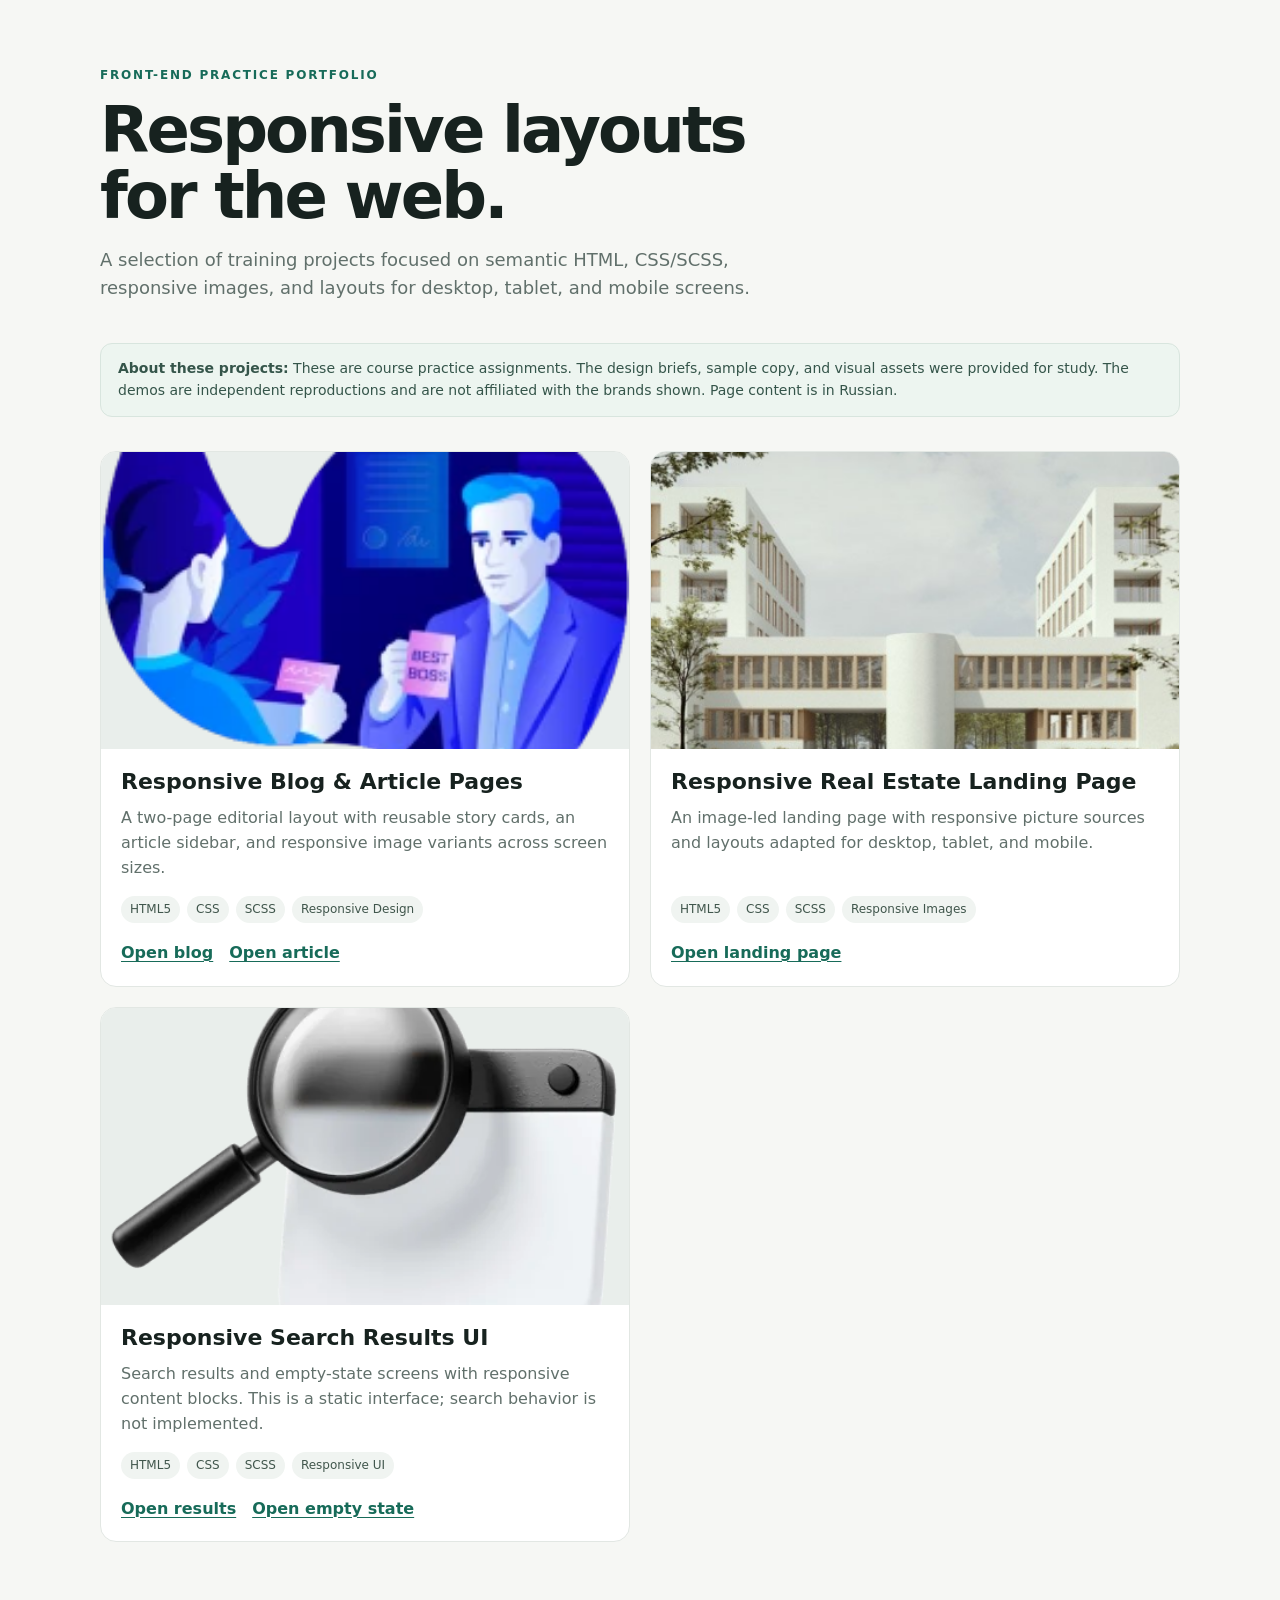
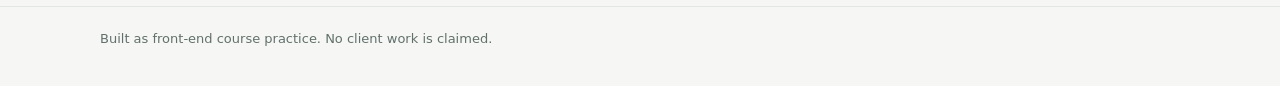
<file: index.html>
<!doctype html>
<html lang="en">
<head>
  <meta charset="utf-8">
  <meta name="viewport" content="width=device-width, initial-scale=1">
  <meta name="description" content="Responsive front-end practice projects built with HTML, CSS, and SCSS.">
  <title>Front-End Practice Portfolio</title>
  <style>
    :root { color-scheme: light; --ink: #17221f; --muted: #61706b; --accent: #176b59; --paper: #f6f7f4; --line: #e2e7e3; }
    * { box-sizing: border-box; }
    body { margin: 0; background: var(--paper); color: var(--ink); font: 16px/1.55 system-ui, -apple-system, BlinkMacSystemFont, "Segoe UI", sans-serif; }
    .wrap { width: min(1080px, calc(100% - 40px)); margin: 0 auto; }
    header { padding: 66px 0 42px; }
    .eyebrow { color: var(--accent); font-size: 12px; font-weight: 750; letter-spacing: .15em; text-transform: uppercase; }
    h1 { max-width: 740px; margin: 12px 0; font-size: clamp(36px, 7vw, 64px); line-height: 1.04; letter-spacing: -.045em; }
    .intro { max-width: 650px; margin: 16px 0 0; color: var(--muted); font-size: 18px; }
    .notice { margin: 0 0 34px; padding: 14px 17px; border: 1px solid #d8e5de; border-radius: 12px; background: #edf5f0; color: #35554a; font-size: 14px; }
    .grid { display: grid; grid-template-columns: repeat(2, minmax(0, 1fr)); gap: 20px; padding-bottom: 64px; }
    .card { overflow: hidden; border: 1px solid var(--line); border-radius: 16px; background: #fff; }
    .card img { display: block; width: 100%; aspect-ratio: 16 / 9; object-fit: cover; background: #e9eeeb; }
    .card-body { padding: 20px; }
    .card h2 { margin: 0; font-size: 22px; line-height: 1.2; }
    .card p { min-height: 76px; margin: 11px 0 14px; color: var(--muted); }
    .tags { display: flex; flex-wrap: wrap; gap: 7px; margin: 0 0 18px; padding: 0; list-style: none; }
    .tags li { padding: 4px 9px; border-radius: 999px; background: #f0f4f1; color: #40564c; font-size: 12px; }
    .links { display: flex; flex-wrap: wrap; gap: 16px; }
    a { color: var(--accent); font-weight: 700; text-decoration-thickness: 1px; text-underline-offset: 3px; }
    footer { padding: 22px 0 36px; border-top: 1px solid var(--line); color: var(--muted); font-size: 13px; }
    @media (max-width: 700px) { header { padding-top: 42px; } .grid { grid-template-columns: 1fr; } .card p { min-height: auto; } }
  </style>
</head>
<body>
  <header class="wrap">
    <div class="eyebrow">Front-end practice portfolio</div>
    <h1>Responsive layouts for the web.</h1>
    <p class="intro">A selection of training projects focused on semantic HTML, CSS/SCSS, responsive images, and layouts for desktop, tablet, and mobile screens.</p>
  </header>
  <main class="wrap">
    <p class="notice"><strong>About these projects:</strong> These are course practice assignments. The design briefs, sample copy, and visual assets were provided for study. The demos are independent reproductions and are not affiliated with the brands shown. Page content is in Russian.</p>
    <section class="grid" aria-label="Selected projects">
      <article class="card">
        <img src="responsive-blog/images/blog-img-1.webp" alt="Preview of a responsive editorial blog page">
        <div class="card-body">
          <h2>Responsive Blog &amp; Article Pages</h2>
          <p>A two-page editorial layout with reusable story cards, an article sidebar, and responsive image variants across screen sizes.</p>
          <ul class="tags"><li>HTML5</li><li>CSS</li><li>SCSS</li><li>Responsive Design</li></ul>
          <div class="links"><a href="responsive-blog/blog.html">Open blog</a><a href="responsive-blog/article.html">Open article</a></div>
        </div>
      </article>
      <article class="card">
        <img src="real-estate/images/france-seafront-left.png" alt="Preview image from a real estate landing page exercise">
        <div class="card-body">
          <h2>Responsive Real Estate Landing Page</h2>
          <p>An image-led landing page with responsive picture sources and layouts adapted for desktop, tablet, and mobile.</p>
          <ul class="tags"><li>HTML5</li><li>CSS</li><li>SCSS</li><li>Responsive Images</li></ul>
          <div class="links"><a href="real-estate/landing.html">Open landing page</a></div>
        </div>
      </article>
      <article class="card">
        <img src="search-interface/images/search-empty.png" alt="Preview image from a search empty-state exercise">
        <div class="card-body">
          <h2>Responsive Search Results UI</h2>
          <p>Search results and empty-state screens with responsive content blocks. This is a static interface; search behavior is not implemented.</p>
          <ul class="tags"><li>HTML5</li><li>CSS</li><li>SCSS</li><li>Responsive UI</li></ul>
          <div class="links"><a href="search-interface/search-results.html">Open results</a><a href="search-interface/search-results-empty.html">Open empty state</a></div>
        </div>
      </article>
    </section>
  </main>
  <footer><div class="wrap">Built as front-end course practice. No client work is claimed.</div></footer>
</body>
</html>
</file>
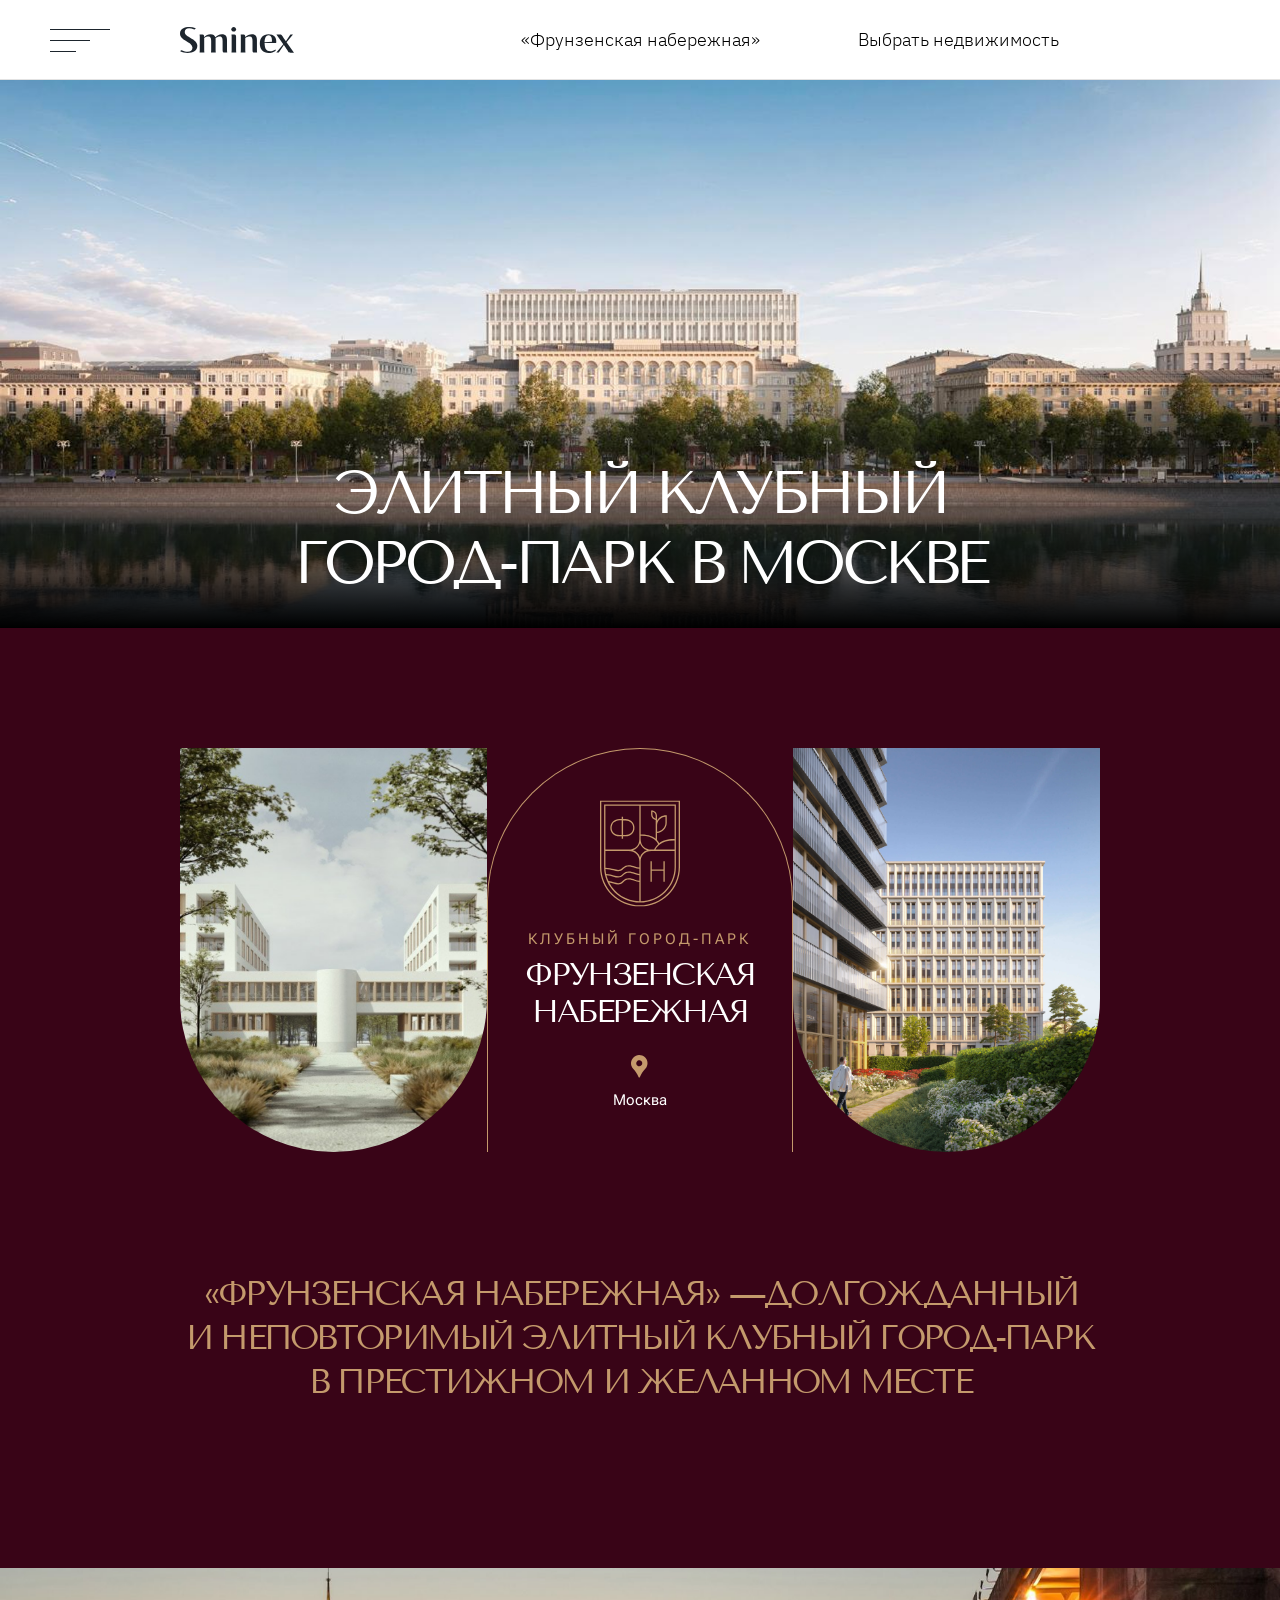
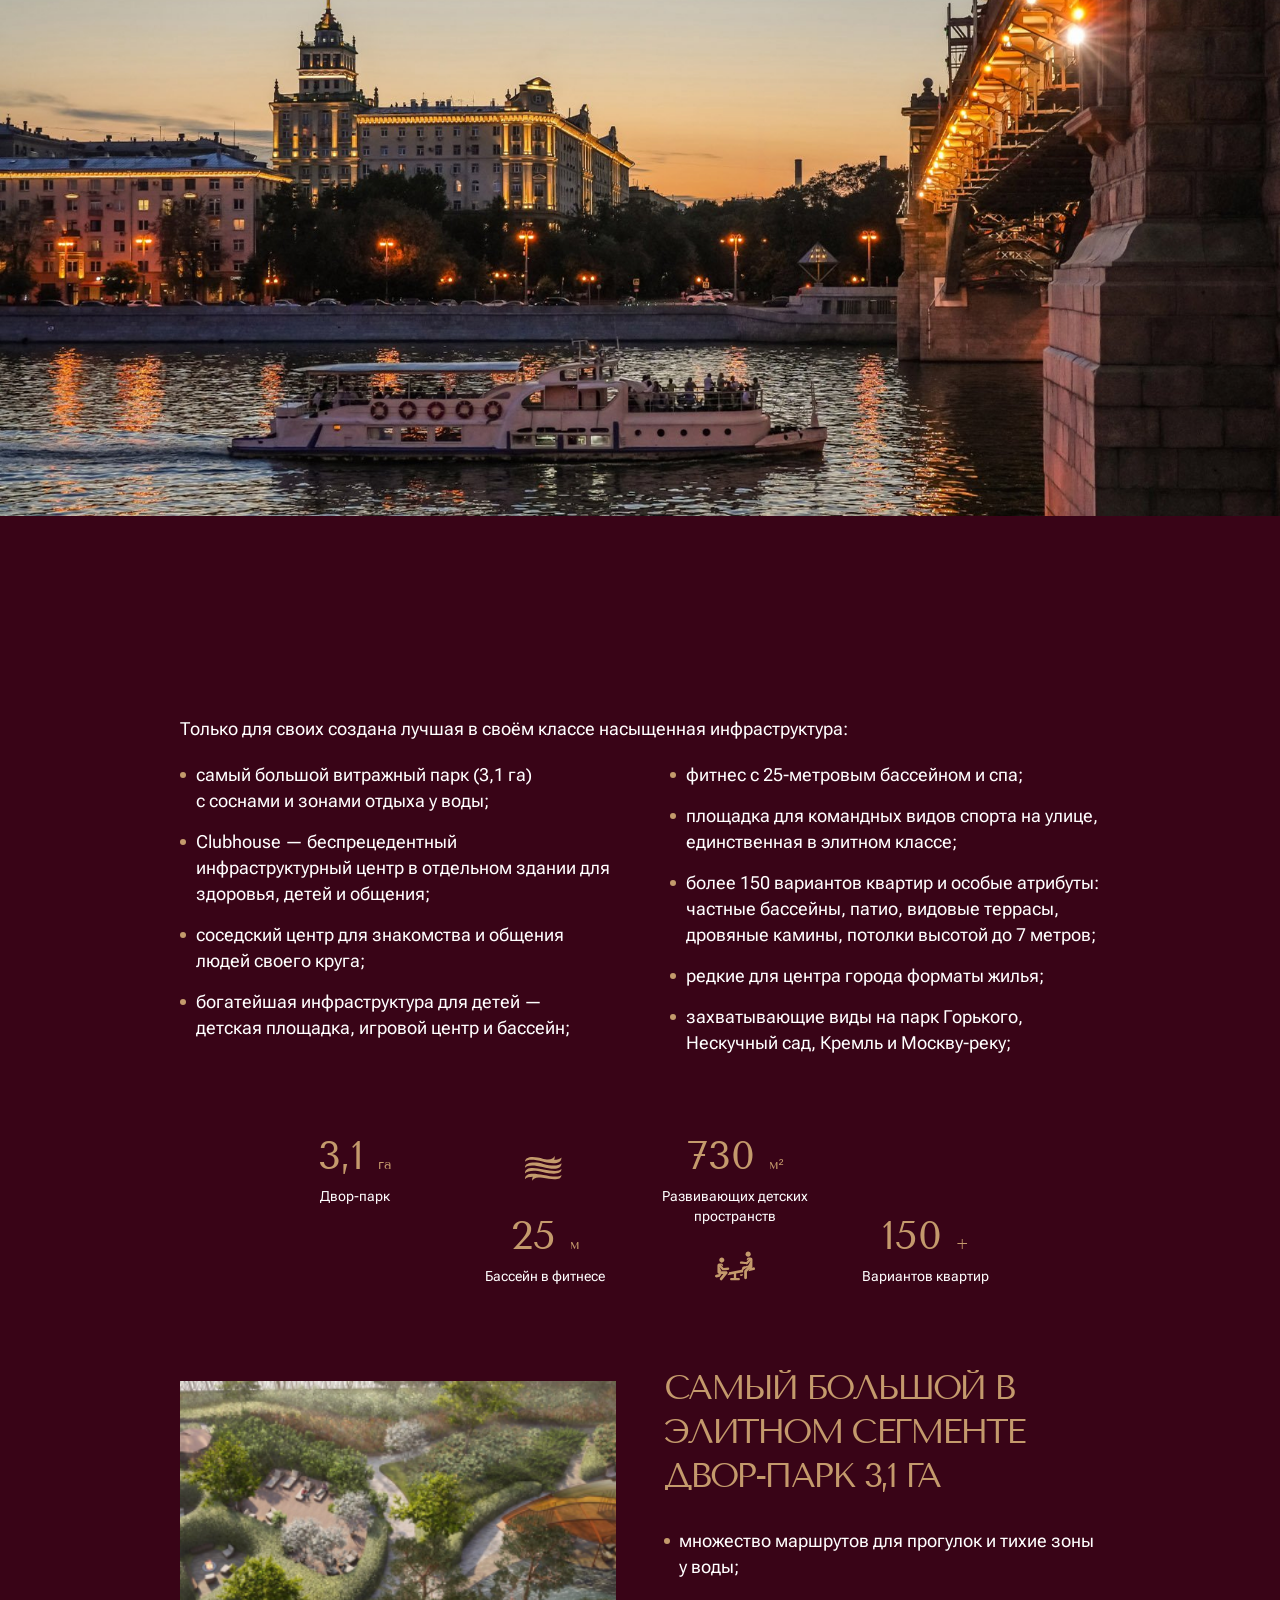
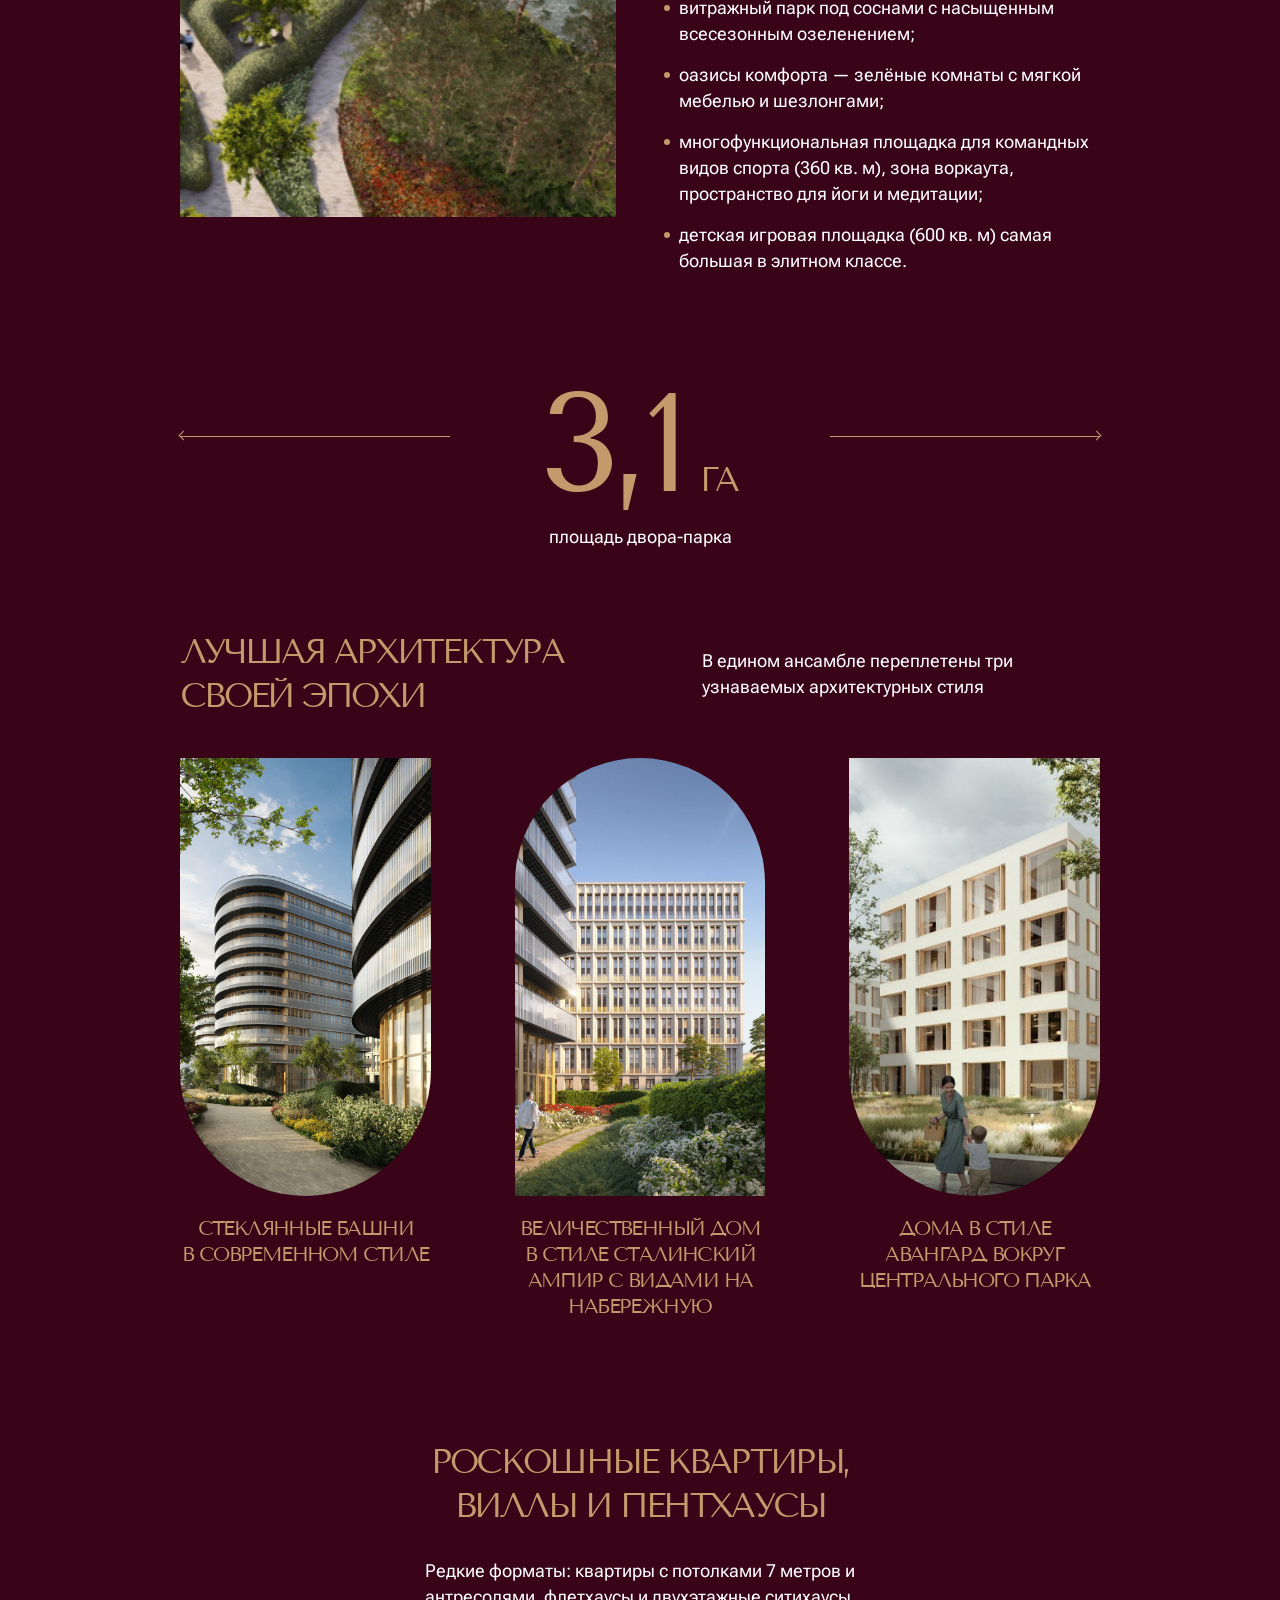
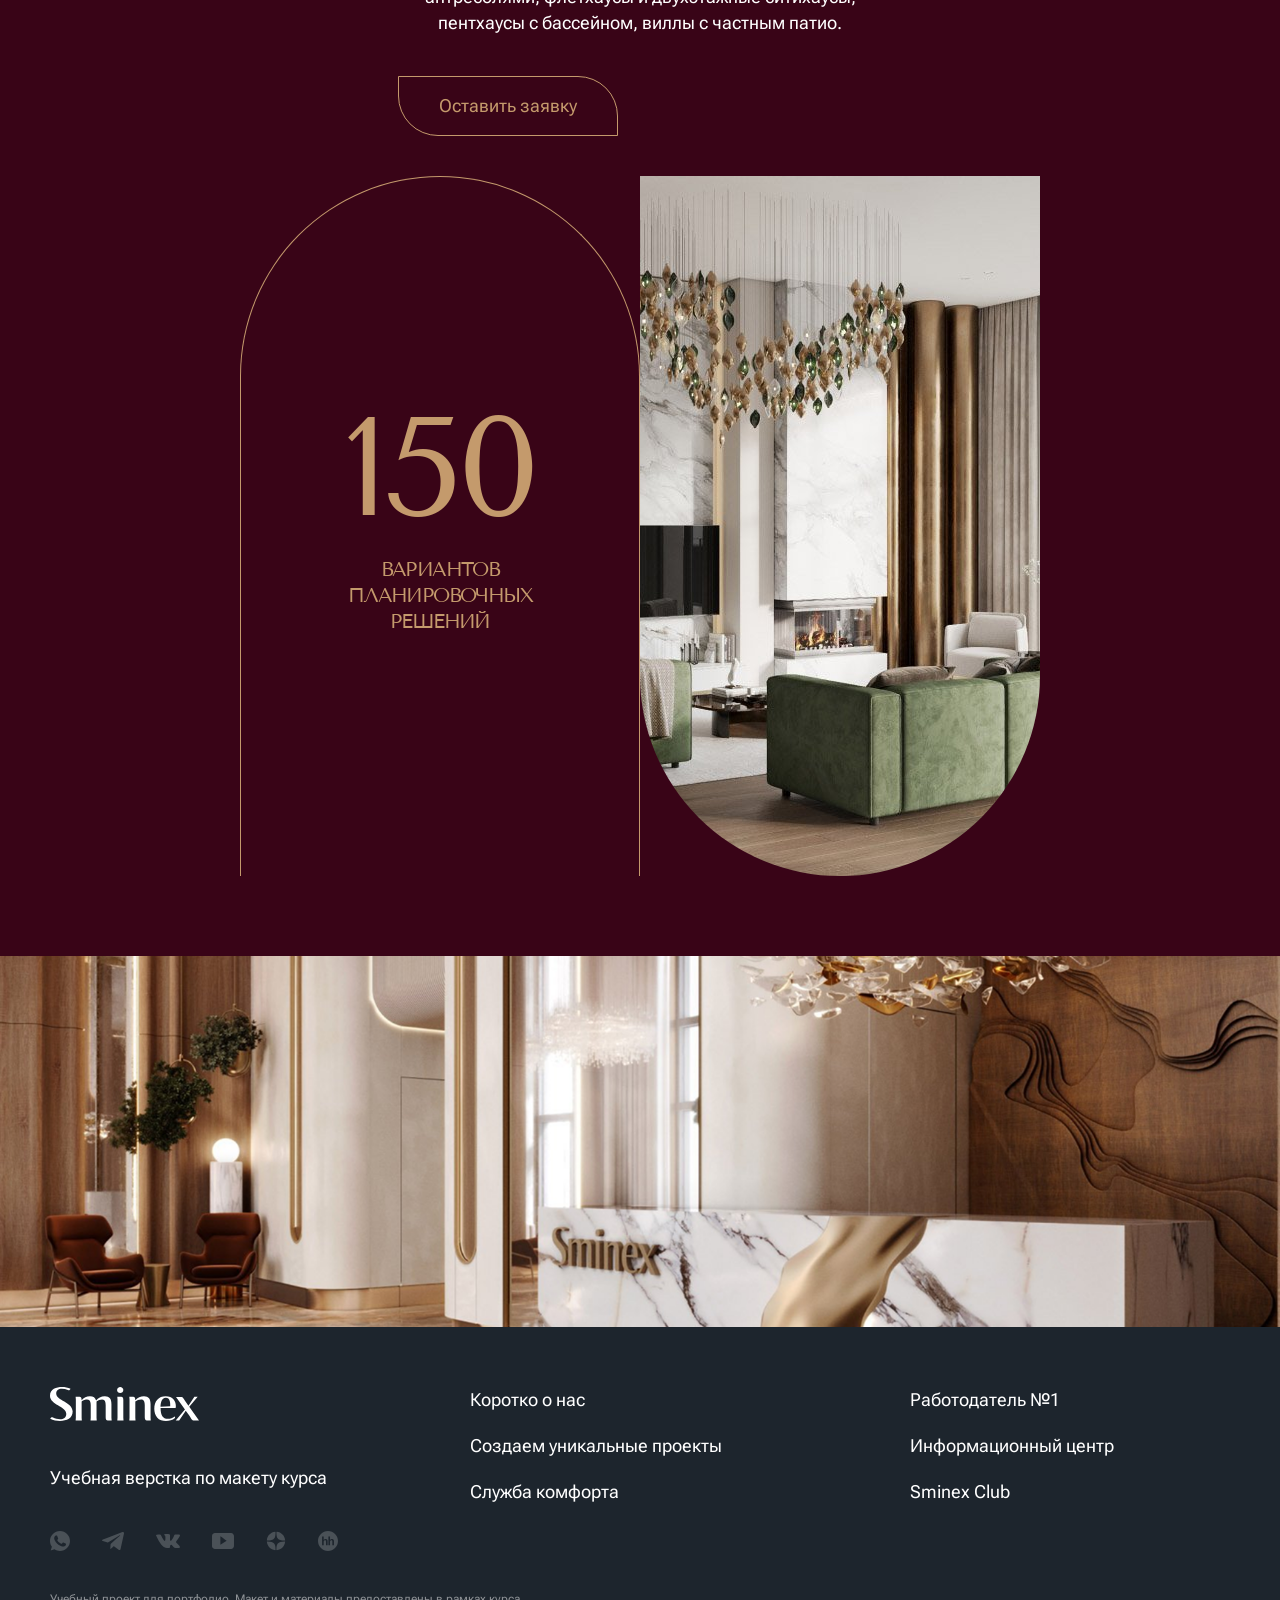
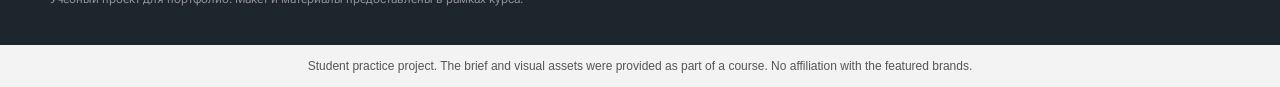
<file: real-estate/landing.html>
<!DOCTYPE html>
<html lang="ru">

<head>
  <meta charset="UTF-8">
  <meta name="viewport" content="width=device-width, initial-scale=1.0">
  <meta http-equiv="X-UA-Compatible" content="ie=edge">
  <link rel="stylesheet" href="css/style.css">
  <title>Responsive Real Estate Landing Page | Practice Portfolio</title>
</head>

<body>
  <header class="header">
    <div class="container">
      <div class="header__content">
        <div class="header__left-col">
          <button class="header__menu" type="button" aria-label="Переключатель меню">
            <svg class="header__menu-icon" width="60" height="23" aria-hidden="true">
              <use xlink:href="images/sprite.svg#icon-menu"></use>
            </svg>
          </button>
          <a class="header__logo-link" href="#" aria-label="Переход на главную страницу">
            <svg class="header__logo" width="114" height="26" aria-hidden="true">
              <use xlink:href="images/sprite.svg#icon-header-logo"></use>
            </svg>
          </a>
        </div>
        <span class="header__page">«Фрунзенская набережная»</span>
        <div class="header__right-col">
          <a class="header__link" href="#">Выбрать недвижимость</a>
          <span class="header__phone" aria-label="Учебный проект"><span class="header__phone-text">Учебная работа</span></span>
        </div>
      </div>
    </div>
  </header>
  <main>
    <section class="hero">
      <div class="container">
        <h1 class="hero__title">Элитный клубный город-парк в москве</h1>
      </div>
    </section>
    <section class="project-intro">
  <div class="container">
    <div class="project-intro__wrapper">
      <div class="project-intro__media">
        <picture class="project-intro__picture">
          <source media="(max-width: 767px)" srcset="images/france-seafront-left-mobile.png">
          <img class="project-intro__image" src="images/france-seafront-left.png" width="456" height="600" alt="Архитектура клубного города-парка">
        </picture>
      </div>
      <div class="project-intro__content">
        <svg class="project-intro__blazon" width="110" height="146" viewBox="0 0 110 146" aria-hidden="true">
          <use xlink:href="images/sprite.svg#icon-blazon" width="110" height="146"></use>
        </svg>
          <p class="project-intro__caption">Клубный город-парк</p>
          <h2 class="project-intro__title">Фрунзенская<br>набережная</h2>
          <div class="project-intro__location">
          <svg class="project-intro__location-icon" width="17" height="23" aria-hidden="true">
            <use xlink:href="images/sprite.svg#icon-location"></use>
        </svg>
          <span class="project-intro__address">Москва</span>
        </div>
      </div>
      <div class="project-intro__media project-intro__media--right">
        <img class="project-intro__image" src="images/france-seafront-right.png" width="456" height="600" alt="Территория клубного города-парка">
      </div>
    </div>
    <p class="project-intro__description">&laquo;ФРУНЗЕНСКАЯ НАБЕРЕЖНАЯ&raquo; &mdash;ДОЛГОЖДАННЫЙ И&nbsp;НЕПОВТОРИМЫЙ ЭЛИТНЫЙ КЛУБНЫЙ ГОРОД-ПАРК В&nbsp;ПРЕСТИЖНОМ И&nbsp;ЖЕЛАННОМ МЕСТЕ</p>
    </div>
    <div class="project-intro__panorama">
      <picture class="project-intro__panorama-picture">
        <source media="(max-width: 767px)" srcset="images/yacht-river-mobile.png">
        <source media="(max-width: 1023px)" srcset="images/yacht-river-tablet@2x.png 2x">
        <img class="project-intro__panorama-image" src="images/yacht-river.png" width="1728" height="740" alt="Вид на Москву-реку и Фрунзенскую набережную">
      </picture>
    </div>
</section>
    <section class="infrastructure">
      <div class="container">
        <div class="infrastructure__wrapper">
          <div class="infrastructure__content">
            <p class="infrastructure__lead">Только для своих создана лучшая в&nbsp;своём классе насыщенная инфраструктура:</p>
            <div class="infrastructure__lists">
              <ul class="infrastructure__list infrastructure__list--primary">
                <li class="infrastructure__item">самый большой витражный парк (3,1&nbsp;га) с&nbsp;соснами и&nbsp;зонами отдыха у&nbsp;воды;</li>
                <li class="infrastructure__item">Clubhouse&nbsp;&mdash; беспрецедентный инфраструктурный центр в&nbsp;отдельном здании для здоровья, детей и&nbsp;общения;</li>
                <li class="infrastructure__item">соседский центр для знакомства и&nbsp;общения людей своего круга;</li>
                <li class="infrastructure__item">богатейшая инфраструктура для детей&nbsp;&mdash; детская площадка, игровой центр и&nbsp;бассейн;</li>
              </ul>
              <ul class="infrastructure__list infrastructure__list--secondary">
                <li class="infrastructure__item">фитнес с&nbsp;25-метровым бассейном и&nbsp;спа;</li>
                <li class="infrastructure__item">площадка для командных видов спорта на&nbsp;улице, единственная в&nbsp;элитном классе;</li>
                <li class="infrastructure__item">более 150 вариантов квартир и&nbsp;особые атрибуты: частные бассейны, патио, видовые террасы, дровяные камины, потолки высотой до&nbsp;7&nbsp;метров;</li>
                <li class="infrastructure__item">редкие для центра города форматы жилья;</li>
                <li class="infrastructure__item">захватывающие виды на&nbsp;парк Горького, Нескучный сад, Кремль и&nbsp;Москву-реку;</li>
              </ul>
            </div>
          </div>
          <div class="infrastructure__facts">
            <div class="infrastructure__fact infrastructure__fact--park">
              <p class="infrastructure__value">3,1 <span class="infrastructure__unit">га</span></p>
              <p class="infrastructure__label">Двор-парк</p>
            </div>
            <div class="infrastructure__fact infrastructure__fact--pool">
              <svg class="infrastructure__fact-icon infrastructure__fact-icon--waves" width="40" height="40" aria-hidden="true">
                <use xlink:href="images/sprite.svg#icon-waves"></use>
              </svg>
              <p class="infrastructure__value">25 <span class="infrastructure__unit">м</span></p>
              <p class="infrastructure__label">Бассейн в фитнесе</p>
            </div>
            <div class="infrastructure__fact infrastructure__fact--children">
              <p class="infrastructure__value">730 <span class="infrastructure__unit">м²</span></p>
              <p class="infrastructure__label">Развивающих детских<br>пространств</p>
              <svg class="infrastructure__fact-icon infrastructure__fact-icon--playground" width="40" height="40" aria-hidden="true">
                <use xlink:href="images/sprite.svg#icon-playground"></use>
              </svg>
            </div>
            <div class="infrastructure__fact infrastructure__fact--apartments">
              <p class="infrastructure__value">150 <span class="infrastructure__unit">+</span></p>
              <p class="infrastructure__label">Вариантов квартир</p>
            </div>
          </div>
        </div>
      </div>
    </section>
    <section class="courtyard">
      <div class="container">
        <div class="courtyard__wrapper">
          <div class="courtyard__media">
            <picture class="courtyard__picture">
              <source media="(max-width: 767px)" srcset="images/city-park-mobile.png">
              <img class="courtyard__image" src="images/city-park.png" width="700" height="700" alt="Двор-парк с прогулочными маршрутами и зонами отдыха">
            </picture>
          </div>
          <div class="courtyard__content">
            <h2 class="courtyard__title">Самый большой в элитном сегменте двор-парк 3,1&nbsp;га</h2>
            <ul class="courtyard__list">
              <li class="courtyard__item">множество маршрутов для прогулок и&nbsp;тихие зоны у&nbsp;воды;</li>
              <li class="courtyard__item">витражный парк под соснами с&nbsp;насыщенным всесезонным озеленением;</li>
              <li class="courtyard__item">оазисы комфорта — зелёные комнаты с мягкой мебелью и шезлонгами;</li>
              <li class="courtyard__item">многофункциональная площадка для командных видов спорта (360&nbsp;кв.&nbsp;м), зона воркаута, пространство для йоги и&nbsp;медитации;</li>
              <li class="courtyard__item">детская игровая площадка (600&nbsp;кв.&nbsp;м) самая большая в&nbsp;элитном классе.</li>
            </ul>
          </div>
        </div>
        <div class="courtyard__stat">
          <span class="courtyard__stat-line courtyard__stat-line--left" aria-hidden="true"></span>
          <div class="courtyard__stat-value">
            <span class="courtyard__stat-number">3,1</span>
            <span class="courtyard__stat-unit">ГА</span>
          </div>
          <p class="courtyard__stat-label">площадь двора-парка</p>
          <span class="courtyard__stat-line courtyard__stat-line--right" aria-hidden="true"></span>
        </div>
      </div>
    </section>
    <section class="architecture">
      <div class="container">
        <div class="architecture__header">
          <h2 class="architecture__title">Лучшая архитектура своей эпохи</h2>
          <p class="architecture__description">В едином ансамбле переплетены три узнаваемых архитектурных стиля</p>
        </div>
        <div class="architecture__list">
          <figure class="architecture__item">
            <div class="architecture__media architecture__media--bottom-rounded">
              <picture class="architecture__picture">
                <source media="(max-width: 767px)" srcset="images/glass-towers-mobile.png">
                <source media="(max-width: 1023px)" srcset="images/glass-towers-tablet@2x.png 2x">
                <img class="architecture__image" src="images/glass-towers.png" width="400" height="700" alt="Стеклянные башни в современном стиле">
              </picture>
            </div>
            <figcaption class="architecture__caption">Стеклянные башни<br>в современном стиле</figcaption>
          </figure>
          <figure class="architecture__item">
            <div class="architecture__media architecture__media--top-rounded">
              <picture class="architecture__picture">
                <source media="(max-width: 767px)" srcset="images/stalin-view-mobile.png">
                <source media="(max-width: 1023px)" srcset="images/stalin-view-tablet@2x.png 2x">
                <img class="architecture__image" src="images/stalin-view.png" width="400" height="700" alt="Дом в стиле сталинский ампир с видом на набережную">
              </picture>
            </div>
            <figcaption class="architecture__caption">Величественный дом в стиле сталинский ампир с видами на набережную</figcaption>
          </figure>
          <figure class="architecture__item">
            <div class="architecture__media architecture__media--bottom-rounded">
              <picture class="architecture__picture">
                <source media="(max-width: 767px)" srcset="images/homestyle-avangard-mobile.png">
                <source media="(max-width: 1023px)" srcset="images/homestyle-avangard-tablet@2x.png 2x">
                <img class="architecture__image" src="images/homestyle-avangard.png" width="400" height="700" alt="Дом в стиле авангард вокруг центрального парка">
              </picture>
            </div>
            <figcaption class="architecture__caption">Дома в стиле авангард вокруг центрального парка</figcaption>
          </figure>
        </div>
      </div>
    </section>
    <section class="apartments">
      <div class="container">
        <div class="apartments__wrapper">
          <div class="apartments__content">
            <h2 class="apartments__title">Роскошные квартиры, виллы и пентхаусы</h2>
            <p class="apartments__description">Редкие форматы: квартиры с потолками 7 метров и антресолями, флетхаусы и двухэтажные ситихаусы, пентхаусы с бассейном, виллы с частным патио.</p>
            <a class="apartments__button" href="#">Оставить заявку</a>
          </div>
          <div class="apartments__feature">
            <p class="apartments__value">150</p>
            <p class="apartments__label">Вариантов планировочных решений</p>
          </div>
          <div class="apartments__media">
            <picture class="apartments__picture">
              <source media="(max-width: 767px)" srcset="images/luxurious-apartments-mobile.png">
              <source media="(max-width: 1023px)" srcset="images/luxurious-apartments-tablet@2x.png 2x">
              <img class="apartments__image" src="images/luxurious-apartments.png" width="400" height="700" alt="Интерьер роскошной квартиры">
            </picture>
          </div>
        </div>
      </div>
    </section>
    <section class="reception" aria-label="Ресепшен клубного города-парка">
      <picture class="reception__picture">
        <source media="(max-width: 767px)" srcset="images/reception-mobile.png">
        <source media="(max-width: 1023px)" srcset="images/reception-tablet@2x.png 2x">
        <img class="reception__image" src="images/reception.png" width="1728" height="500" alt="Ресепшен клубного города-парка">
      </picture>
    </section>
  </main>
  <footer class="footer">
    <div class="container">
      <div class="footer__wrapper">
        <div class="footer__left">
          <a href="#" class="footer__logo-link" aria-label="Переход на главную страницу">
            <svg width="149" height="34" aria-hidden="true">
              <use xlink:href="images/sprite.svg#icon-header-logo"></use>
            </svg>
          </a>
          <div class="footer__contacts"><span class="footer__link">Учебная верстка по макету курса</span></div>
          <ul class="footer__social socials">
            <li class="socials__item">
              <a class="socials__link" href="#" aria-label="Ссылка на whatsapp">
                <svg width="20" height="20" aria-hidden="true">
                  <use xlink:href="images/sprite.svg#icon-whatsapp"></use>
                </svg>
              </a>
            </li>
            <li class="socials__item">
              <a class="socials__link" href="#" aria-label="Ссылка на Телеграм">
                <svg width="22" height="18" aria-hidden="true">
                  <use xlink:href="images/sprite.svg#icon-tg"></use>
                </svg>
              </a>
            </li>
            <li class="socials__item">
              <a class="socials__link" href="#" aria-label="Ссылка на ВКонтакте">
                <svg width="24" height="14" aria-hidden="true">
                  <use xlink:href="images/sprite.svg#icon-vk"></use>
                </svg>
              </a>
            </li>
            <li class="socials__item">
              <a class="socials__link" href="#" aria-label="Ссылка на youtube">
                <svg width="22" height="16" aria-hidden="true">
                  <use xlink:href="images/sprite.svg#icon-youtube"></use>
                </svg>
              </a>
            </li>
            <li class="socials__item">
              <a class="socials__link" href="#" aria-label="Ссылка на Дзен">
                <svg width="20" height="20" aria-hidden="true">
                  <use xlink:href="images/sprite.svg#icon-dzen"></use>
                </svg>
              </a>
            </li>
            <li class="socials__item">
              <a class="socials__link" href="#" aria-label="Ссылка на HH">
                <svg width="20" height="20" aria-hidden="true">
                  <use xlink:href="images/sprite.svg#icon-hh"></use>
                </svg>
              </a>
            </li>
          </ul>
        </div>
        <div class="footer__right">
          <ul class="footer__link-list">
            <li class="footer__link-item">
              <a class="footer__link" href="#">Коротко о нас</a>
            </li>
            <li class="footer__link-item">
              <a class="footer__link" href="#">Работодатель №1</a>
            </li>
            <li class="footer__link-item">
              <a class="footer__link" href="#">Создаем уникальные проекты</a>
            </li>
            <li class="footer__link-item">
              <a class="footer__link" href="#">Информационный центр</a>
            </li>
            <li class="footer__link-item">
              <a class="footer__link" href="#">Служба комфорта</a>
            </li>
            <li class="footer__link-item">
              <a class="footer__link" href="#">Sminex Club</a>
            </li>
          </ul>
        </div>
      </div>
      <p class="footer__copyright">Учебный проект для портфолио. Макет и материалы предоставлены в рамках курса.</p>
    </div>
  </footer>
  <aside class="portfolio-disclosure" lang="en">Student practice project. The brief and visual assets were provided as part of a course. No affiliation with the featured brands.</aside>
</body>

</html>
</file>
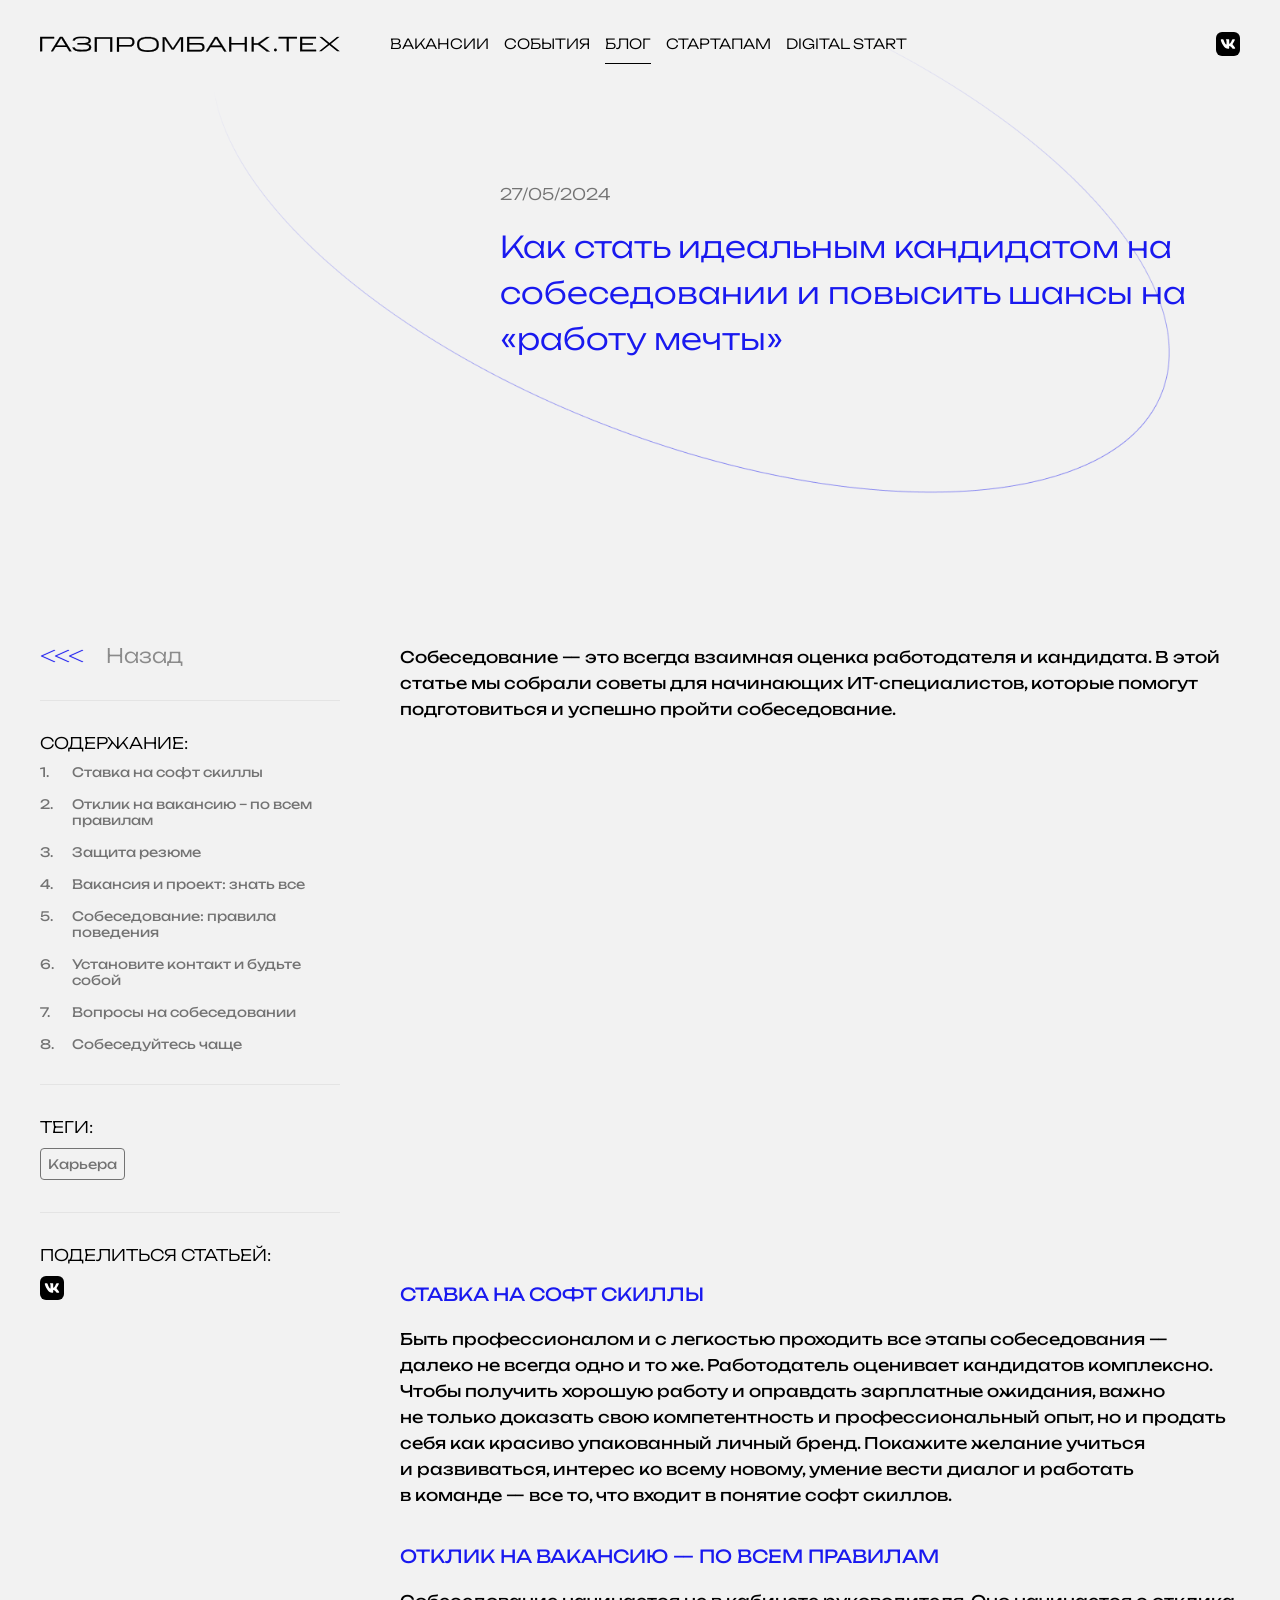
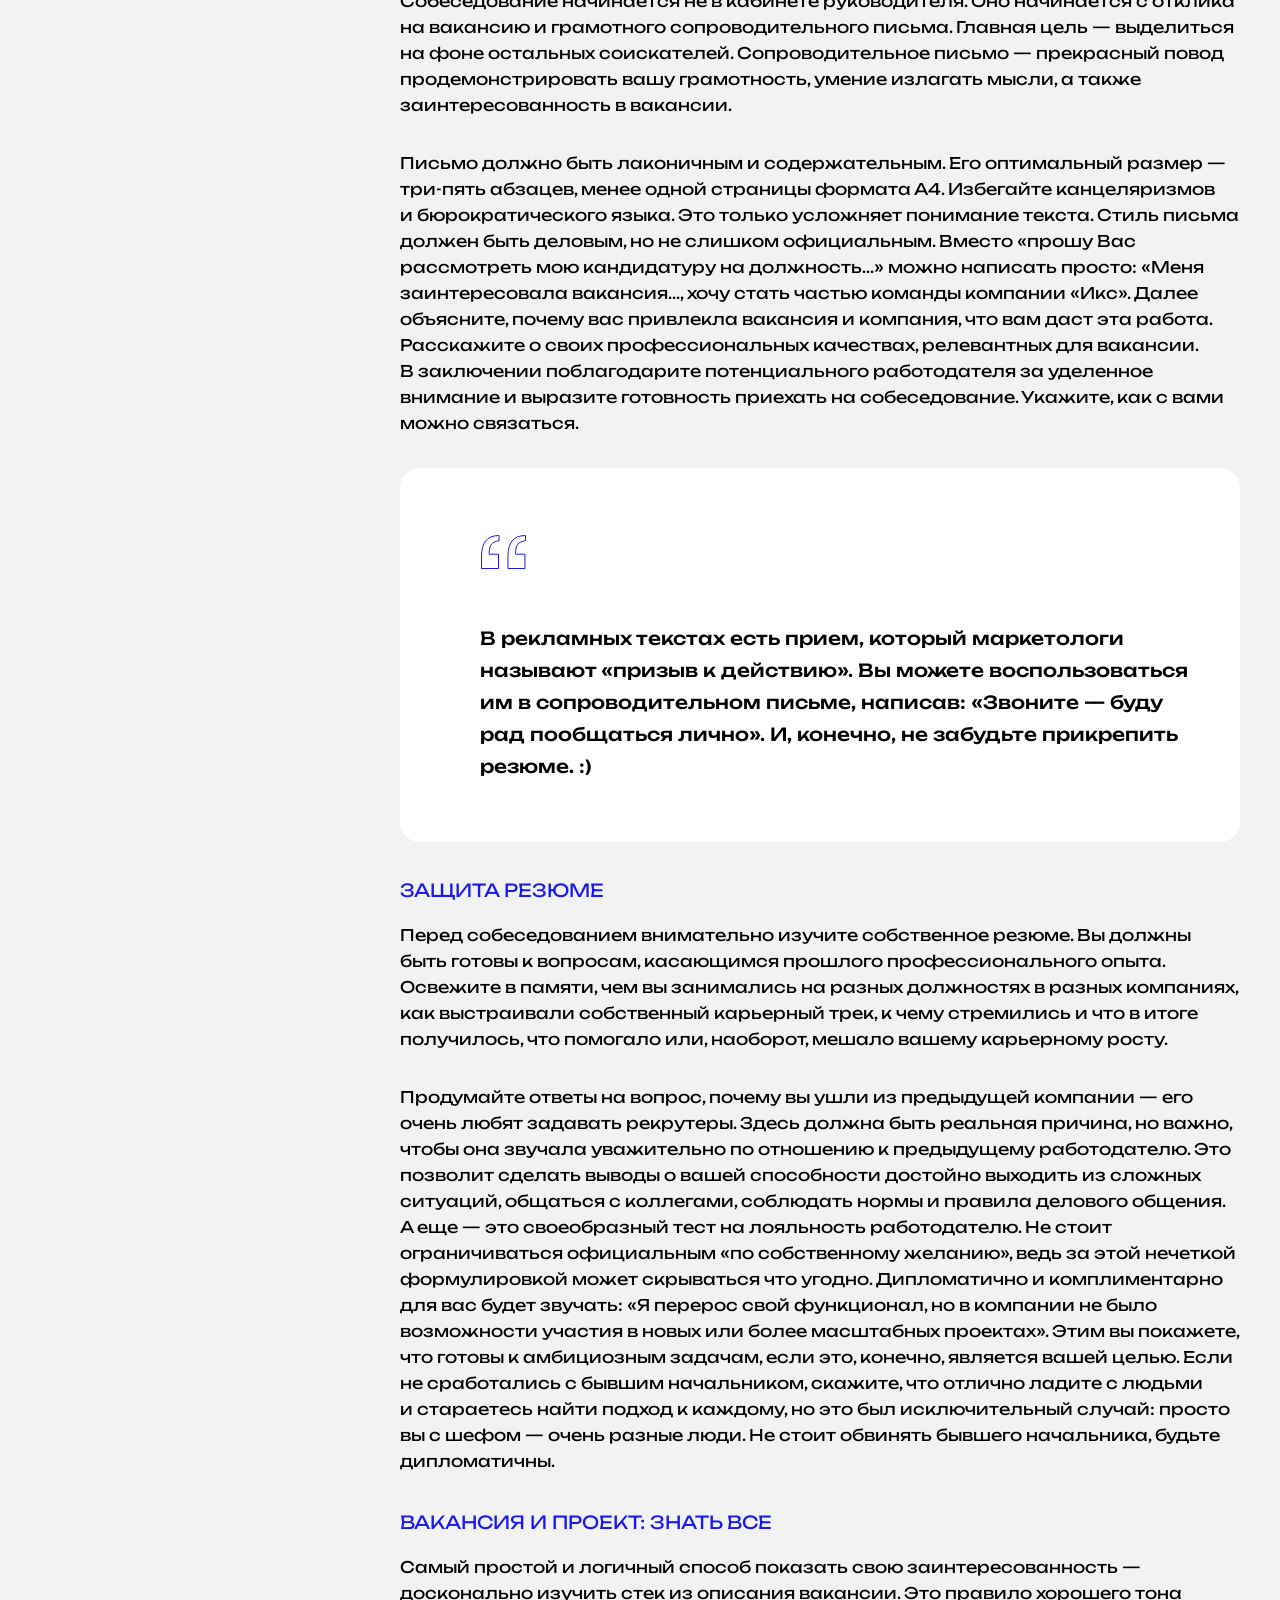
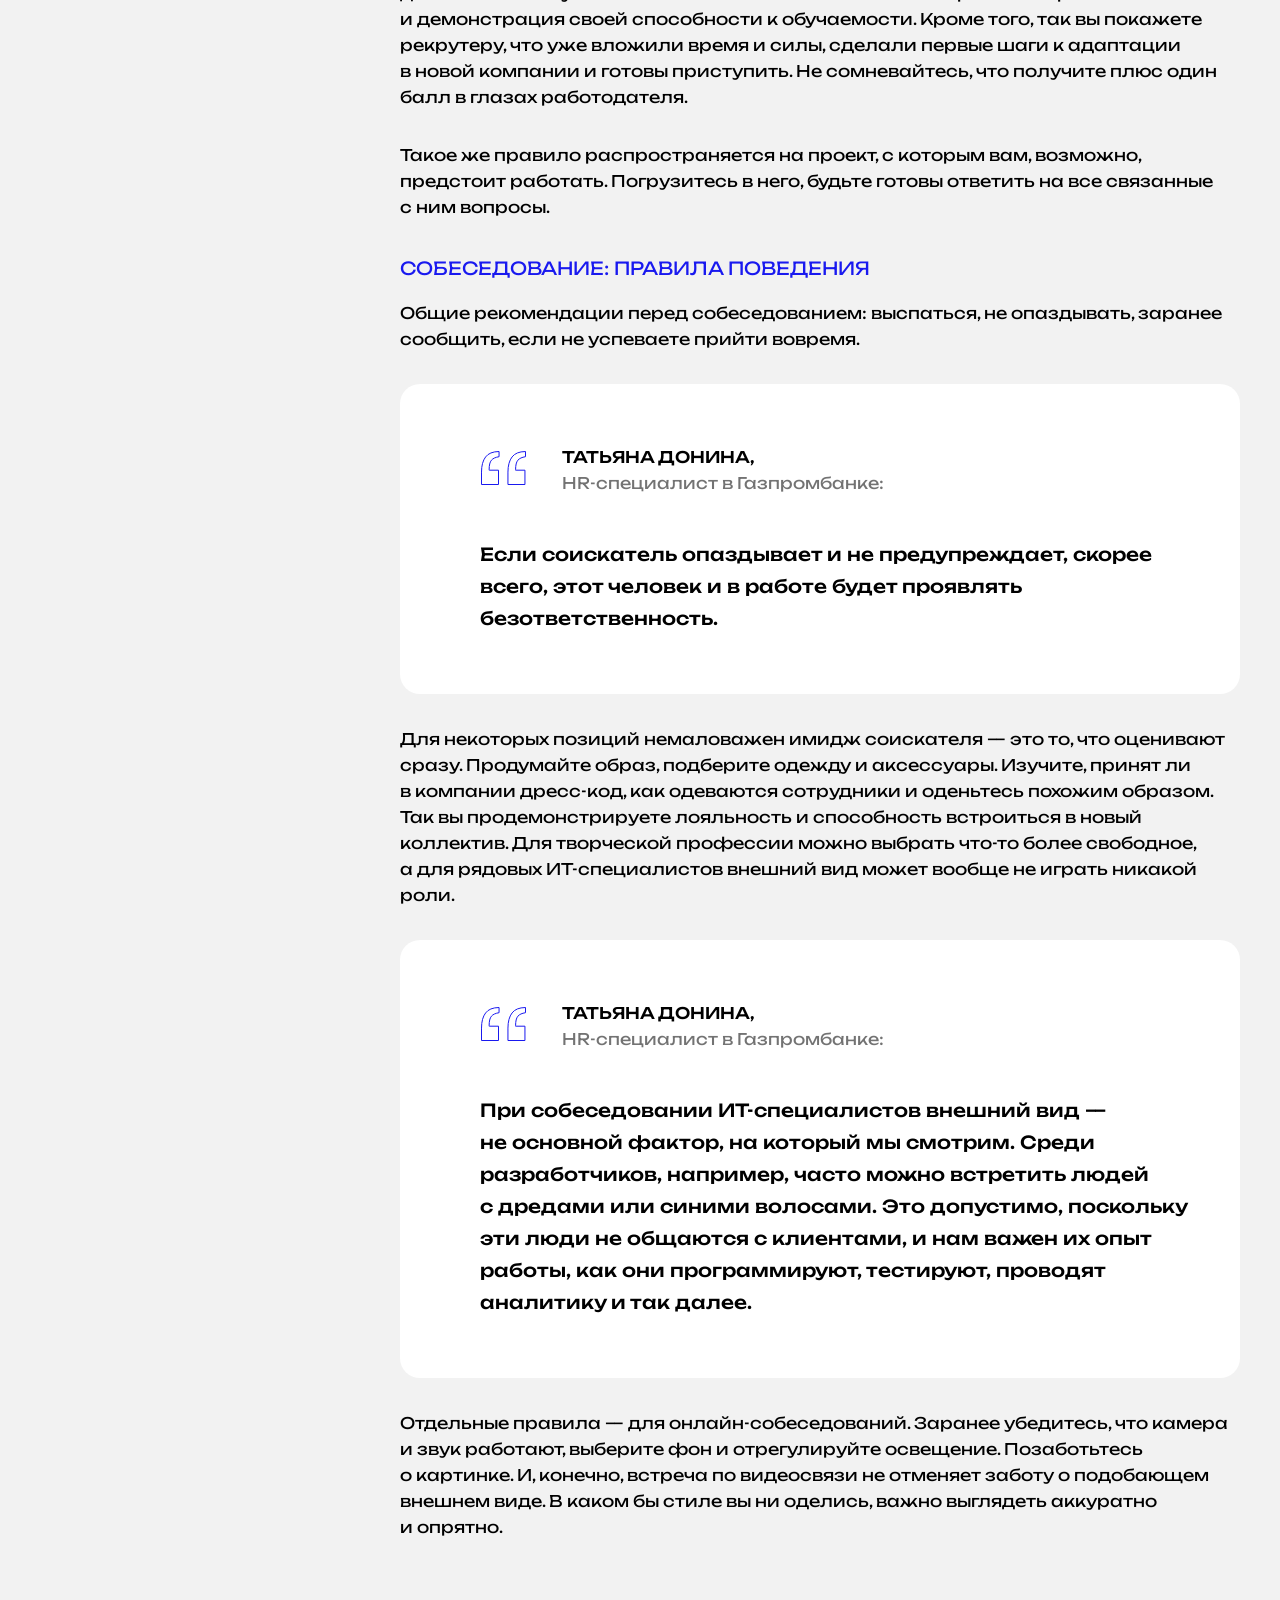
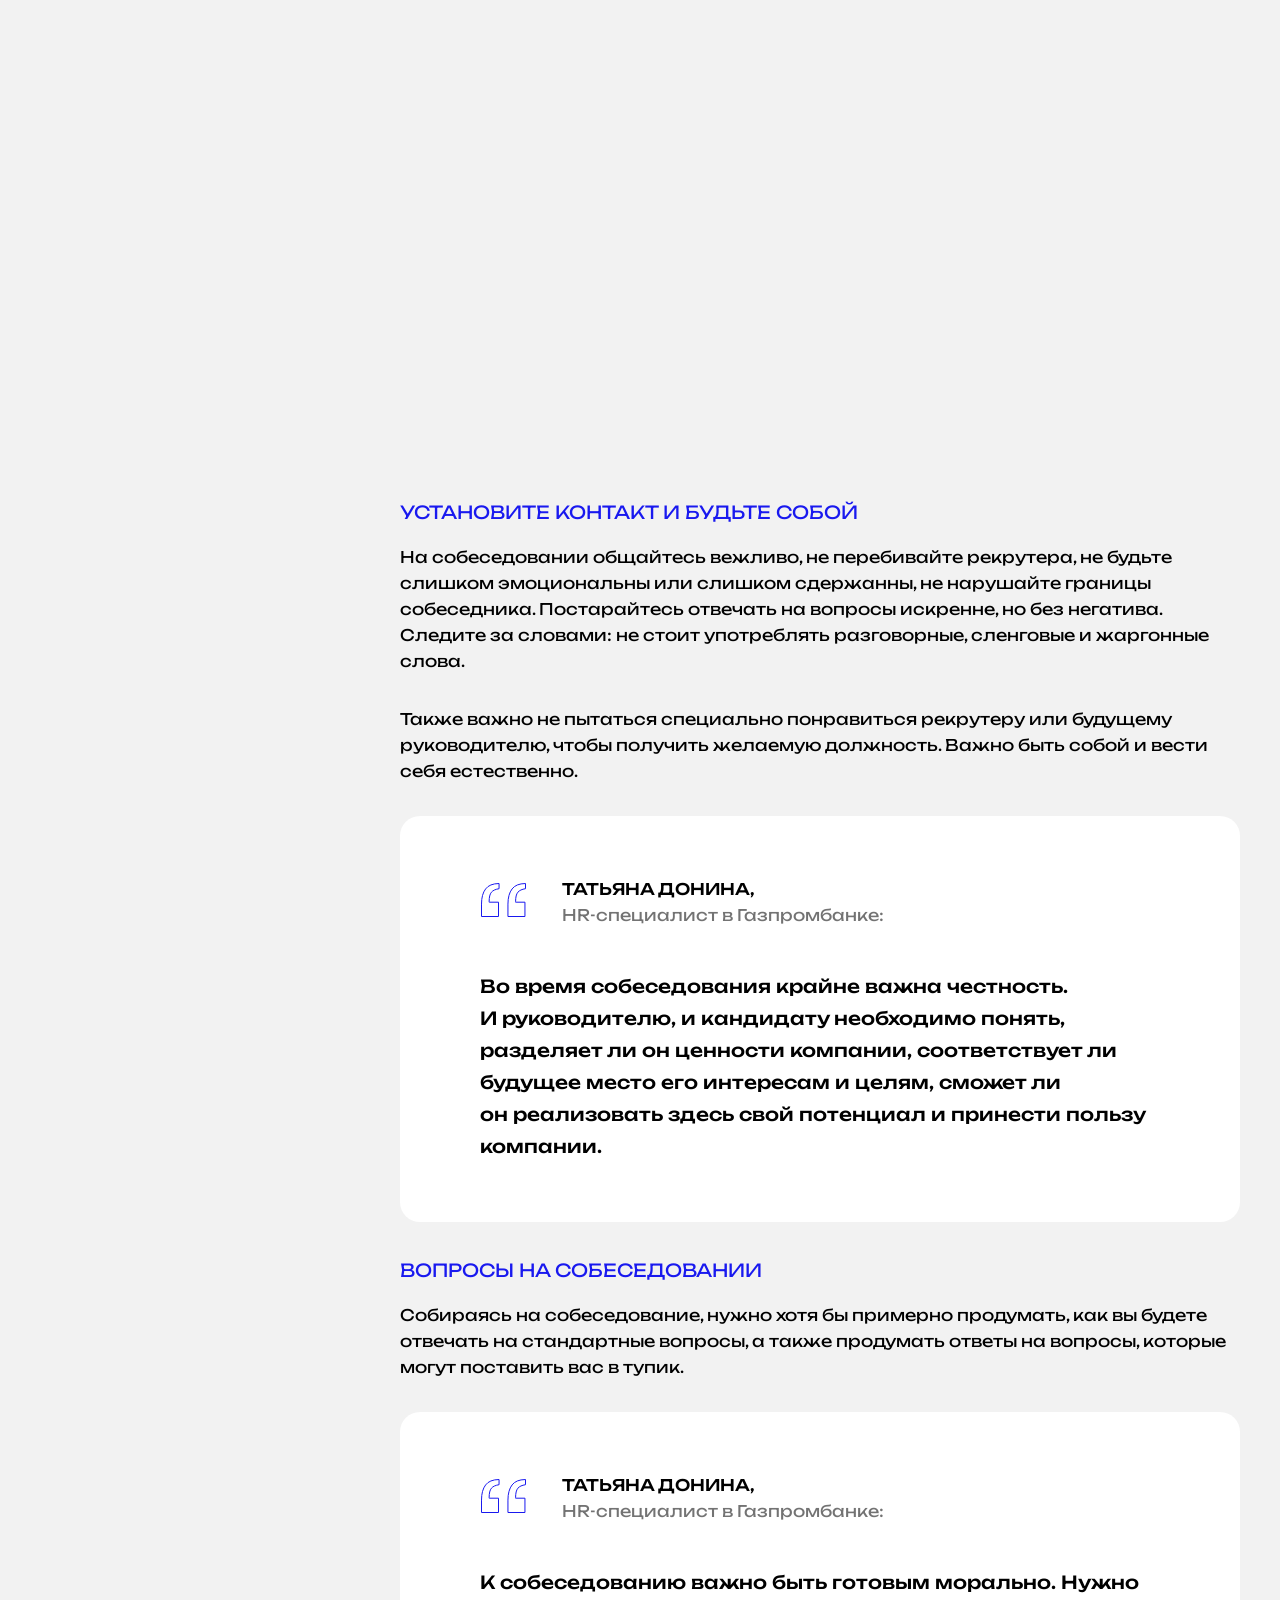
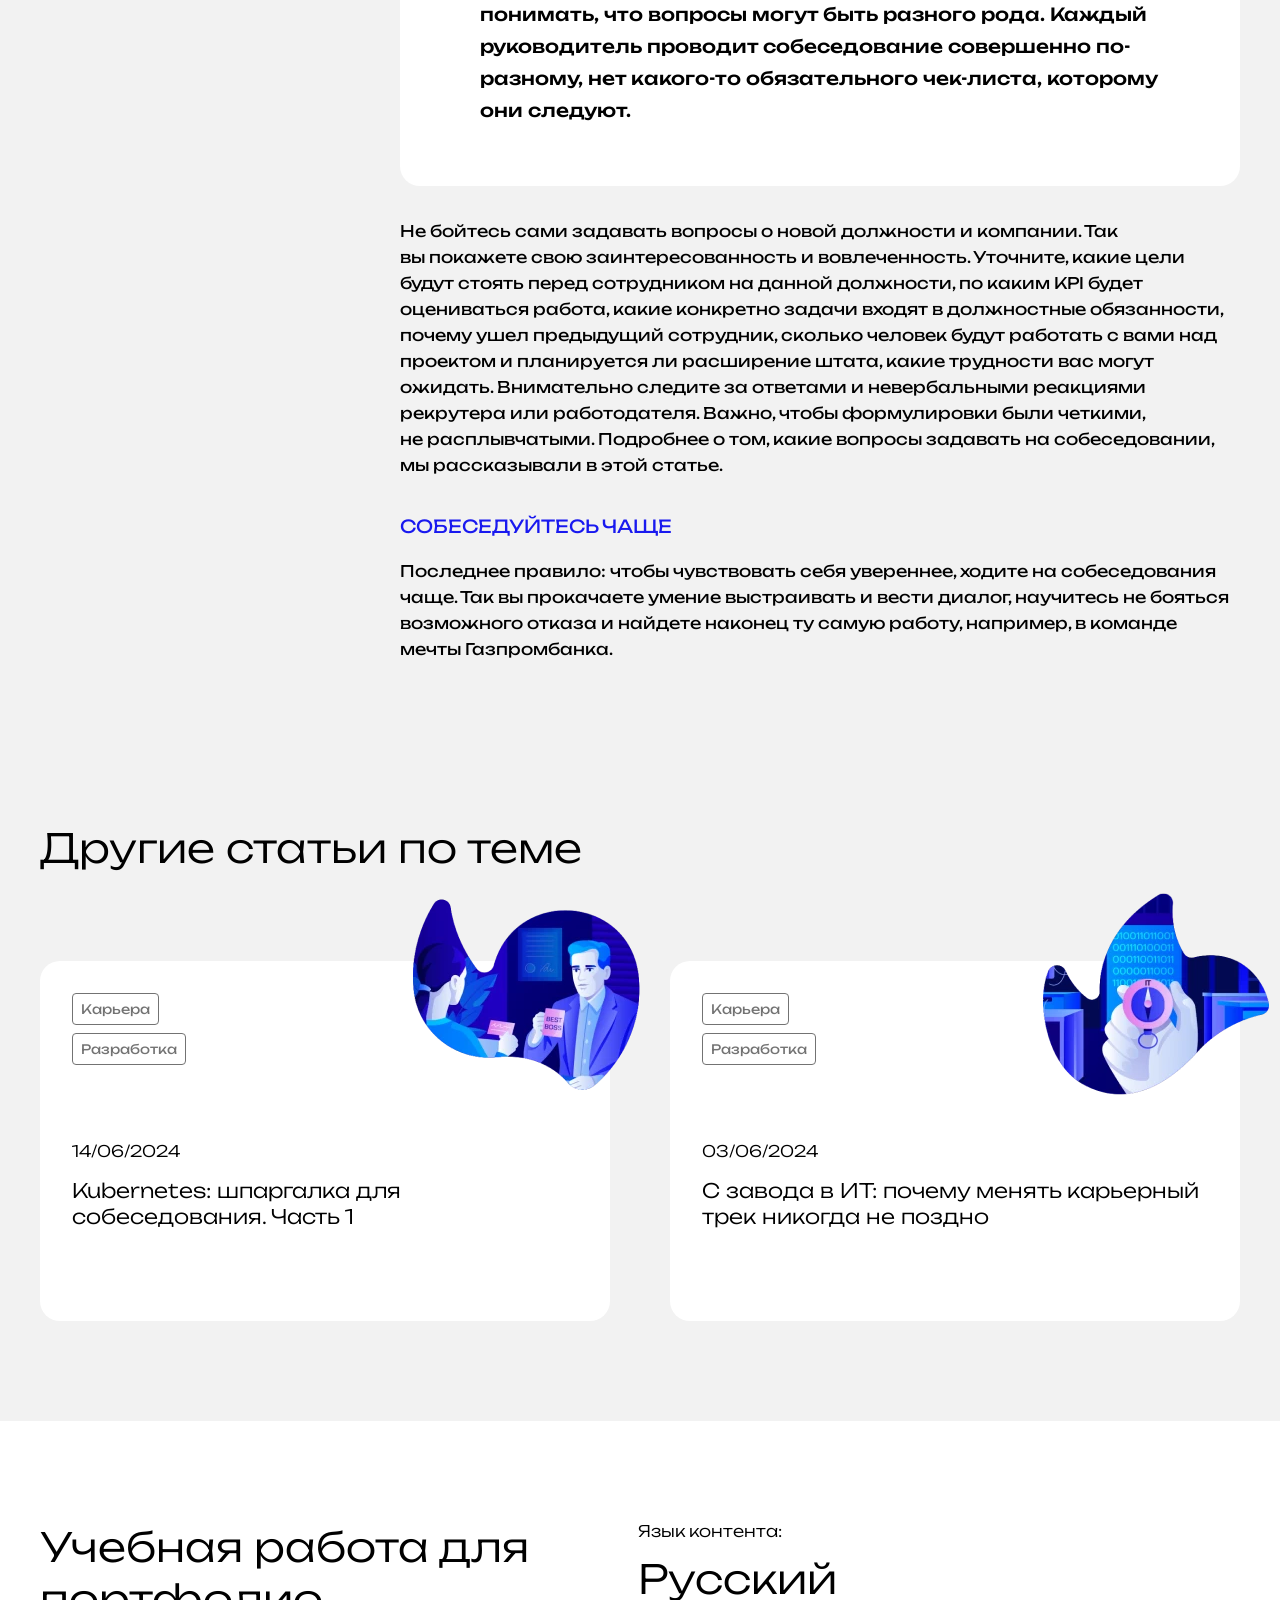
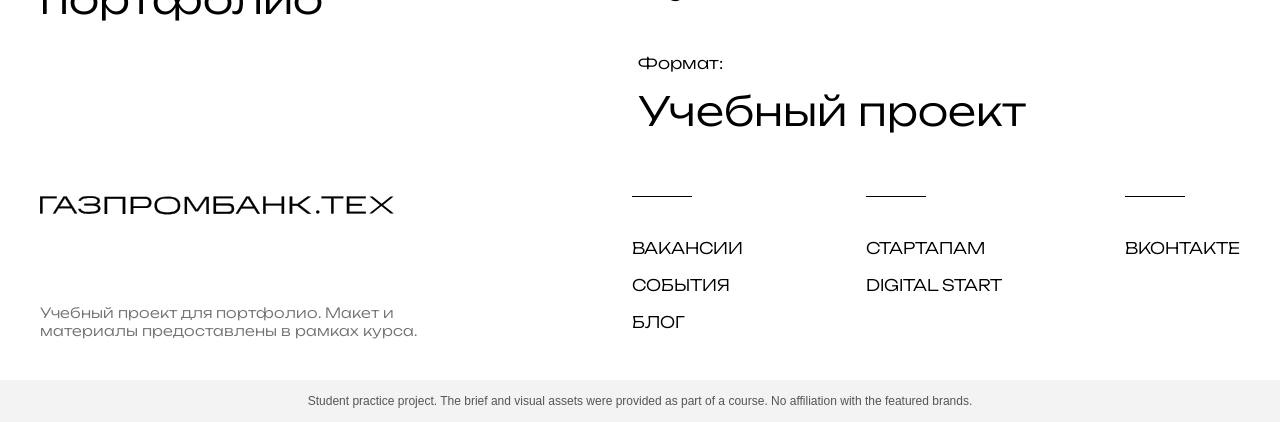
<file: responsive-blog/article.html>
<!DOCTYPE html>
<html lang="ru">
<head>
  <meta charset="UTF-8">
  <meta name="viewport" content="width=device-width, initial-scale=1.0">
  <meta http-equiv="X-UA-Compatible" content="ie=edge">
  <link rel="preload" href="fonts/Unbounded-Light.woff2" as="font" type="font/woff2" crossorigin="anonymous">
  <link rel="preload" href="fonts/Unbounded-Regular.woff2" as="font" type="font/woff2" crossorigin="anonymous">
  <link rel="preload" href="fonts/Unbounded-Medium.woff2" as="font" type="font/woff2" crossorigin="anonymous">
  <link rel="stylesheet" href="css/style.css">
  <link rel="icon" type="image/png" href="favicon/favicon-96x96.png" sizes="96x96" />
  <link rel="icon" type="image/svg+xml" href="favicon/favicon.svg" />
  <link rel="shortcut icon" href="favicon/favicon.ico" />
  <link rel="apple-touch-icon" sizes="180x180" href="favicon/apple-touch-icon.png" />
  <title>Responsive Blog and Article Pages | Practice Portfolio</title>
</head>

<body>
<header class="header">
  <div class="container">
    <div class="header__wrapper">
      <a class="header__logo" href="#">
        <svg class="header__logo-icon" width="354" height="19" aria-hidden="true">
          <use xlink:href="images/sprite.svg#icon-logo-header"></use>
        </svg>
      </a>
      <button class="header__burger burger">
        <svg width="32" height="32" aria-hidden="true">
          <use xlink:href="images/sprite.svg#icon-burger"></use>
        </svg>
      </button>
      <nav class="main-nav">
        <ul class="main-nav__list">
          <li class="main-nav__item">
            <a class="main-nav__link" href="#">Вакансии</a>
          </li>
          <li class="main-nav__item">
            <a class="main-nav__link" href="#">события</a>
          </li>
          <li class="main-nav__item">
            <a class="main-nav__link main-nav__link--active" href="blog.html">блог</a>
          </li>
          <li class="main-nav__item">
            <a class="main-nav__link" href="#">стартапам</a>
          </li>
          <li class="main-nav__item">
            <a class="main-nav__link" href="#">digital start</a>
          </li>
        </ul>
      </nav>
      <ul class="header__social">
        <li class="header__social-item">
          <a class="header__social-link" href="#" aria-label="Ссылка на VK">
            <svg width="24" height="24" aria-hidden="true">
              <use xlink:href="images/sprite.svg#icon-vk"></use>
            </svg>
          </a>
        </li>
      </ul>
    </div>
  </div>
</header>
<main>
  <section class="article-hero">
    <div class="article-hero__decor">
      <picture>
        <source media="(max-width: 767px)" srcset="images/article-decor-mobile.png">
        <source media="(max-width: 1023px)" srcset="images/article-decor-tablet.png">
        <img class="article-hero__decor-img" src="images/article-decor.png" width="1214" height="577" alt="Декоративный элемент">
      </picture>
    </div>
    <div class="container">
      <div class="article-hero__wrapper">
        <a class="article-hero__back link-back" href="blog.html">
          <svg class="link-back__icon" width="46" height="14" aria-hidden="true">
            <use xlink:href="images/sprite.svg#icon-arrow-left"></use>
          </svg>
          <span class="link-back__text">Назад</span>
        </a>
        <div class="article-hero__picture">
          <picture>
            <source type="image/webp" media="(max-width: 767px)" srcset="images/article-hero-mobile.webp 1x, images/article-hero-mobile@2x.webp 2x">
            <source type="image/webp" media="(max-width: 1023px)" srcset="images/article-hero-tablet.webp 1x, images/article-hero-tablet@2x.webp 2x">
            <source type="image/webp" srcset="images/article-hero.webp 1x, images/article-hero@2x.webp 2x">
            <source media="(max-width: 767px)" srcset="images/article-hero-mobile.png 1x, images/article-hero-mobile@2x.png 2x">
            <source media="(max-width: 1023px)" srcset="images/article-hero-tablet.png 1x, images/article-hero-tablet@2x.png 2x">
            <img class="article-hero__img" src="images/article-hero.png" srcset="images/article-hero@2x.png 2x" height="440" width="440" alt="Иллюстрация новости">
          </picture>
        </div>
        <div class="article-hero__info">
          <span class="article-hero__date">27/05/2024</span>
          <h1 class="article-hero__title">Как стать идеальным кандидатом на собеседовании и повысить шансы на «работу мечты»</h1>
        </div>
      </div>
    </div>
  </section>
  <section class="article">
    <h2 class="visually-hidden">Как стать идеальным кандидатом на собеседовании и повысить шансы на «работу мечты»</h2>
    <div class="container">
      <div class="article__wrapper">
        <aside class="article-aside">
          <a class="article-aside__back link-back" href="blog.html">
            <svg class="link-back__icon" width="46" height="14" aria-hidden="true">
              <use xlink:href="images/sprite.svg#icon-arrow-left"></use>
            </svg>
            <span class="link-back__text">Назад</span>
          </a>
          <h2 class="article-aside__title article-aside__title--tablet-none">Содержание:</h2>
          <ul class="article-aside__list">
            <li class="article-aside__item">
              <a href="#soft-skills" class="article-aside__link">Ставка на софт скиллы</a>
            </li>
            <li class="article-aside__item">
              <a href="#vacancy-response" class="article-aside__link">Отклик на вакансию – по всем правилам</a>
            </li>
            <li class="article-aside__item">
              <a href="#resume-defense" class="article-aside__link">Защита резюме</a>
            </li>
            <li class="article-aside__item">
              <a href="#vacancy-project" class="article-aside__link">Вакансия и проект: знать все</a>
            </li>
            <li class="article-aside__item">
              <a href="#interview-etiquette" class="article-aside__link">Собеседование: правила поведения</a>
            </li>
            <li class="article-aside__item">
              <a href="#contact" class="article-aside__link">Установите контакт и будьте собой</a>
            </li>
            <li class="article-aside__item">
              <a href="#interview-questions" class="article-aside__link">Вопросы на собеседовании</a>
            </li>
            <li class="article-aside__item">
              <a href="#practice-interviews" class="article-aside__link">Собеседуйтесь чаще</a>
            </li>
          </ul>
          <div class="article-aside__inner">
            <h2 class="article-aside__title">ТЕГИ:</h2>
            <ul class="article-aside__tags">
              <li class="article-aside__tag-item">
                <span class="article-aside__tag">Карьера</span>
              </li>
            </ul>
          </div>
          <div class="article-aside__inner">
            <h2 class="article-aside__title">ПОДЕЛИТЬСЯ СТАТЬЕЙ:</h2>
            <ul class="article-aside__social">
              <li class="article-aside__social-item">
                <a href="#" class="article-aside__social-link" aria-label="Ссылка на ВК">
                  <svg width="24" height="24" aria-hidden="true">
                    <use xlink:href="images/sprite.svg#icon-vk"></use>
                  </svg>
                </a>
              </li>
            </ul>
          </div>
        </aside>
        <div class="article__text-block">
          <p class="article__text">Собеседование&nbsp;&mdash; это всегда взаимная оценка работодателя и&nbsp;кандидата. В&nbsp;этой статье мы&nbsp;собрали советы для начинающих ИТ-специалистов, которые помогут подготовиться и&nbsp;успешно пройти собеседование.</p>
          <picture>
            <source media="(max-width: 767px)" srcset="images/article-img-1-mobile.jpg 1x, images/article-img-1-mobile@2x.jpg 2x">
            <source media="(max-width: 1023px)" srcset="images/article-img-1-tablet.jpg 1x, images/article-img-1-tablet@2x.jpg 2x">
            <img class="article__img" src="images/article-img-1.jpg" srcset="images/article-img-1@2x.jpg 2x" height="820" width="440" alt="Иллюстрация новости">
          </picture>
          <h2 class="article__heading" id="soft-skills">Ставка на&nbsp;софт скиллы</h2>
          <p class="article__text">Быть профессионалом и&nbsp;с&nbsp;легкостью проходить все этапы собеседования&nbsp;&mdash; далеко не&nbsp;всегда одно и&nbsp;то&nbsp;же. Работодатель оценивает кандидатов комплексно. Чтобы получить хорошую работу и&nbsp;оправдать зарплатные ожидания, важно не&nbsp;только доказать свою компетентность и&nbsp;профессиональный опыт, но&nbsp;и&nbsp;продать себя как красиво упакованный личный бренд. Покажите желание учиться и&nbsp;развиваться, интерес ко&nbsp;всему новому, умение вести диалог и&nbsp;работать в&nbsp;команде&nbsp;&mdash; все&nbsp;то, что входит в&nbsp;понятие софт скиллов.</p>
          <h2 class="article__heading" id="vacancy-response">Отклик на&nbsp;вакансию&nbsp;&mdash; по&nbsp;всем правилам</h2>
          <p class="article__text">Собеседование начинается не&nbsp;в&nbsp;кабинете руководителя. Оно начинается с&nbsp;отклика на&nbsp;вакансию и&nbsp;грамотного сопроводительного письма. Главная цель&nbsp;&mdash; выделиться на&nbsp;фоне остальных соискателей. Сопроводительное письмо&nbsp;&mdash; прекрасный повод продемонстрировать вашу грамотность, умение излагать мысли, а&nbsp;также заинтересованность в&nbsp;вакансии.</p>
          <p class="article__text">Письмо должно быть лаконичным и&nbsp;содержательным. Его оптимальный размер&nbsp;&mdash; три-пять абзацев, менее одной страницы формата А4. Избегайте канцеляризмов и&nbsp;бюрократического языка. Это только усложняет понимание текста. Стиль письма должен быть деловым, но&nbsp;не&nbsp;слишком официальным. Вместо &laquo;прошу Вас рассмотреть мою кандидатуру на&nbsp;должность...&raquo; можно написать просто: &laquo;Меня заинтересовала вакансия..., хочу стать частью команды компании &laquo;Икс&raquo;. Далее объясните, почему вас привлекла вакансия и&nbsp;компания, что вам даст эта работа. Расскажите о&nbsp;своих профессиональных качествах, релевантных для вакансии. В&nbsp;заключении поблагодарите потенциального работодателя за&nbsp;уделенное внимание и&nbsp;выразите готовность приехать на&nbsp;собеседование. Укажите, как с&nbsp;вами можно связаться.</p>
          <blockquote class="article__blockquote">
            <div class="article__blockquote-inner">
              <svg class="article__blockquote-icon" width="48" height="48" aria-hidden="true">
                <use xlink:href="images/sprite.svg#icon-quote"></use>
              </svg>
            </div>
            <p class="article__blockquote-text">В&nbsp;рекламных текстах есть прием, который маркетологи называют &laquo;призыв к&nbsp;действию&raquo;. Вы&nbsp;можете воспользоваться им&nbsp;в&nbsp;сопроводительном письме, написав: &laquo;Звоните&nbsp;&mdash; буду рад пообщаться лично&raquo;. И, конечно, не&nbsp;забудьте прикрепить резюме. :)</p>
          </blockquote>
          <h2 class="article__heading" id="resume-defense">Защита резюме</h2>
          <p class="article__text">Перед собеседованием внимательно изучите собственное резюме. Вы&nbsp;должны быть готовы к&nbsp;вопросам, касающимся прошлого профессионального опыта. Освежите в&nbsp;памяти, чем вы&nbsp;занимались на&nbsp;разных должностях в&nbsp;разных компаниях, как выстраивали собственный карьерный трек, к&nbsp;чему стремились и&nbsp;что в&nbsp;итоге получилось, что помогало или, наоборот, мешало вашему карьерному росту.</p>
          <p class="article__text">Продумайте ответы на&nbsp;вопрос, почему вы&nbsp;ушли из&nbsp;предыдущей компании&nbsp;&mdash; его очень любят задавать рекрутеры. Здесь должна быть реальная причина, но&nbsp;важно, чтобы она звучала уважительно по&nbsp;отношению к&nbsp;предыдущему работодателю. Это позволит сделать выводы о&nbsp;вашей способности достойно выходить из&nbsp;сложных ситуаций, общаться с&nbsp;коллегами, соблюдать нормы и&nbsp;правила делового общения. А&nbsp;еще&nbsp;&mdash; это своеобразный тест на&nbsp;лояльность работодателю. Не&nbsp;стоит ограничиваться официальным &laquo;по&nbsp;собственному желанию&raquo;, ведь за&nbsp;этой нечеткой формулировкой может скрываться что угодно. Дипломатично и&nbsp;комплиментарно для вас будет звучать: &laquo;Я&nbsp;перерос свой функционал, но&nbsp;в&nbsp;компании не&nbsp;было возможности участия в&nbsp;новых или более масштабных проектах&raquo;. Этим вы&nbsp;покажете, что готовы к&nbsp;амбициозным задачам, если это, конечно, является вашей целью. Если не&nbsp;сработались с&nbsp;бывшим начальником, скажите, что отлично ладите с&nbsp;людьми и&nbsp;стараетесь найти подход к&nbsp;каждому, но&nbsp;это был исключительный случай: просто вы&nbsp;с&nbsp;шефом&nbsp;&mdash; очень разные люди. Не&nbsp;стоит обвинять бывшего начальника, будьте дипломатичны.</p>
          <h2 class="article__heading" id="vacancy-project">Вакансия и&nbsp;проект: знать все</h2>
          <p class="article__text">Самый простой и&nbsp;логичный способ показать свою заинтересованность&nbsp;&mdash; досконально изучить стек из&nbsp;описания вакансии. Это правило хорошего тона и&nbsp;демонстрация своей способности к&nbsp;обучаемости. Кроме того, так вы&nbsp;покажете рекрутеру, что уже вложили время и&nbsp;силы, сделали первые шаги к&nbsp;адаптации в&nbsp;новой компании и&nbsp;готовы приступить. Не&nbsp;сомневайтесь, что получите плюс один балл в&nbsp;глазах работодателя.</p>
          <p class="article__text">Такое&nbsp;же правило распространяется на&nbsp;проект, с&nbsp;которым вам, возможно, предстоит работать. Погрузитесь в&nbsp;него, будьте готовы ответить на&nbsp;все связанные с&nbsp;ним вопросы.</p>
          <h2 class="article__heading" id="interview-etiquette">Собеседование: правила поведения</h2>
          <p class="article__text">Общие рекомендации перед собеседованием: выспаться, не&nbsp;опаздывать, заранее сообщить, если не&nbsp;успеваете прийти вовремя.</p>
          <blockquote class="article__blockquote">
            <div class="article__blockquote-inner">
              <svg class="article__blockquote-icon" width="48" height="48" aria-hidden="true">
                <use xlink:href="images/sprite.svg#icon-quote"></use>
              </svg>
              <h3 class="article__blockquote-name">ТАТЬЯНА ДОНИНА,</h3>
              <span class="article__blockquote-position">HR-специалист в&nbsp;Газпромбанке:</span>
            </div>
            <p class="article__blockquote-text">Если соискатель опаздывает и&nbsp;не&nbsp;предупреждает, скорее всего, этот человек и&nbsp;в&nbsp;работе будет проявлять безответственность.</p>
          </blockquote>
          <p class="article__text">Для некоторых позиций немаловажен имидж соискателя&nbsp;&mdash; это&nbsp;то, что оценивают сразу. Продумайте образ, подберите одежду и&nbsp;аксессуары. Изучите, принят&nbsp;ли в&nbsp;компании дресс-код, как одеваются сотрудники и&nbsp;оденьтесь похожим образом. Так вы&nbsp;продемонстрируете лояльность и&nbsp;способность встроиться в&nbsp;новый коллектив. Для творческой профессии можно выбрать что-то более свободное, а&nbsp;для рядовых ИТ-специалистов внешний вид может вообще не&nbsp;играть никакой роли.</p>
          <blockquote class="article__blockquote">
            <div class="article__blockquote-inner">
              <svg class="article__blockquote-icon" width="48" height="48" aria-hidden="true">
                <use xlink:href="images/sprite.svg#icon-quote"></use>
              </svg>
              <h3 class="article__blockquote-name">ТАТЬЯНА ДОНИНА,</h3>
              <span class="article__blockquote-position">HR-специалист в&nbsp;Газпромбанке:</span>
            </div>
            <p class="article__blockquote-text">При собеседовании ИТ-специалистов внешний вид&nbsp;&mdash; не&nbsp;основной фактор, на&nbsp;который мы&nbsp;смотрим. Среди разработчиков, например, часто можно встретить людей с&nbsp;дредами или синими волосами. Это допустимо, поскольку эти люди не&nbsp;общаются с&nbsp;клиентами, и&nbsp;нам важен их&nbsp;опыт работы, как они программируют, тестируют, проводят аналитику и&nbsp;так далее.</p>
          </blockquote>
          <p class="article__text">Отдельные правила&nbsp;&mdash; для онлайн-собеседований. Заранее убедитесь, что камера и&nbsp;звук работают, выберите фон и&nbsp;отрегулируйте освещение. Позаботьтесь о&nbsp;картинке. И, конечно, встреча по&nbsp;видеосвязи не&nbsp;отменяет заботу о&nbsp;подобающем внешнем виде. В&nbsp;каком&nbsp;бы стиле вы&nbsp;ни&nbsp;оделись, важно выглядеть аккуратно и&nbsp;опрятно.</p>
          <picture>
            <source media="(max-width: 767px)" srcset="images/article-img-2-mobile.jpg 1x, images/article-img-2-mobile@2x.jpg 2x">
            <source media="(max-width: 1023px)" srcset="images/article-img-2-tablet.jpg 1x, images/article-img-2-tablet@2x.jpg 2x">
            <img class="article__img" src="images/article-img-2.jpg" srcset="images/article-img-2@2x.jpg 2x" height="820" width="440" alt="Иллюстрация новости">
          </picture>
          <h2 class="article__heading" id="contact">Установите контакт и&nbsp;будьте собой</h2>
          <p class="article__text">На&nbsp;собеседовании общайтесь вежливо, не&nbsp;перебивайте рекрутера, не&nbsp;будьте слишком эмоциональны или слишком сдержанны, не&nbsp;нарушайте границы собеседника. Постарайтесь отвечать на&nbsp;вопросы искренне, но&nbsp;без негатива. Следите за&nbsp;словами: не&nbsp;стоит употреблять разговорные, сленговые и&nbsp;жаргонные слова.</p>
          <p class="article__text">Также важно не&nbsp;пытаться специально понравиться рекрутеру или будущему руководителю, чтобы получить желаемую должность. Важно быть собой и&nbsp;вести себя естественно.</p>
          <blockquote class="article__blockquote">
            <div class="article__blockquote-inner">
              <svg class="article__blockquote-icon" width="48" height="48" aria-hidden="true">
                <use xlink:href="images/sprite.svg#icon-quote"></use>
              </svg>
              <h3 class="article__blockquote-name">ТАТЬЯНА ДОНИНА,</h3>
              <span class="article__blockquote-position">HR-специалист в&nbsp;Газпромбанке:</span>
            </div>
            <p class="article__blockquote-text">Во&nbsp;время собеседования крайне важна честность. И&nbsp;руководителю, и&nbsp;кандидату необходимо понять, разделяет&nbsp;ли он&nbsp;ценности компании, соответствует&nbsp;ли будущее место его интересам и&nbsp;целям, сможет&nbsp;ли он&nbsp;реализовать здесь свой потенциал и&nbsp;принести пользу компании.</p>
          </blockquote>
          <h2 class="article__heading" id="interview-questions">Вопросы на&nbsp;собеседовании</h2>
          <p class="article__text">Собираясь на&nbsp;собеседование, нужно хотя&nbsp;бы примерно продумать, как вы&nbsp;будете отвечать на&nbsp;стандартные вопросы, а&nbsp;также продумать ответы на&nbsp;вопросы, которые могут поставить вас в&nbsp;тупик.</p>
          <blockquote class="article__blockquote">
            <div class="article__blockquote-inner">
              <svg class="article__blockquote-icon" width="48" height="48" aria-hidden="true">
                <use xlink:href="images/sprite.svg#icon-quote"></use>
              </svg>
              <h3 class="article__blockquote-name">ТАТЬЯНА ДОНИНА,</h3>
              <span class="article__blockquote-position">HR-специалист в&nbsp;Газпромбанке:</span>
            </div>
            <p class="article__blockquote-text">К&nbsp;собеседованию важно быть готовым морально. Нужно понимать, что вопросы могут быть разного рода. Каждый руководитель проводит собеседование совершенно по-разному, нет какого-то обязательного чек-листа, которому они следуют.</p>
          </blockquote>
          <p class="article__text">Не&nbsp;бойтесь сами задавать вопросы о&nbsp;новой должности и&nbsp;компании. Так вы&nbsp;покажете свою заинтересованность и&nbsp;вовлеченность. Уточните, какие цели будут стоять перед сотрудником на&nbsp;данной должности, по&nbsp;каким KPI будет оцениваться работа, какие конкретно задачи входят в&nbsp;должностные обязанности, почему ушел предыдущий сотрудник, сколько человек будут работать с&nbsp;вами над проектом и&nbsp;планируется&nbsp;ли расширение штата, какие трудности вас могут ожидать. Внимательно следите за&nbsp;ответами и&nbsp;невербальными реакциями рекрутера или работодателя. Важно, чтобы формулировки были четкими, не&nbsp;расплывчатыми. Подробнее о&nbsp;том, какие вопросы задавать на&nbsp;собеседовании, мы&nbsp;рассказывали в&nbsp;этой статье.</p>
          <h2 class="article__heading" id="practice-interviews">СОБЕСЕДУЙТЕСЬ ЧАЩЕ</h2>
          <p class="article__text">Последнее правило: чтобы чувствовать себя увереннее, ходите на&nbsp;собеседования чаще. Так вы&nbsp;прокачаете умение выстраивать и&nbsp;вести диалог, научитесь не&nbsp;бояться возможного отказа и&nbsp;найдете наконец ту&nbsp;самую работу, например, в&nbsp;команде мечты Газпромбанка.</p>
        </div>
      </div>
    </div>
  </section>
  <section class="see-more">
    <div class="container">
      <h2 class="see-more__title">Другие статьи по теме</h2>
      <ul class="see-more__list">
        <li class="see-more__item">
          <picture>
            <source type="image/webp" media="(max-width: 767px)"
                    srcset="images/blog-img-mob-1.webp 1x, images/blog-img-mob-1@2x.webp 2x">
            <source type="image/webp" media="(max-width: 1023px)"
                    srcset="images/blog-img-tablet-1.webp 1x, images/blog-img-tablet-1@2x.webp 2x">
            <source type="image/webp" srcset="images/blog-img-1.webp 1x, images/blog-img-1@2x.webp 2x">
            <source media="(max-width: 767px)" srcset="images/blog-img-mob-1.png 1x, images/blog-img-mob-1@2x.png 2x">
            <source media="(max-width: 1023px)"
                    srcset="images/blog-img-tablet-1.png 1x, images/blog-img-tablet-1@2x.png 2x">
            <img class="blog-card__img" src="images/blog-img-1.png" srcset="images/blog-img-1@2x.png 2x" width="228"
                 height="228"
                 alt="">
          </picture>
          <a class="blog-card" href="#">
            <ul class="blog-card__tags">
              <li class="blog-card__tag">Карьера</li>
              <li class="blog-card__tag">Разработка</li>
            </ul>
            <div class="blog-card__content">
              <p class="blog-card__date">14/06/2024</p>
              <h3 class="blog-card__title">Kubernetes: шпаргалка для собеседования. Часть 1</h3>
            </div>
          </a>
        </li>
        <li class="see-more__item see-more__item--top">
          <picture>
            <source type="image/webp" media="(max-width: 767px)"
                    srcset="images/blog-img-mob-2.webp 1x, images/blog-img-mob-2@2x.webp 2x">
            <source type="image/webp" media="(max-width: 1023px)"
                    srcset="images/blog-img-tablet-2.webp 1x, images/blog-img-tablet-2@2x.webp 2x">
            <source type="image/webp" srcset="images/blog-img-2.webp 1x, images/blog-img-2@2x.webp 2x">
            <source media="(max-width: 767px)" srcset="images/blog-img-mob-2.png 1x, images/blog-img-mob-2@2x.png 2x">
            <source media="(max-width: 1023px)"
                    srcset="images/blog-img-tablet-2.png 1x, images/blog-img-tablet-2@2x.png 2x">
            <img class="blog-card__img" src="images/blog-img-2.png" srcset="images/blog-img-2@2x.png 2x" width="228"
                 height="228"
                 alt="">
          </picture>
          <a class="blog-card" href="#">
            <ul class="blog-card__tags">
              <li class="blog-card__tag">Карьера</li>
              <li class="blog-card__tag">Разработка</li>
            </ul>
            <div class="blog-card__content">
              <p class="blog-card__date">03/06/2024</p>
              <h3 class="blog-card__title">С завода в ИТ: почему менять карьерный трек никогда не поздно</h3>
            </div>
          </a>
        </li>
        <li class="see-more__item see-more__item--desktop">
          <picture>
            <source type="image/webp" srcset="images/blog-img-7.webp 1x, images/blog-img-7@2x.webp 2x">
            <img class="blog-card__img" src="images/blog-img-7.png" srcset="images/blog-img-7@2x.png 2x" width="228"
                 height="228"
                 alt="">
          </picture>
          <a class="blog-card" href="#">
            <ul class="blog-card__tags">
              <li class="blog-card__tag">Карьера</li>
            </ul>
            <div class="blog-card__content">
              <p class="blog-card__date">24/04/2024</p>
              <h3 class="blog-card__title">Проект Alumni; Как в Газпромбанке создали клуб бывших сотрудников</h3>
            </div>
          </a>
        </li>
      </ul>
    </div>
  </section>
</main>
<footer class="footer">
  <div class="container">
    <div class="footer__columns">
      <div class="footer__column">
        <h2 class="footer__title">Учебная работа для портфолио</h2>
      </div>
      <div class="footer__column">
        <div class="footer__contacts"><span class="footer__contacts-title">Язык контента:</span><span class="footer__contacts-link">Русский</span></div>
        <div class="footer__contacts"><span class="footer__contacts-title">Формат:</span><span class="footer__contacts-link">Учебный проект</span></div>
      </div>
    </div>
    <div class="footer__columns">
      <div class="footer__column">
        <a class="footer__logo" href="#">
          <svg class="footer__logo-icon" width="354" height="19" aria-hidden="true">
            <use xlink:href="images/sprite.svg#icon-logo-header"></use>
          </svg>
        </a>
        <p class="footer__copyright">Учебный проект для портфолио. Макет и материалы предоставлены в рамках курса.</p>
      </div>
      <div class="footer__column">
        <div class="footer__navigation">
          <div class="footer__navigation-block">
            <a href="#" class="footer__navigation-link">Вакансии</a>
            <a href="#" class="footer__navigation-link">События</a>
            <a href="#" class="footer__navigation-link">Блог</a>
          </div>
          <div class="footer__navigation-block">
            <a href="#" class="footer__navigation-link">Стартапам</a>
            <a href="#" class="footer__navigation-link">Digital start</a>
          </div>
          <div class="footer__navigation-block">
            <a href="#" class="footer__navigation-link">Вконтакте</a>
          </div>
        </div>
      </div>
    </div>
  </div>
</footer>
  <aside class="portfolio-disclosure" lang="en">Student practice project. The brief and visual assets were provided as part of a course. No affiliation with the featured brands.</aside>
</body>
</html>
</file>
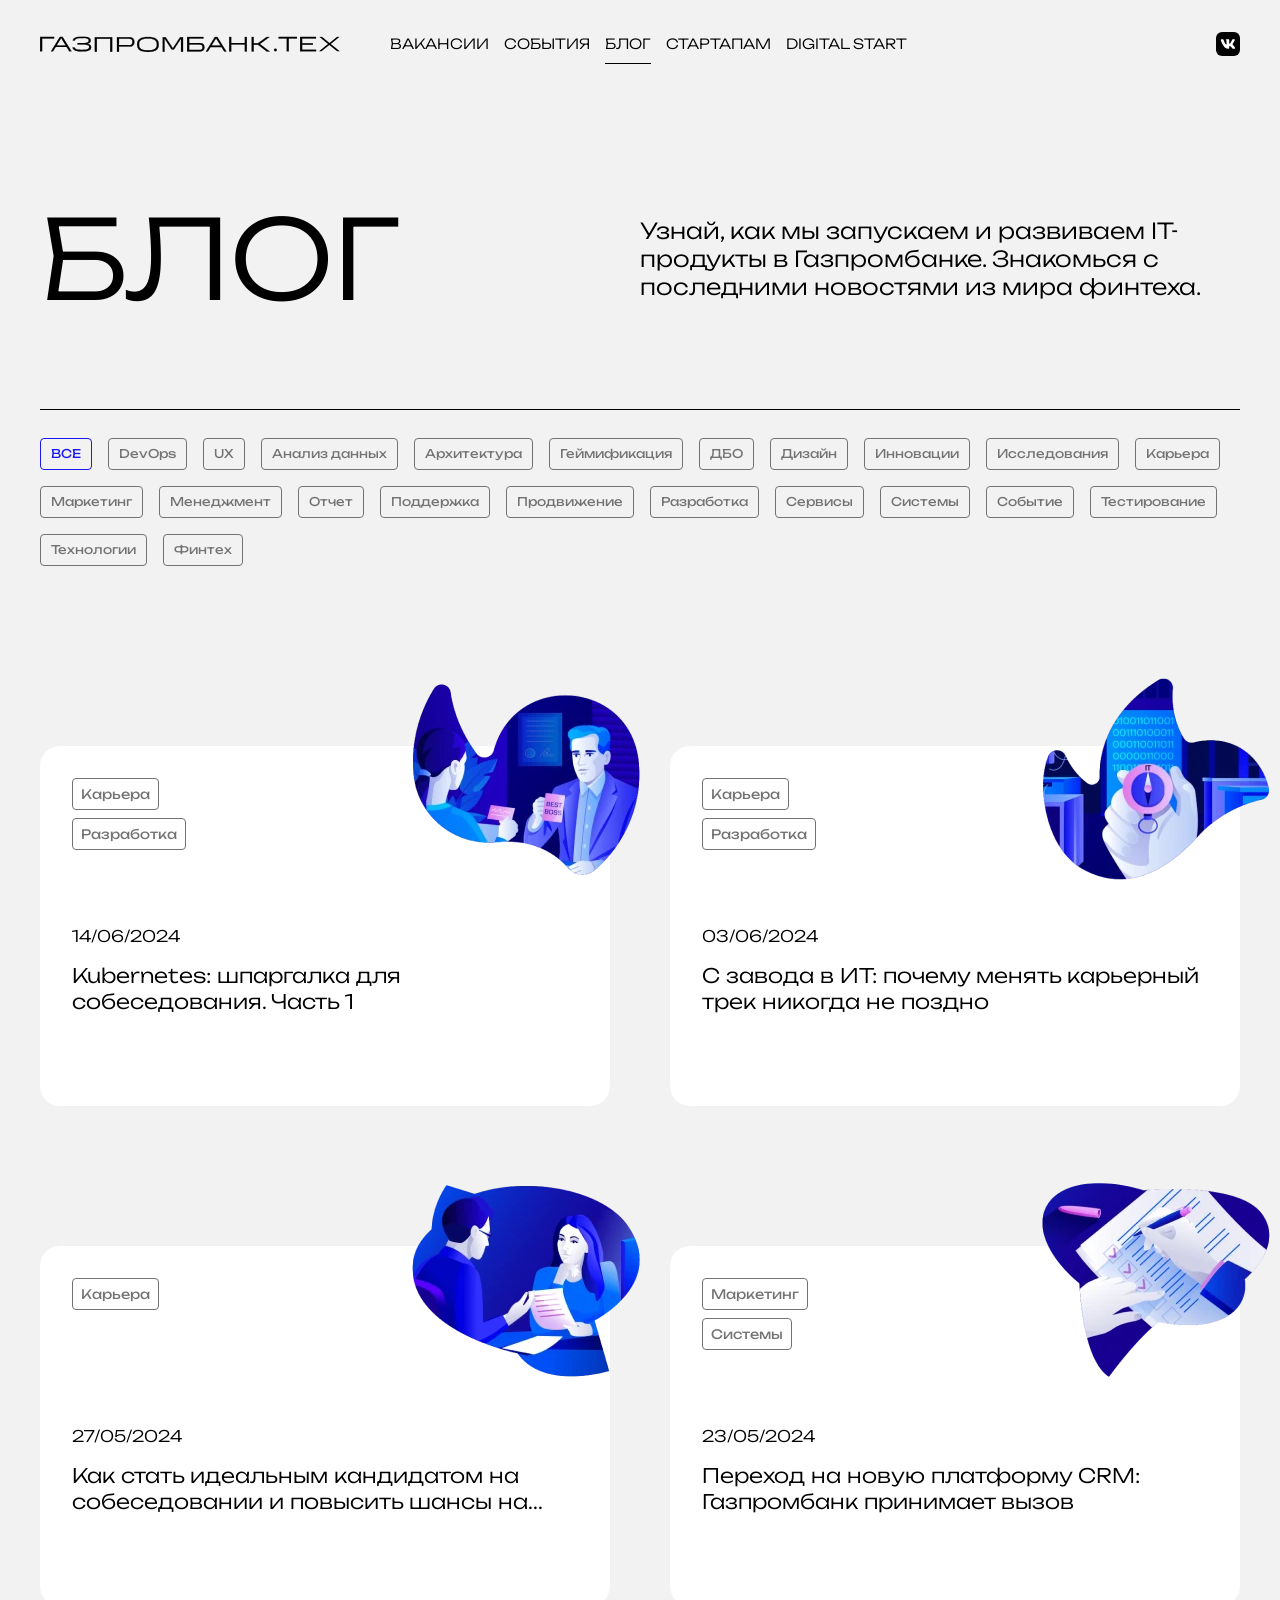
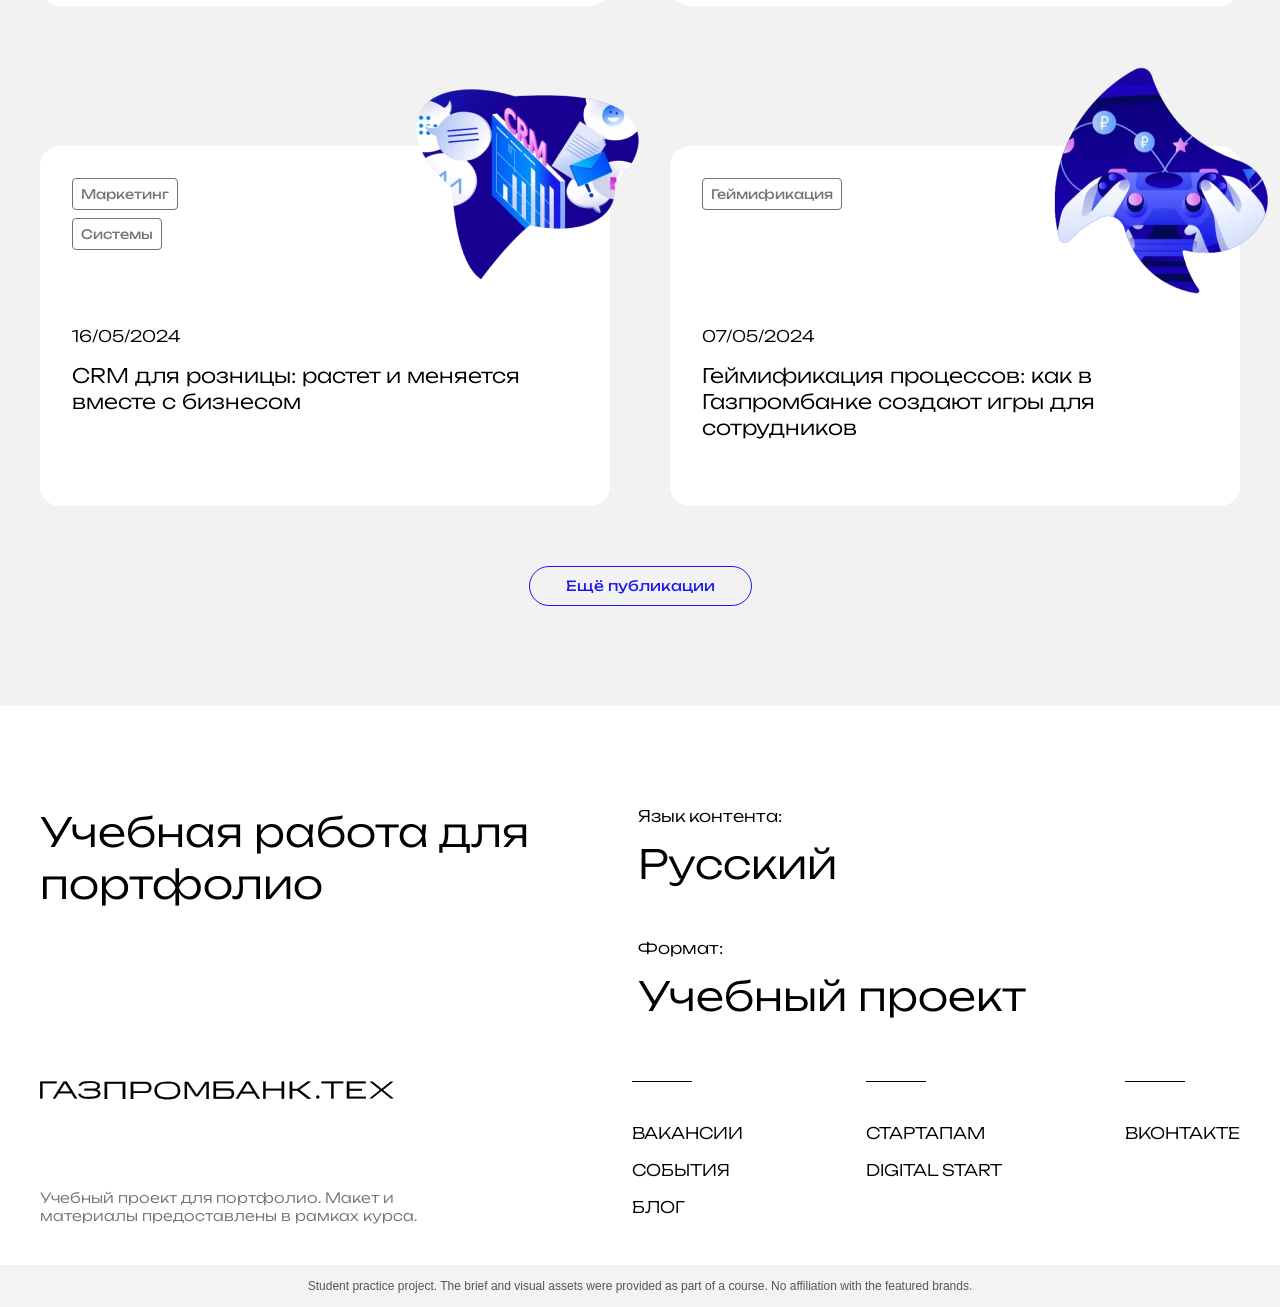
<file: responsive-blog/blog.html>
<!DOCTYPE html>
<html lang="ru">
<head>
  <meta charset="UTF-8">
  <meta name="viewport" content="width=device-width, initial-scale=1.0">
  <meta http-equiv="X-UA-Compatible" content="ie=edge">
  <link rel="preload" href="fonts/Unbounded-Light.woff2" as="font" type="font/woff2" crossorigin="anonymous">
  <link rel="preload" href="fonts/Unbounded-Regular.woff2" as="font" type="font/woff2" crossorigin="anonymous">
  <link rel="stylesheet" href="css/style.css">
  <link rel="icon" type="image/png" href="favicon/favicon-96x96.png" sizes="96x96" />
  <link rel="icon" type="image/svg+xml" href="favicon/favicon.svg" />
  <link rel="shortcut icon" href="favicon/favicon.ico" />
  <link rel="apple-touch-icon" sizes="180x180" href="favicon/apple-touch-icon.png" />
  <title>Responsive Blog and Article Pages | Practice Portfolio</title>
</head>
<body>
<header class="header">
  <div class="container">
    <div class="header__wrapper">
      <a class="header__logo" href="#">
        <svg class="header__logo-icon" width="354" height="19" aria-hidden="true">
          <use xlink:href="images/sprite.svg#icon-logo-header"></use>
        </svg>
      </a>
      <button class="header__burger burger">
        <svg width="32" height="32" aria-hidden="true">
          <use xlink:href="images/sprite.svg#icon-burger"></use>
        </svg>
      </button>
      <nav class="main-nav">
        <ul class="main-nav__list">
          <li class="main-nav__item">
            <a class="main-nav__link" href="#">Вакансии</a>
          </li>
          <li class="main-nav__item">
            <a class="main-nav__link" href="#">события</a>
          </li>
          <li class="main-nav__item">
            <a class="main-nav__link main-nav__link--active" href="#">блог</a>
          </li>
          <li class="main-nav__item">
            <a class="main-nav__link" href="#">стартапам</a>
          </li>
          <li class="main-nav__item">
            <a class="main-nav__link" href="#">digital start</a>
          </li>
        </ul>
      </nav>
      <ul class="header__social">
        <li class="header__social-item">
          <a class="header__social-link" href="#" aria-label="Ссылка на VK">
            <svg width="24" height="24" aria-hidden="true">
              <use xlink:href="images/sprite.svg#icon-vk"></use>
            </svg>
          </a>
        </li>
      </ul>
    </div>
  </div>
</header>
<main>
  <section class="blog-hero">
    <div class="container">
      <div class="blog-hero__wrapper">
        <h1 class="blog-hero__title">Блог</h1>
        <p class="blog-hero__description">Узнай, как мы запускаем и развиваем IT-продукты в Газпромбанке. Знакомься с
          последними новостями из мира финтеха.</p>
      </div>
    </div>
  </section>
  <section class="blog-filter">
    <div class="container">
    <form class="blog-filter__form" action="">
      <fieldset class="blog-filter__fieldset">
        <legend class="visually-hidden">Темы публикаций</legend>
        <ul class="blog-filter__list">
          <li class="blog-filter__item">
            <input class="blog-filter__checkbox visually-hidden" type="checkbox" id="all" name="all" checked>
            <label class="blog-filter__label" for="all">ВСЕ</label>
          </li>
          <li class="blog-filter__item">
            <input class="blog-filter__checkbox visually-hidden" type="checkbox" id="devops" name="devops">
            <label class="blog-filter__label" for="devops">DevOps</label>
          </li>
          <li class="blog-filter__item">
            <input class="blog-filter__checkbox visually-hidden" type="checkbox" id="ux" name="ux">
            <label class="blog-filter__label" for="ux">UX</label>
          </li>
          <li class="blog-filter__item">
            <input class="blog-filter__checkbox visually-hidden" type="checkbox" id="data-analysis"
                   name="data-analysis">
            <label class="blog-filter__label" for="data-analysis">Анализ данных</label>
          </li>
          <li class="blog-filter__item">
            <input class="blog-filter__checkbox visually-hidden" type="checkbox" id="architecture"
                   name="architecture">
            <label class="blog-filter__label" for="architecture">Архитектура</label>
          </li>
          <li class="blog-filter__item">
            <input class="blog-filter__checkbox visually-hidden" type="checkbox" id="gamification" name="gamification">
            <label class="blog-filter__label" for="gamification">Геймификация</label>
          </li>
          <li class="blog-filter__item">
            <input class="blog-filter__checkbox visually-hidden" type="checkbox" id="dbo" name="dbo">
            <label class="blog-filter__label" for="dbo">ДБО</label>
          </li>
          <li class="blog-filter__item">
            <input class="blog-filter__checkbox visually-hidden" type="checkbox" id="design" name="design">
            <label class="blog-filter__label" for="design">Дизайн</label>
          </li>
          <li class="blog-filter__item">
            <input class="blog-filter__checkbox visually-hidden" type="checkbox" id="innovation" name="innovation">
            <label class="blog-filter__label" for="innovation">Инновации</label>
          </li>
          <li class="blog-filter__item">
            <input class="blog-filter__checkbox visually-hidden" type="checkbox" id="research" name="research">
            <label class="blog-filter__label" for="research">Исследования</label>
          </li>
          <li class="blog-filter__item">
            <input class="blog-filter__checkbox visually-hidden" type="checkbox" id="career" name="career">
            <label class="blog-filter__label" for="career">Карьера</label>
          </li>
          <li class="blog-filter__item">
            <input class="blog-filter__checkbox visually-hidden" type="checkbox" id="marketing" name="marketing">
            <label class="blog-filter__label" for="marketing">Маркетинг</label>
          </li>
          <li class="blog-filter__item">
            <input class="blog-filter__checkbox visually-hidden" type="checkbox" id="management" name="management">
            <label class="blog-filter__label" for="management">Менеджмент</label>
          </li>
          <li class="blog-filter__item">
            <input class="blog-filter__checkbox visually-hidden" type="checkbox" id="report" name="report">
            <label class="blog-filter__label" for="report">Отчет</label>
          </li>
          <li class="blog-filter__item">
            <input class="blog-filter__checkbox visually-hidden" type="checkbox" id="support" name="support">
            <label class="blog-filter__label" for="support">Поддержка</label>
          </li>
          <li class="blog-filter__item">
            <input class="blog-filter__checkbox visually-hidden" type="checkbox" id="promotion" name="promotion">
            <label class="blog-filter__label" for="promotion">Продвижение</label>
          </li>
          <li class="blog-filter__item">
            <input class="blog-filter__checkbox visually-hidden" type="checkbox" id="development" name="development">
            <label class="blog-filter__label" for="development">Разработка</label>
          </li>
          <li class="blog-filter__item">      
            <input class="blog-filter__checkbox visually-hidden" type="checkbox" id="services" name="services">
            <label class="blog-filter__label" for="services">Сервисы</label>
          </li>
          <li class="blog-filter__item">
            <input class="blog-filter__checkbox visually-hidden" type="checkbox" id="systems" name="systems">
            <label class="blog-filter__label" for="systems">Системы</label>
          </li>
          <li class="blog-filter__item">
            <input class="blog-filter__checkbox visually-hidden" type="checkbox" id="event" name="event">
            <label class="blog-filter__label" for="event">Событие</label>
          </li>
          <li class="blog-filter__item">
            <input class="blog-filter__checkbox visually-hidden" type="checkbox" id="testing" name="testing">
            <label class="blog-filter__label" for="testing">Тестирование</label>
          </li>
          <li class="blog-filter__item">
            <input class="blog-filter__checkbox visually-hidden" type="checkbox" id="technology" name="technology">
            <label class="blog-filter__label" for="technology">Технологии</label>
          </li>
          <li class="blog-filter__item">
            <input class="blog-filter__checkbox visually-hidden" type="checkbox" id="fintech" name="fintech">
            <label class="blog-filter__label" for="fintech">Финтех</label>
          </li>
        </ul>
      </fieldset>
    </form>
    </div>
  </section>
  <section class="blog-list">
    <h2 class="visually-hidden">Публикации</h2>
    <div class="container">
      <ul class="blog-list__grid">
        <li class="blog-list__item">
          <picture>
            <source type="image/webp" media="(max-width: 767px)"
                    srcset="images/blog-img-mob-1.webp 1x, images/blog-img-mob-1@2x.webp 2x">
            <source type="image/webp" media="(max-width: 1023px)"
                    srcset="images/blog-img-tablet-1.webp 1x, images/blog-img-tablet-1@2x.webp 2x">
            <source type="image/webp" srcset="images/blog-img-1.webp 1x, images/blog-img-1@2x.webp 2x">
            <source media="(max-width: 767px)" srcset="images/blog-img-mob-1.png 1x, images/blog-img-mob-1@2x.png 2x">
            <source media="(max-width: 1023px)"
                    srcset="images/blog-img-tablet-1.png 1x, images/blog-img-tablet-1@2x.png 2x">
            <img class="blog-card__img" src="images/blog-img-1.png" srcset="images/blog-img-1@2x.png 2x" width="228"
                 height="228"
                 alt="">
          </picture>
          <a class="blog-card" href="#">
            <ul class="blog-card__tags">
              <li class="blog-card__tag">Карьера</li>
              <li class="blog-card__tag">Разработка</li>
            </ul>
            <div class="blog-card__content">
              <p class="blog-card__date">14/06/2024</p>
              <h3 class="blog-card__title">Kubernetes: шпаргалка для собеседования. Часть 1</h3>
            </div>
          </a>
        </li>
        <li class="blog-list__item blog-list__item--top">
          <picture>
            <source type="image/webp" media="(max-width: 767px)"
                    srcset="images/blog-img-mob-2.webp 1x, images/blog-img-mob-2@2x.webp 2x">
            <source type="image/webp" media="(max-width: 1023px)"
                    srcset="images/blog-img-tablet-2.webp 1x, images/blog-img-tablet-2@2x.webp 2x">
            <source type="image/webp" srcset="images/blog-img-2.webp 1x, images/blog-img-2@2x.webp 2x">
            <source media="(max-width: 767px)" srcset="images/blog-img-mob-2.png 1x, images/blog-img-mob-2@2x.png 2x">
            <source media="(max-width: 1023px)"
                    srcset="images/blog-img-tablet-2.png 1x, images/blog-img-tablet-2@2x.png 2x">
            <img class="blog-card__img" src="images/blog-img-2.png" srcset="images/blog-img-2@2x.png 2x" width="228"
                 height="228"
                 alt="">
          </picture>
          <a class="blog-card" href="#">
            <ul class="blog-card__tags">
              <li class="blog-card__tag">Карьера</li>
              <li class="blog-card__tag">Разработка</li>
            </ul>
            <div class="blog-card__content">
              <p class="blog-card__date">03/06/2024</p>
              <h3 class="blog-card__title">С завода в ИТ: почему менять карьерный трек никогда не поздно</h3>
            </div>
          </a>
        </li>
        <li class="blog-list__item">
          <picture>
            <source type="image/webp" media="(max-width: 767px)"
                    srcset="images/blog-img-mob-3.webp 1x, images/blog-img-mob-3@2x.webp 2x">
            <source type="image/webp" media="(max-width: 1023px)"
                    srcset="images/blog-img-tablet-3.webp 1x, images/blog-img-tablet-3@2x.webp 2x">
            <source type="image/webp" srcset="images/blog-img-3.webp 1x, images/blog-img-3@2x.webp 2x">
            <source media="(max-width: 767px)" srcset="images/blog-img-mob-3.png 1x, images/blog-img-mob-3@2x.png 2x">
            <source media="(max-width: 1023px)"
                    srcset="images/blog-img-tablet-3.png 1x, images/blog-img-tablet-3@2x.png 2x">
            <img class="blog-card__img" src="images/blog-img-3.png" srcset="images/blog-img-3@2x.png 2x" width="228"
                 height="228"
                 alt="">
          </picture>
          <a class="blog-card" href="article.html">
            <ul class="blog-card__tags">
              <li class="blog-card__tag">Карьера</li>
            </ul>
            <div class="blog-card__content">
              <p class="blog-card__date">27/05/2024</p>
              <h3 class="blog-card__title">Как стать идеальным кандидатом на собеседовании и повысить шансы на...</h3>
            </div>
          </a>
        </li>
        <li class="blog-list__item">
          <picture>
            <source type="image/webp" media="(max-width: 767px)"
                    srcset="images/blog-img-mob-4.webp 1x, images/blog-img-mob-4@2x.webp 2x">
            <source type="image/webp" media="(max-width: 1023px)"
                    srcset="images/blog-img-tablet-4.webp 1x, images/blog-img-tablet-4@2x.webp 2x">
            <source type="image/webp" srcset="images/blog-img-4.webp 1x, images/blog-img-4@2x.webp 2x">
            <source media="(max-width: 767px)" srcset="images/blog-img-mob-4.png 1x, images/blog-img-mob-4@2x.png 2x">
            <source media="(max-width: 1023px)"
                    srcset="images/blog-img-tablet-4.png 1x, images/blog-img-tablet-4@2x.png 2x">
            <img class="blog-card__img" src="images/blog-img-4.png" srcset="images/blog-img-4@2x.png 2x" width="228"
                 height="228"
                 alt="">
          </picture>
          <a class="blog-card" href="#">
            <ul class="blog-card__tags">
              <li class="blog-card__tag">Маркетинг</li>
              <li class="blog-card__tag">Системы</li>
            </ul>
            <div class="blog-card__content">
              <p class="blog-card__date">23/05/2024</p>
              <h3 class="blog-card__title">Переход на новую платформу CRM: Газпромбанк принимает вызов</h3>
            </div>
          </a>
        </li>
        <li class="blog-list__item blog-list__item--top">
          <picture>
            <source type="image/webp" media="(max-width: 767px)"
                    srcset="images/blog-img-mob-5.webp 1x, images/blog-img-mob-5@2x.webp 2x">
            <source type="image/webp" media="(max-width: 1023px)"
                    srcset="images/blog-img-tablet-5.webp 1x, images/blog-img-tablet-5@2x.webp 2x">
            <source type="image/webp" srcset="images/blog-img-5.webp 1x, images/blog-img-5@2x.webp 2x">
            <source media="(max-width: 767px)" srcset="images/blog-img-mob-5.png 1x, images/blog-img-mob-5@2x.png 2x">
            <source media="(max-width: 1023px)"
                    srcset="images/blog-img-tablet-5.png 1x, images/blog-img-tablet-5@2x.png 2x">
            <img class="blog-card__img" src="images/blog-img-5.png" srcset="images/blog-img-5@2x.png 2x" width="228"
                 height="228"
                 alt="">
          </picture>
          <a class="blog-card" href="#">
            <ul class="blog-card__tags">
              <li class="blog-card__tag">Маркетинг</li>
              <li class="blog-card__tag">Системы</li>
            </ul>
            <div class="blog-card__content">
              <p class="blog-card__date">16/05/2024</p>
              <h3 class="blog-card__title">CRM для розницы: растет и меняется вместе с бизнесом</h3>
            </div>
          </a>
        </li>
        <li class="blog-list__item">
          <picture>
            <source type="image/webp" media="(max-width: 767px)"
                    srcset="images/blog-img-mob-6.webp 1x, images/blog-img-mob-6@2x.webp 2x">
            <source type="image/webp" media="(max-width: 1023px)"
                    srcset="images/blog-img-tablet-6.webp 1x, images/blog-img-tablet-6@2x.webp 2x">
            <source type="image/webp" srcset="images/blog-img-6.webp 1x, images/blog-img-6@2x.webp 2x">
            <source media="(max-width: 767px)" srcset="images/blog-img-mob-6.png 1x, images/blog-img-mob-6@2x.png 2x">
            <source media="(max-width: 1023px)"
                    srcset="images/blog-img-tablet-6.png 1x, images/blog-img-tablet-6@2x.png 2x">
            <img class="blog-card__img" src="images/blog-img-6.png" srcset="images/blog-img-6@2x.png 2x" width="228"
                 height="228"
                 alt="">
          </picture>
          <a class="blog-card" href="#">
            <ul class="blog-card__tags">
              <li class="blog-card__tag">Геймификация</li>
            </ul>
            <div class="blog-card__content">
              <p class="blog-card__date">07/05/2024</p>
              <h3 class="blog-card__title">Геймификация процессов: как в Газпромбанке создают игры для сотрудников</h3>
            </div>
          </a>
        </li>
      </ul>
      <button class="blog-list__more" type="button">Ещё публикации</button>
    </div>
  </section>
</main>
<footer class="footer">
  <div class="container">
    <div class="footer__columns">
      <div class="footer__column">
        <h2 class="footer__title">Учебная работа для портфолио</h2>
      </div>
      <div class="footer__column">
        <div class="footer__contacts"><span class="footer__contacts-title">Язык контента:</span><span class="footer__contacts-link">Русский</span></div>
        <div class="footer__contacts"><span class="footer__contacts-title">Формат:</span><span class="footer__contacts-link">Учебный проект</span></div>
      </div>
    </div>
    <div class="footer__columns">
      <div class="footer__column">
        <a class="footer__logo" href="#">
          <svg class="footer__logo-icon" width="354" height="19" aria-hidden="true">
            <use xlink:href="images/sprite.svg#icon-logo-header"></use>
          </svg>
        </a>
        <p class="footer__copyright">Учебный проект для портфолио. Макет и материалы предоставлены в рамках курса.</p>
      </div>
      <div class="footer__column">
        <div class="footer__navigation">
          <div class="footer__navigation-block">
            <a href="#" class="footer__navigation-link">Вакансии</a>
            <a href="#" class="footer__navigation-link">События</a>
            <a href="#" class="footer__navigation-link">Блог</a>
          </div>
          <div class="footer__navigation-block">
            <a href="#" class="footer__navigation-link">Стартапам</a>
            <a href="#" class="footer__navigation-link">Digital start</a>
          </div>
          <div class="footer__navigation-block">
            <a href="#" class="footer__navigation-link">Вконтакте</a>
          </div>
        </div>
      </div>
    </div>
  </div>
</footer>
  <aside class="portfolio-disclosure" lang="en">Student practice project. The brief and visual assets were provided as part of a course. No affiliation with the featured brands.</aside>
</body>
</html>
</file>
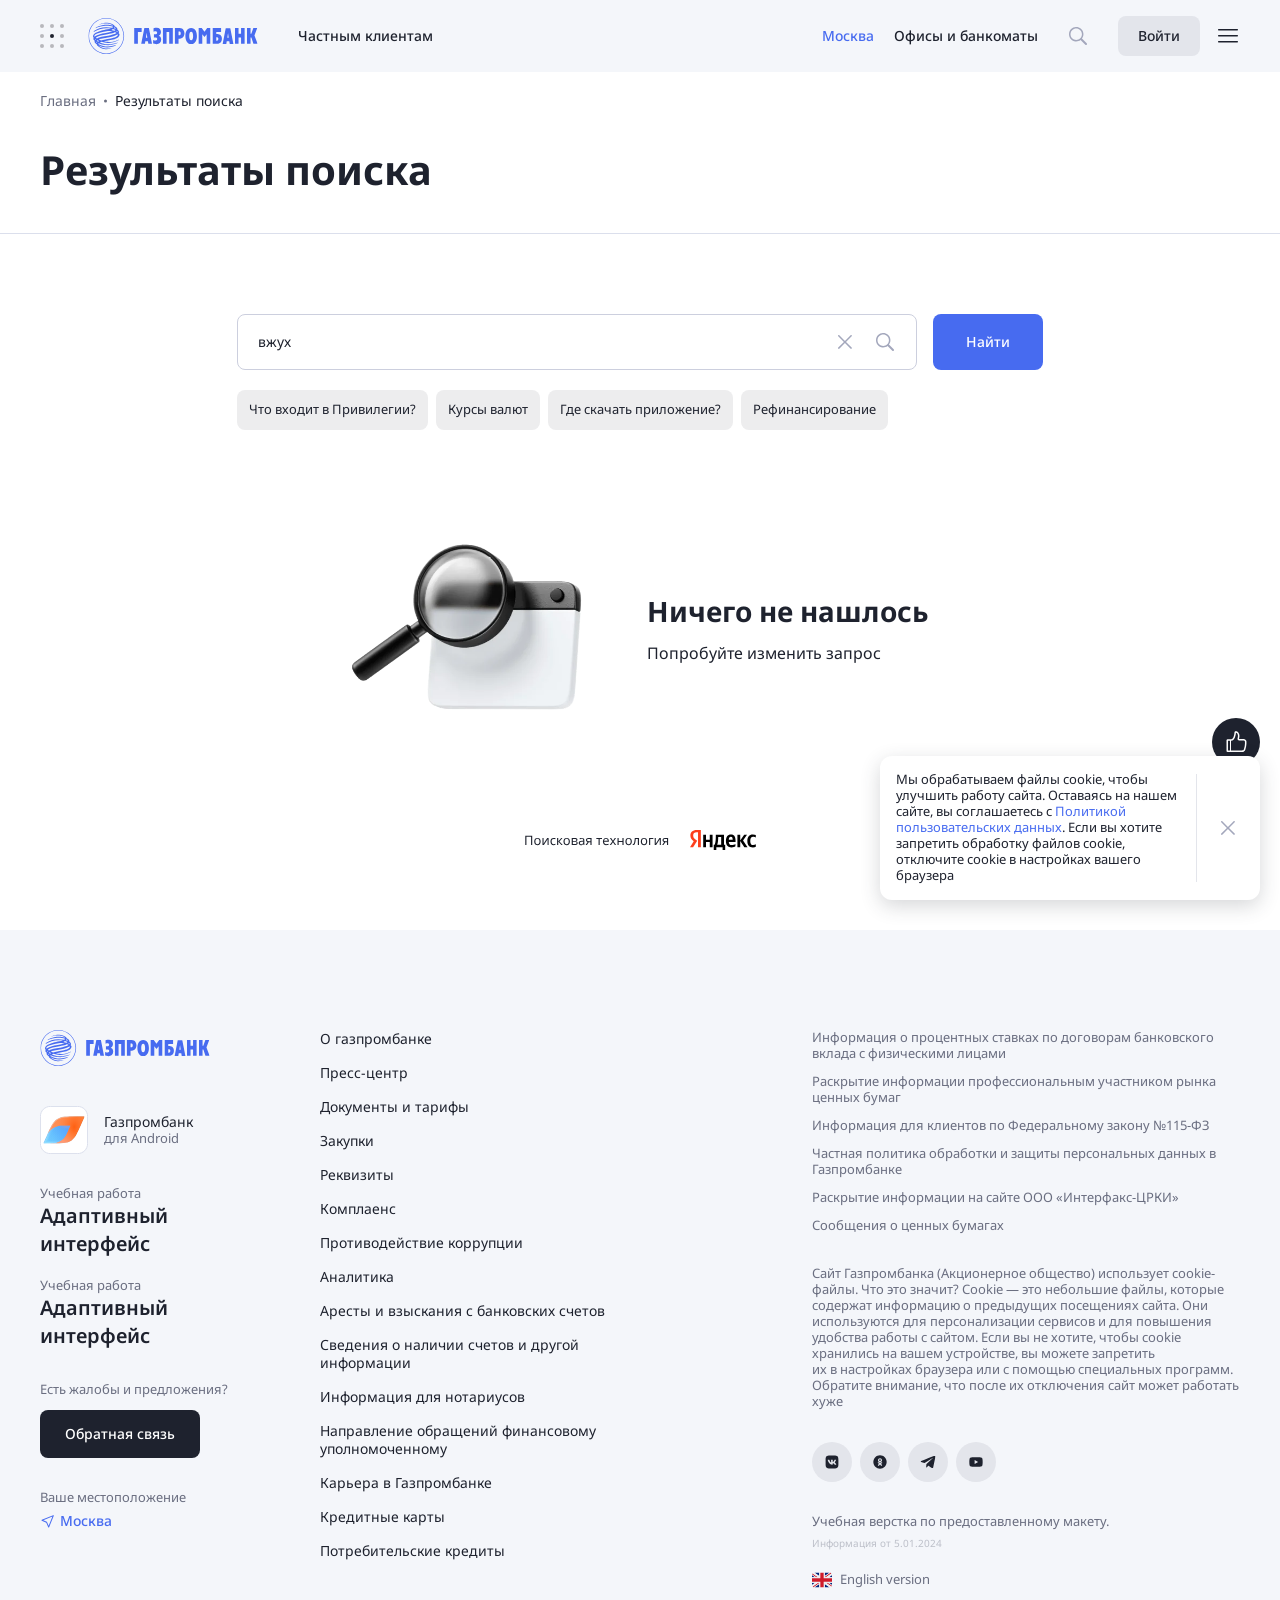
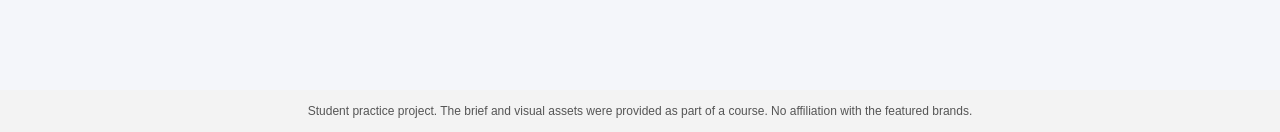
<file: search-interface/search-results-empty.html>
<!DOCTYPE html>
<html lang="ru">
  <head>
    <meta charset="UTF-8">
    <meta name="viewport" content="width=device-width, initial-scale=1.0">
    <meta http-equiv="X-UA-Compatible" content="ie=edge">
    <link rel="stylesheet" href="css/style.css">
    <title>Responsive Search Results UI | Practice Portfolio</title>
  </head>
  <body>
    <header class="header">
      <div class="container">
        <div class="header__wrapper">
          <svg class="header__icon-decor" width="24" height="24" aria-hidden="true">
            <use xlink:href="images/sprite.svg#icon-decor"></use>
          </svg>
          <a class="header__logo-link" href="#" aria-label="Ссылка на главную страницу">
            <svg class="header__logo-image" width="188" height="40" aria-hidden="true">
              <use xlink:href="images/sprite.svg#logo-gazprombank"></use>
            </svg>
          </a>
          <div class="header__links">
            <a class="header__link" href="#">
              Частным клиентам
            </a>
            <a class="header__link header__link--light" href="#">
              Private Banking
            </a>
            <a class="header__link header__link--light" href="#">
              МСБ
            </a>
          </div>
          <div class="header__links">
            <button class="header__link header__link--active">
              Москва
            </button>
            <a class="header__link" href="#">
              Офисы и банкоматы
            </a>
          </div>
          <button class="header__search btn-icon" aria-label="Открыть поиск">
            <svg class="btn-icon__icon" width="24" height="24" aria-hidden="true">
              <use xlink:href="images/sprite.svg#icon-search"></use>
            </svg>
          </button>
          <a class="header__login btn" href="#">
            Войти
          </a>
          <button class="header__burger btn-icon" aria-label="Открыть меню">
            <svg class="btn-icon__icon" width="24" height="24" aria-hidden="true">
              <use xlink:href="images/sprite.svg#icon-burger"></use>
            </svg>
          </button>
        </div>
      </div>
    </header>
    <main>
      <div class="breadcrumbs">
        <div class="container">
          <ol class="breadcrumbs__list">
            <li class="breadcrumbs__item">
              <a href="#" class="breadcrumbs__link">Главная</a>
            </li>
            <li class="breadcrumbs__item">
              <span class="breadcrumbs__link">Результаты поиска</span>
            </li>
          </ol>
        </div>
      </div>

      <section class="result result--empty">
        <div class="container">
          <h1 class="result__title">Результаты поиска</h1>

          <form class="result__search" action="#" method="get">
            <label class="visually-hidden" for="empty-search-field">Поиск по сайту</label>
            <div class="result__search-inner">
              <input class="result__search-field" id="empty-search-field" type="search" name="search" value="вжух">
              <button class="result__search-clear" type="button" aria-label="Очистить поиск">
                <svg class="result__search-image" width="14" height="14" aria-hidden="true">
                  <use xlink:href="images/sprite.svg#icon-close"></use>
                </svg>
              </button>
              <button class="result__search-submit" type="submit" aria-label="Найти">
                <svg class="result__search-image" width="18" height="18" aria-hidden="true">
                  <use xlink:href="images/sprite.svg#icon-search"></use>
                </svg>
              </button>
            </div>
            <button class="result__search-button btn btn--secondary" type="submit">Найти</button>
          </form>

          <ul class="result__suggestions">
            <li class="result__suggestion-item">
              <a class="result__suggestion-link" href="#">Что входит в Привилегии?</a>
            </li>
            <li class="result__suggestion-item">
              <a class="result__suggestion-link" href="#">Курсы валют</a>
            </li>
            <li class="result__suggestion-item">
              <a class="result__suggestion-link" href="#">Где скачать приложение?</a>
            </li>
            <li class="result__suggestion-item">
              <a class="result__suggestion-link" href="#">Рефинансирование</a>
            </li>
          </ul>

          <div class="result__empty">
            <img class="result__empty-image" src="images/search-empty.png" width="140" height="140" alt="">
            <div class="result__empty-content">
              <h2 class="result__empty-title">Ничего не нашлось</h2>
              <p class="result__empty-text">Попробуйте изменить запрос</p>
            </div>
            <button class="result__feedback" type="button" aria-label="Оценить результаты поиска">
              <img class="result__feedback-background" src="images/search-feedback.svg" width="48" height="48" alt="">
              <img class="result__feedback-icon" src="images/search-feedback-icon.svg" width="24" height="24" alt="">
            </button>
          </div>

          <div class="result__technology">
            <img class="result__technology-image" src="images/sprite/icon-yandex.svg" width="232" height="20" alt="Поисковая технология Яндекс">
          </div>
        </div>
      </section>

      <aside class="cookie" aria-label="Уведомление об использовании cookie">
        <p class="cookie__text">
          Мы обрабатываем файлы cookie, чтобы улучшить работу сайта. Оставаясь на нашем сайте, вы соглашаетесь с
          <a class="cookie__link" href="#">Политикой пользовательских данных</a>.
          Если вы хотите запретить обработку файлов cookie, отключите cookie в настройках вашего браузера
        </p>
        <button class="cookie__close" type="button" aria-label="Закрыть уведомление">
          <svg width="14" height="14" aria-hidden="true">
            <use xlink:href="images/sprite.svg#icon-close"></use>
          </svg>
        </button>
      </aside>
    </main>
    <footer class="footer">
      <div class="container">
        <div class="footer__wrapper">
          <div class="footer__left">
            <a class="footer__logo-link" href="#" aria-label="Ссылка на главную страницу">
              <svg class="footer__logo-image" width="188" height="40" aria-hidden="true">
                <use xlink:href="images/sprite.svg#logo-gazprombank"></use>
              </svg>
            </a>
            <a class="footer__app" href="#">
              <img class="footer__app-icon" width="48" height="48" src="images/icon-gpb-app.svg" alt="Логотип приложения Газпромбанка">
              <p class="footer__app-text">
                <span class="footer__app-name">
                  Газпромбанк
                </span>
                <span class="footer__app-platform">
                  для Android
                </span>
              </p>
            </a>
            <div class="footer__contacts">
              <div class="footer__phone"><span class="footer__phone-text">Учебная работа</span><span class="footer__phone-link">Адаптивный интерфейс</span></div>
              <div class="footer__phone"><span class="footer__phone-text">Учебная работа</span><span class="footer__phone-link">Адаптивный интерфейс</span></div>
            </div>
            <div class="footer__feedback">
              <span class="footer__feedback-text">
                Есть жалобы и&nbsp;предложения?
              </span>
              <button class="footer__feedback-btn btn btn--tertiary" type="button">
                Обратная связь
              </button>
            </div>
            <div class="footer__location">
              <span class="footer__location-text">
                Ваше местоположение
              </span>
              <a class="footer__location-link" href="#">
                <svg class="footer__location-icon" width="16" height="16" aria-hidden="true">
                  <use xlink:href="images/sprite.svg#icon-location"></use>
                </svg>
                <span>Москва</span>
              </a>
            </div>
          </div>
          <ul class="footer__nav-list">
            <li class="footer__nav-item">
              <a class="footer__nav-link" href="#">
                О&nbsp;газпромбанке
              </a>
            </li>
            <li class="footer__nav-item">
              <a class="footer__nav-link" href="#">
                Пресс-центр
              </a>
            </li>
            <li class="footer__nav-item">
              <a class="footer__nav-link" href="#">
                Документы и&nbsp;тарифы
              </a>
            </li>
            <li class="footer__nav-item">
              <a class="footer__nav-link" href="#">
                Закупки
              </a>
            </li>
            <li class="footer__nav-item">
              <a class="footer__nav-link" href="#">
                Реквизиты
              </a>
            </li>
            <li class="footer__nav-item">
              <a class="footer__nav-link" href="#">
                Комплаенс
              </a>
            </li>
            <li class="footer__nav-item">
              <a class="footer__nav-link" href="#">
                Противодействие коррупции
              </a>
            </li>
            <li class="footer__nav-item">
              <a class="footer__nav-link" href="#">
                Аналитика
              </a>
            </li>
            <li class="footer__nav-item">
              <a class="footer__nav-link" href="#">
                Аресты и&nbsp;взыскания с&nbsp;банковских счетов
              </a>
            </li>
            <li class="footer__nav-item">
              <a class="footer__nav-link" href="#">
                Сведения о&nbsp;наличии счетов и&nbsp;другой информации
              </a>
            </li>
            <li class="footer__nav-item">
              <a class="footer__nav-link" href="#">
                Информация для нотариусов
              </a>
            </li>
            <li class="footer__nav-item">
              <a class="footer__nav-link" href="#">
                Направление обращений финансовому уполномоченному
              </a>
            </li>
            <li class="footer__nav-item">
              <a class="footer__nav-link" href="#">
                Карьера в&nbsp;Газпромбанке
              </a>
            </li>
            <li class="footer__nav-item">
              <a class="footer__nav-link" href="#">
                Кредитные карты
              </a>
            </li>
            <li class="footer__nav-item">
              <a class="footer__nav-link" href="#">
                Потребительские кредиты
              </a>
            </li>
          </ul>
          <div class="footer__right">
            <div class="footer__policy">
              <a class="footer__policy-link" href="#">
                Информация о процентных ставках по договорам банковского вклада с физическими лицами
              </a>
              <a class="footer__policy-link" href="#">
                Раскрытие информации профессиональным участником рынка ценных бумаг
              </a>
              <a class="footer__policy-link" href="#">
                Информация для клиентов по Федеральному закону №115-ФЗ
              </a>
              <a class="footer__policy-link" href="#">
                Частная политика обработки и защиты персональных данных в Газпромбанке
              </a>
              <a class="footer__policy-link" href="#">
                Раскрытие информации на сайте ООО «Интерфакс-ЦРКИ»
              </a>
              <a class="footer__policy-link" href="#">
                Сообщения о ценных бумагах
              </a>
            </div>
            <p class="footer__cookie">
              Сайт Газпромбанка (Акционерное общество) использует cookie-файлы. Что это значит? Сookie&nbsp;&mdash; это небольшие файлы, которые содержат информацию о&nbsp;предыдущих посещениях сайта. Они используются для персонализации сервисов и&nbsp;для повышения удобства работы с&nbsp;сайтом. Если вы&nbsp;не&nbsp;хотите, чтобы сookie хранились на&nbsp;вашем устройстве, вы&nbsp;можете запретить их&nbsp;в&nbsp;настройках браузера или с&nbsp;помощью специальных программ. Обратите внимание, что после их&nbsp;отключения сайт может работать хуже
            </p>
            <ul class="socials footer__socials">
              <li class="socials__item">
                <a class="socials__link" href="#" aria-label="Ссылка на ВК">
                  <svg class="socials__icon" width="16" height="16" aria-hidden="true">
                    <use xlink:href="images/sprite.svg#icon-vk"></use>
                  </svg>
                </a>
              </li>
              <li class="socials__item">
                <a class="socials__link" href="#" aria-label="Ссылка на Одноклассники">
                  <svg class="socials__icon" width="16" height="16" aria-hidden="true">
                    <use xlink:href="images/sprite.svg#icon-ok"></use>
                  </svg>
                </a>
              </li>
              <li class="socials__item">
                <a class="socials__link" href="#" aria-label="Ссылка на Телеграм">
                  <svg class="socials__icon" width="16" height="16" aria-hidden="true">
                    <use xlink:href="images/sprite.svg#icon-telegram"></use>
                  </svg>
                </a>
              </li>
              <li class="socials__item">
                <a class="socials__link" href="#" aria-label="Ссылка на YouTube">
                  <svg class="socials__icon" width="16" height="16" aria-hidden="true">
                    <use xlink:href="images/sprite.svg#icon-yt"></use>
                  </svg>
                </a>
              </li>
            </ul>
            <div class="footer__copyright">
              <p class="footer__copyright-text">
                Учебная верстка по предоставленному макету.
              </p>
              <span class="footer__copyright-date">
                Информация от&nbsp;<time datetime="2024-01-05">5.01.2024</time>
              </span>
            </div>
            <a class="footer__language-link" href="#" aria-label="Ссылка на английскую версию сайта">
              <svg class="footer__language-icon" width="20" height="20" aria-hidden="true">
                <use xlink:href="images/sprite.svg#icon-flag"></use>
              </svg>
              <span>
                English version
              </span>
            </a>
          </div>
        </div>
      </div>
    </footer>
    <aside class="portfolio-disclosure" lang="en">Student practice project. The brief and visual assets were provided as part of a course. No affiliation with the featured brands.</aside>
</body>
</html>
</file>
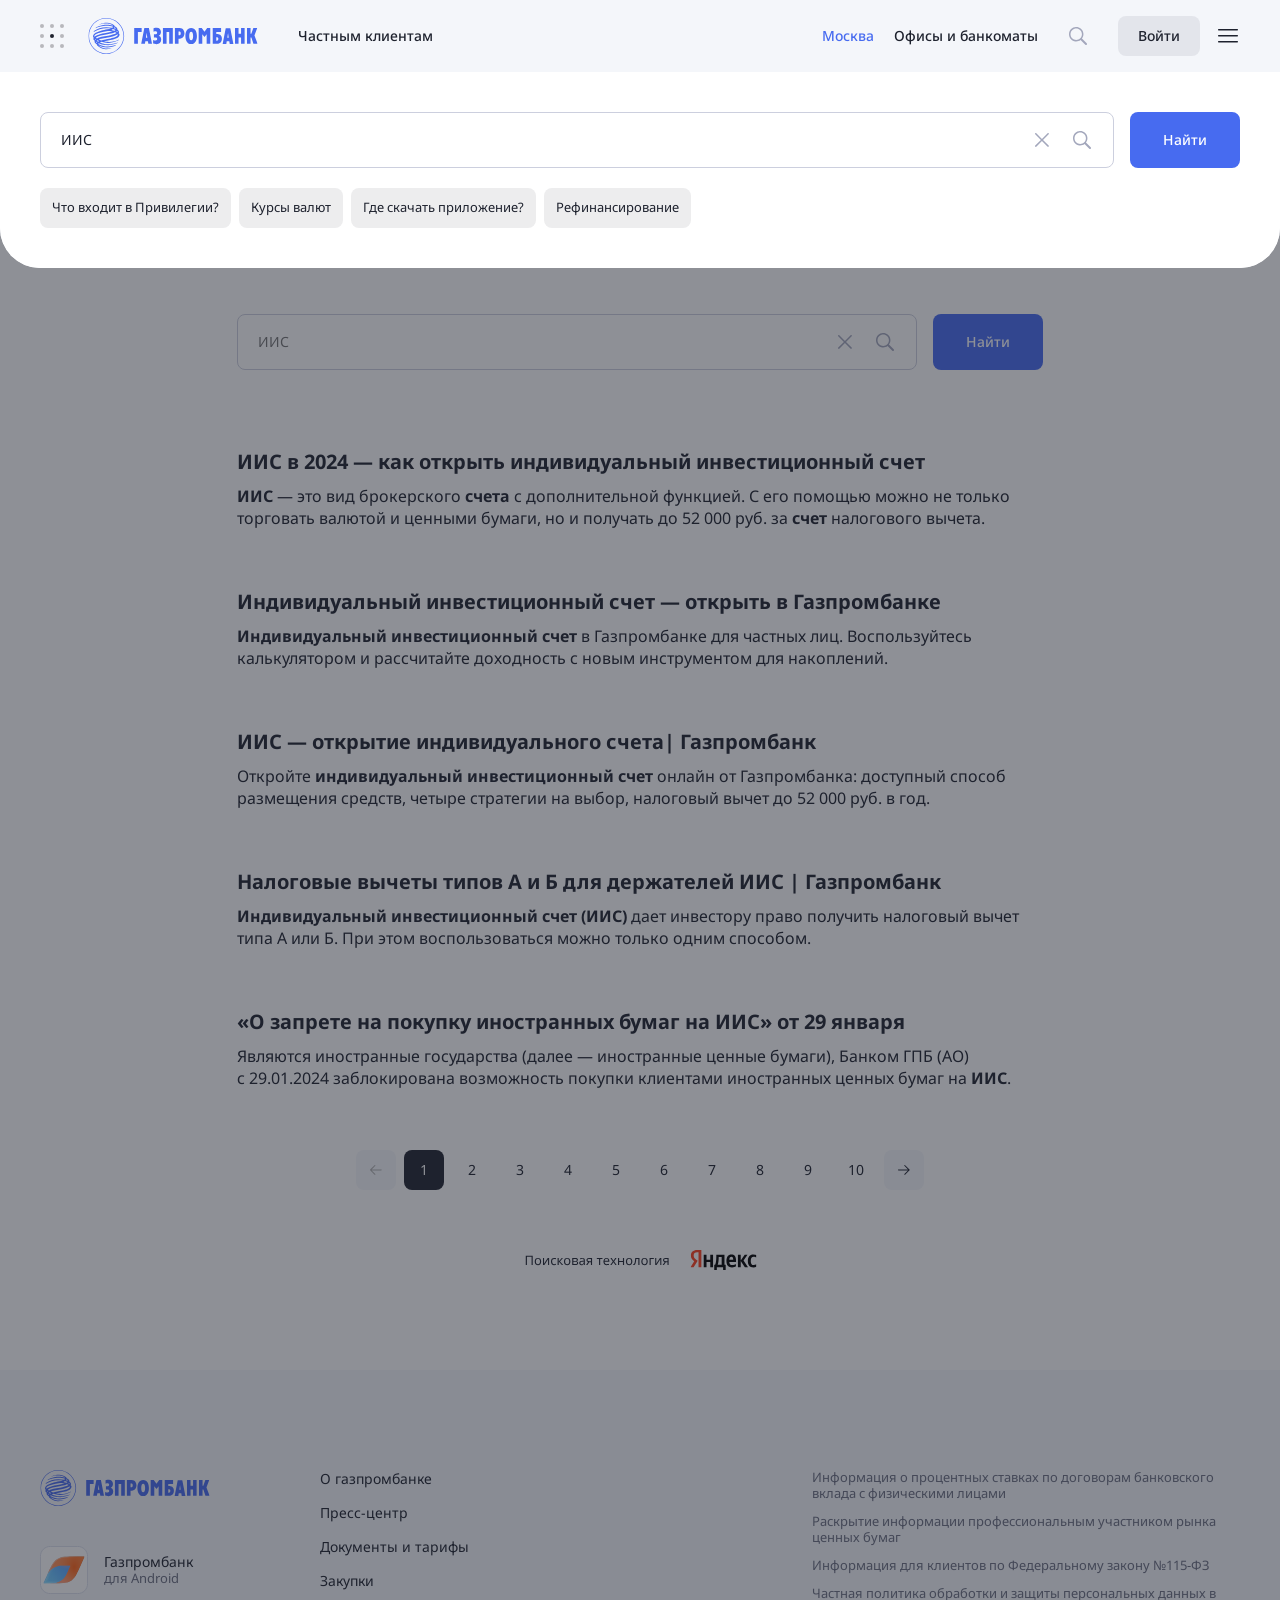
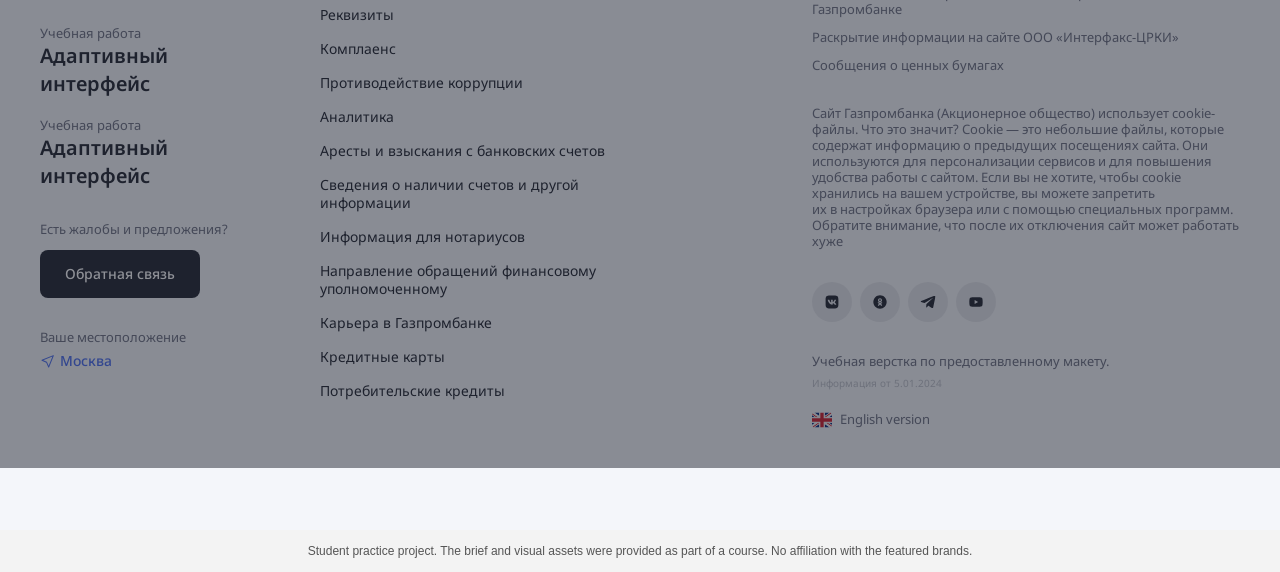
<file: search-interface/search-results.html>
<!DOCTYPE html>
<html lang="ru">
  <head>
    <meta charset="UTF-8">
    <meta name="viewport" content="width=device-width, initial-scale=1.0">
    <meta http-equiv="X-UA-Compatible" content="ie=edge">
    <link rel="stylesheet" href="css/style.css">
    <title>Responsive Search Results UI | Practice Portfolio</title>
  </head>
  <body>
    <header class="header header--search-opened">
      <div class="container">
        <div class="header__wrapper">
          <svg class="header__icon-decor" width="24" height="24" aria-hidden="true">
            <use xlink:href="images/sprite.svg#icon-decor"></use>
          </svg>
          <a class="header__logo-link" href="#" aria-label="Ссылка на главную страницу">
            <svg class="header__logo-image" width="188" height="40" aria-hidden="true">
              <use xlink:href="images/sprite.svg#logo-gazprombank"></use>
            </svg>
          </a>
          <div class="header__links">
            <a class="header__link" href="#">
              Частным клиентам
            </a>
            <a class="header__link header__link--light" href="#">
              Private Banking
            </a>
            <a class="header__link header__link--light" href="#">
              МСБ
            </a>
          </div>
          <div class="header__links">
            <button class="header__link header__link--active">
              Москва
            </button>
            <a class="header__link" href="#">
              Офисы и банкоматы
            </a>
          </div>
          <button class="header__search btn-icon" aria-label="Открыть поиск">
            <svg class="btn-icon__icon" width="24" height="24" aria-hidden="true">
              <use xlink:href="images/sprite.svg#icon-search"></use>
            </svg>
          </button>
          <a class="header__login btn" href="#">
            Войти
          </a>
          <button class="header__burger btn-icon" aria-label="Открыть меню">
            <svg class="btn-icon__icon" width="24" height="24" aria-hidden="true">
              <use xlink:href="images/sprite.svg#icon-burger"></use>
            </svg>
          </button>
        </div>
        <div class="header__search-panel">
            <form class="header__search-form" action="#" method="get">
              <label class="visually-hidden" for="header-search-field">Поиск по сайту</label>

              <div class="header__search-inner">
                <input class="header__search-field" id="header-search-field" type="search" name="search" value="ИИС">

                <button class="header__search-clear" type="button" aria-label="Очистить поиск">
                  <svg class="header__search-image" width="14" height="14" aria-hidden="true">
                    <use xlink:href="images/sprite.svg#icon-close"></use>
                  </svg>
                </button>
                <button class="header__search-submit" type="submit" aria-label="Найти">
                  <svg class="header__search-image" width="18" height="18" aria-hidden="true">
                    <use xlink:href="images/sprite.svg#icon-search"></use>
                  </svg>
                </button>
              </div>
              <button class="header__search-button btn btn--secondary" type="submit">Найти</button>
            </form>
            <ul class="header__search-tags">
              <li class="header__search-tag-item">
                <a class="header__search-tag" href="#">Что входит в Привилегии?</a>
              </li>
              <li class="header__search-tag-item">
                <a class="header__search-tag" href="#">Курсы валют</a>
              </li>
              <li class="header__search-tag-item">
                <a class="header__search-tag" href="#">Где скачать приложение?</a>
              </li>
              <li class="header__search-tag-item">
                <a class="header__search-tag" href="#">Рефинансирование</a>
              </li>
            </ul>
          </div>
      </div>
    </header>
    <main>
      <div class="breadcrumbs">
        <div class="container">
          <ol class="breadcrumbs__list">
            <li class="breadcrumbs__item">
              <a href="#" class="breadcrumbs__link">Главная</a>
            </li>
            <li class="breadcrumbs__item">
              <span class="breadcrumbs__link">Результаты поиска</span>
            </li>
          </ol>
        </div>
      </div>

      <section class="result">
        <div class="container">
          <h1 class="result__title">Результаты поиска</h1>
          <form class="result__search" action="#" method="get">
            <label class="visually-hidden" for="result__search">Поиск по сайту</label>
            <div class="result__search-inner">
              <input class="result__search-field" type="search" name="search" placeholder="ИИС">
                <button class="result__search-clear" type="button" aria-label="Очистить поиск">
                  <svg class="result__search-image" width="14" height="14" aria-hidden="true">
                <use xlink:href="images/sprite.svg#icon-close"></use>
              </svg>
                </button>

                <button class="result__search-submit" type="submit" aria-label="Найти">
                  <svg class="result__search-image" width="18" height="18" aria-hidden="true">
                <use xlink:href="images/sprite.svg#icon-search"></use>
              </svg>
                </button>
            </div>
            <button class="result__search-button btn btn--secondary" type="submit">Найти</button>
          </form>
          <div class="result__content">
            <ul class="result__list">
              <li class="result__item">
                <article class="result__article">
                  <h2 class="result__article-title">
                    <a class="result__article-link" href="#">ИИС в&nbsp;2024&nbsp;&mdash; как открыть индивидуальный инвестиционный счет</a>
                  </h2>
                  <p class="result__article-text"><strong>ИИС</strong>&nbsp;&mdash; это вид брокерского <strong>счета</strong> с&nbsp;дополнительной функцией. С&nbsp;его помощью можно не&nbsp;только торговать валютой и&nbsp;ценными бумаги, но&nbsp;и&nbsp;получать до&nbsp;52&nbsp;000&nbsp;руб.&nbsp;за&nbsp;<strong>счет</strong> налогового вычета.</p>
                </article>
              </li>
              <li class="result__item">
                <article class="result__article">
                  <h2 class="result__article-title">
                    <a class="result__article-link" href="#">Индивидуальный инвестиционный счет&nbsp;&mdash; открыть в&nbsp;Газпромбанке</a>
                  </h2>
                  <p class="result__article-text"><strong>Индивидуальный&nbsp;инвестиционный&nbsp;счет</strong>&nbsp;в Газпромбанке для частных лиц. Воспользуйтесь калькулятором и&nbsp;рассчитайте доходность с&nbsp;новым инструментом для накоплений.</p>
                </article>
              </li>
              <li class="result__item">
                <article class="result__article">
                  <h2 class="result__article-title">
                    <a class="result__article-link" href="#">ИИС&nbsp;&mdash; открытие индивидуального счета| Газпромбанк</a>
                  </h2>
                  <p class="result__article-text">Откройте <strong>индивидуальный&nbsp;инвестиционный&nbsp;счет</strong>&nbsp;онлайн от&nbsp;Газпромбанка: доступный способ размещения средств, четыре стратегии на&nbsp;выбор, налоговый вычет до&nbsp;52&nbsp;000&nbsp;руб.&nbsp;в&nbsp;год.</p>
                </article>
              </li>
              <li class="result__item">
                <article class="result__article">
                  <h2 class="result__article-title">
                    <a class="result__article-link" href="#">Налоговые вычеты типов А и Б для держателей ИИС | Газпромбанк</a>
                  </h2>
                  <p class="result__article-text"><strong>Индивидуальный&nbsp;инвестиционный&nbsp;счет&nbsp;(ИИС)</strong> дает инвестору право получить налоговый вычет типа&nbsp;А или Б.&nbsp;При этом воспользоваться можно только одним способом.</p>
                </article>
              </li>
              <li class="result__item">
                <article class="result__article">
                  <h2 class="result__article-title">
                    <a class="result__article-link" href="#">&laquo;О&nbsp;запрете на&nbsp;покупку иностранных бумаг на&nbsp;ИИС&raquo; от&nbsp;29&nbsp;января</a>
                  </h2>
                  <p class="result__article-text">Являются иностранные государства (далее&nbsp;&mdash; иностранные ценные бумаги), Банком ГПБ (АО) с&nbsp;29.01.2024 заблокирована возможность покупки клиентами иностранных ценных бумаг на&nbsp;<strong>ИИС</strong>.</p>
                </article>
              </li>
            </ul>
            <div class="result__pagination">
              <a class="result__pagination-link result__pagination-link--disabled" href="#" aria-label="Предыдущая страница">
              <svg class="result__pagination-image" width="12" height="20" aria-hidden="true">
                <use xlink:href="images/sprite.svg#icon-left"></use>
              </svg>
              </a>
              <a class="result__pagination-link result__pagination-link--active" href="#">1</a>
              <a class="result__pagination-link" href="#">2</a>
              <a class="result__pagination-link" href="#">3</a>
              <a class="result__pagination-link" href="#">4</a>
              <a class="result__pagination-link" href="#">5</a>
              <a class="result__pagination-link" href="#">6</a>
              <a class="result__pagination-link" href="#">7</a>
              <a class="result__pagination-link" href="#">8</a>
              <a class="result__pagination-link" href="#">9</a>
              <a class="result__pagination-link" href="#">10</a>
              <a class="result__pagination-link result__pagination-link--next" href="#" aria-label="Следующая страница">
              <svg class="result__pagination-image" width="12" height="20" aria-hidden="true">
                <use xlink:href="images/sprite.svg#icon-right"></use>
              </svg>
              </a>
            </div>

            <div class="result__technology">
              <svg class="result__technology-image" width="232" height="20" aria-hidden="true">
                <use xlink:href="images/sprite.svg#icon-yandex"></use>
              </svg>
            </div>
          </div>
        </div>
      </section>
    </main>
    <footer class="footer">
      <div class="container">
        <div class="footer__wrapper">
          <div class="footer__left">
            <a class="footer__logo-link" href="#" aria-label="Ссылка на главную страницу">
              <svg class="footer__logo-image" width="188" height="40" aria-hidden="true">
                <use xlink:href="images/sprite.svg#logo-gazprombank"></use>
              </svg>
            </a>
            <a class="footer__app" href="#">
              <img class="footer__app-icon" width="48" height="48" src="images/icon-gpb-app.svg" alt="Логотип приложения Газпромбанка">
              <p class="footer__app-text">
                <span class="footer__app-name">
                  Газпромбанк
                </span>
                <span class="footer__app-platform">
                  для Android
                </span>
              </p>
            </a>
            <div class="footer__contacts">
              <div class="footer__phone"><span class="footer__phone-text">Учебная работа</span><span class="footer__phone-link">Адаптивный интерфейс</span></div>
              <div class="footer__phone"><span class="footer__phone-text">Учебная работа</span><span class="footer__phone-link">Адаптивный интерфейс</span></div>
            </div>
            <div class="footer__feedback">
              <span class="footer__feedback-text">
                Есть жалобы и&nbsp;предложения?
              </span>
              <button class="footer__feedback-btn btn btn--tertiary" type="button">
                Обратная связь
              </button>
            </div>
            <div class="footer__location">
              <span class="footer__location-text">
                Ваше местоположение
              </span>
              <a class="footer__location-link" href="#">
                <svg class="footer__location-icon" width="16" height="16" aria-hidden="true">
                  <use xlink:href="images/sprite.svg#icon-location"></use>
                </svg>
                <span>Москва</span>
              </a>
            </div>
          </div>
          <ul class="footer__nav-list">
            <li class="footer__nav-item">
              <a class="footer__nav-link" href="#">
                О&nbsp;газпромбанке
              </a>
            </li>
            <li class="footer__nav-item">
              <a class="footer__nav-link" href="#">
                Пресс-центр
              </a>
            </li>
            <li class="footer__nav-item">
              <a class="footer__nav-link" href="#">
                Документы и&nbsp;тарифы
              </a>
            </li>
            <li class="footer__nav-item">
              <a class="footer__nav-link" href="#">
                Закупки
              </a>
            </li>
            <li class="footer__nav-item">
              <a class="footer__nav-link" href="#">
                Реквизиты
              </a>
            </li>
            <li class="footer__nav-item">
              <a class="footer__nav-link" href="#">
                Комплаенс
              </a>
            </li>
            <li class="footer__nav-item">
              <a class="footer__nav-link" href="#">
                Противодействие коррупции
              </a>
            </li>
            <li class="footer__nav-item">
              <a class="footer__nav-link" href="#">
                Аналитика
              </a>
            </li>
            <li class="footer__nav-item">
              <a class="footer__nav-link" href="#">
                Аресты и&nbsp;взыскания с&nbsp;банковских счетов
              </a>
            </li>
            <li class="footer__nav-item">
              <a class="footer__nav-link" href="#">
                Сведения о&nbsp;наличии счетов и&nbsp;другой информации
              </a>
            </li>
            <li class="footer__nav-item">
              <a class="footer__nav-link" href="#">
                Информация для нотариусов
              </a>
            </li>
            <li class="footer__nav-item">
              <a class="footer__nav-link" href="#">
                Направление обращений финансовому уполномоченному
              </a>
            </li>
            <li class="footer__nav-item">
              <a class="footer__nav-link" href="#">
                Карьера в&nbsp;Газпромбанке
              </a>
            </li>
            <li class="footer__nav-item">
              <a class="footer__nav-link" href="#">
                Кредитные карты
              </a>
            </li>
            <li class="footer__nav-item">
              <a class="footer__nav-link" href="#">
                Потребительские кредиты
              </a>
            </li>
          </ul>
          <div class="footer__right">
            <div class="footer__policy">
              <a class="footer__policy-link" href="#">
                Информация о процентных ставках по договорам банковского вклада с физическими лицами
              </a>
              <a class="footer__policy-link" href="#">
                Раскрытие информации профессиональным участником рынка ценных бумаг
              </a>
              <a class="footer__policy-link" href="#">
                Информация для клиентов по Федеральному закону №115-ФЗ
              </a>
              <a class="footer__policy-link" href="#">
                Частная политика обработки и защиты персональных данных в Газпромбанке
              </a>
              <a class="footer__policy-link" href="#">
                Раскрытие информации на сайте ООО «Интерфакс-ЦРКИ»
              </a>
              <a class="footer__policy-link" href="#">
                Сообщения о ценных бумагах
              </a>
            </div>
            <p class="footer__cookie">
              Сайт Газпромбанка (Акционерное общество) использует cookie-файлы. Что это значит? Сookie&nbsp;&mdash; это небольшие файлы, которые содержат информацию о&nbsp;предыдущих посещениях сайта. Они используются для персонализации сервисов и&nbsp;для повышения удобства работы с&nbsp;сайтом. Если вы&nbsp;не&nbsp;хотите, чтобы сookie хранились на&nbsp;вашем устройстве, вы&nbsp;можете запретить их&nbsp;в&nbsp;настройках браузера или с&nbsp;помощью специальных программ. Обратите внимание, что после их&nbsp;отключения сайт может работать хуже
            </p>
            <ul class="socials footer__socials">
              <li class="socials__item">
                <a class="socials__link" href="#" aria-label="Ссылка на ВК">
                  <svg class="socials__icon" width="16" height="16" aria-hidden="true">
                    <use xlink:href="images/sprite.svg#icon-vk"></use>
                  </svg>
                </a>
              </li>
              <li class="socials__item">
                <a class="socials__link" href="#" aria-label="Ссылка на Одноклассники">
                  <svg class="socials__icon" width="16" height="16" aria-hidden="true">
                    <use xlink:href="images/sprite.svg#icon-ok"></use>
                  </svg>
                </a>
              </li>
              <li class="socials__item">
                <a class="socials__link" href="#" aria-label="Ссылка на Телеграм">
                  <svg class="socials__icon" width="16" height="16" aria-hidden="true">
                    <use xlink:href="images/sprite.svg#icon-telegram"></use>
                  </svg>
                </a>
              </li>
              <li class="socials__item">
                <a class="socials__link" href="#" aria-label="Ссылка на YouTube">
                  <svg class="socials__icon" width="16" height="16" aria-hidden="true">
                    <use xlink:href="images/sprite.svg#icon-yt"></use>
                  </svg>
                </a>
              </li>
            </ul>
            <div class="footer__copyright">
              <p class="footer__copyright-text">
                Учебная верстка по предоставленному макету.
              </p>
              <span class="footer__copyright-date">
                Информация от&nbsp;<time datetime="2024-01-05">5.01.2024</time>
              </span>
            </div>
            <a class="footer__language-link" href="#" aria-label="Ссылка на английскую версию сайта">
              <svg class="footer__language-icon" width="20" height="20" aria-hidden="true">
                <use xlink:href="images/sprite.svg#icon-flag"></use>
              </svg>
              <span>
                English version
              </span>
            </a>
          </div>
        </div>
      </div>
    </footer>
    <aside class="portfolio-disclosure" lang="en">Student practice project. The brief and visual assets were provided as part of a course. No affiliation with the featured brands.</aside>
</body>
</html>
</file>
<file: real-estate/css/style.css>
/* Global */
/* ------------------------------------ */
/*! normalize.css v8.0.1 | MIT License | github.com/necolas/normalize.css */
/* Document
  ========================================================================== */
/**
 * 1. Correct the line height in all browsers.
 * 2. Prevent adjustments of font size after orientation changes in iOS.
 */
html {
  line-height: 1.15; /* 1 */
  -webkit-text-size-adjust: 100%; /* 2 */
}

/* Sections
  ========================================================================== */
/**
* Remove the margin in all browsers.
*/
body {
  margin: 0;
}

/**
* Render the `main` element consistently in IE.
*/
main {
  display: block;
}

/**
* Correct the font size and margin on `h1` elements within `section` and
* `article` contexts in Chrome, Firefox, and Safari.
*/
h1 {
  margin: 0.67em 0;
  font-size: 2em;
}

/* Grouping content
  ========================================================================== */
/**
* 1. Add the correct box sizing in Firefox.
* 2. Show the overflow in Edge and IE.
*/
hr {
  box-sizing: content-box; /* 1 */
  height: 0; /* 1 */
  overflow: visible; /* 2 */
}

/**
* 1. Correct the inheritance and scaling of font size in all browsers.
* 2. Correct the odd `em` font sizing in all browsers.
*/
pre {
  font-size: 1em; /* 2 */
  font-family: monospace, monospace; /* 1 */
}

/* Text-level semantics
  ========================================================================== */
/**
* Remove the gray background on active links in IE 10.
*/
a {
  background-color: transparent;
}

/**
* 1. Remove the bottom border in Chrome 57-
* 2. Add the correct text decoration in Chrome, Edge, IE, Opera, and Safari.
*/
abbr[title] {
  text-decoration: underline; /* 2 */
  text-decoration: underline dotted; /* 2 */
  border-bottom: none; /* 1 */
}

/**
* Add the correct font weight in Chrome, Edge, and Safari.
*/
b,
strong {
  font-weight: bolder;
}

/**
* 1. Correct the inheritance and scaling of font size in all browsers.
* 2. Correct the odd `em` font sizing in all browsers.
*/
code,
kbd,
samp {
  font-size: 1em; /* 2 */
  font-family: monospace, monospace; /* 1 */
}

/**
* Add the correct font size in all browsers.
*/
small {
  font-size: 80%;
}

/**
* Prevent `sub` and `sup` elements from affecting the line height in
* all browsers.
*/
sub,
sup {
  position: relative;
  font-size: 75%;
  line-height: 0;
  vertical-align: baseline;
}

sub {
  bottom: -0.25em;
}

sup {
  top: -0.5em;
}

/* Embedded content
  ========================================================================== */
/**
* Remove the border on images inside links in IE 10.
*/
img {
  border-style: none;
}

/* Forms
  ========================================================================== */
/**
* 1. Change the font styles in all browsers.
* 2. Remove the margin in Firefox and Safari.
*/
button,
input,
optgroup,
select,
textarea {
  margin: 0; /* 2 */
  font-size: 100%; /* 1 */
  line-height: 1.15; /* 1 */
  font-family: inherit; /* 1 */
}

/**
* Show the overflow in IE.
* 1. Show the overflow in Edge.
*/
button,
input {
  /* 1 */
  overflow: visible;
}

/**
* Remove the inheritance of text transform in Edge, Firefox, and IE.
* 1. Remove the inheritance of text transform in Firefox.
*/
button,
select {
  /* 1 */
  text-transform: none;
}

/**
* Correct the inability to style clickable types in iOS and Safari.
*/
button,
[type=button],
[type=reset],
[type=submit] {
  -webkit-appearance: button;
}

/**
* Remove the inner border and padding in Firefox.
*/
button::-moz-focus-inner,
[type=button]::-moz-focus-inner,
[type=reset]::-moz-focus-inner,
[type=submit]::-moz-focus-inner {
  padding: 0;
  border-style: none;
}

/**
* Restore the focus styles unset by the previous rule.
*/
button:-moz-focusring,
[type=button]:-moz-focusring,
[type=reset]:-moz-focusring,
[type=submit]:-moz-focusring {
  outline: 1px dotted ButtonText;
}

/**
* Correct the padding in Firefox.
*/
fieldset {
  padding: 0.35em 0.75em 0.625em;
}

/**
* 1. Correct the text wrapping in Edge and IE.
* 2. Correct the color inheritance from `fieldset` elements in IE.
* 3. Remove the padding so developers are not caught out when they zero out
*    `fieldset` elements in all browsers.
*/
legend {
  display: table; /* 1 */
  box-sizing: border-box; /* 1 */
  max-width: 100%; /* 1 */
  padding: 0; /* 3 */
  color: inherit; /* 2 */
  white-space: normal; /* 1 */
}

/**
* Add the correct vertical alignment in Chrome, Firefox, and Opera.
*/
progress {
  vertical-align: baseline;
}

/**
* Remove the default vertical scrollbar in IE 10+.
*/
textarea {
  overflow: auto;
}

/**
* 1. Add the correct box sizing in IE 10.
* 2. Remove the padding in IE 10.
*/
[type=checkbox],
[type=radio] {
  box-sizing: border-box; /* 1 */
  padding: 0; /* 2 */
}

/**
* Correct the cursor style of increment and decrement buttons in Chrome.
*/
[type=number]::-webkit-inner-spin-button,
[type=number]::-webkit-outer-spin-button {
  height: auto;
}

/**
* 1. Correct the odd appearance in Chrome and Safari.
* 2. Correct the outline style in Safari.
*/
[type=search] {
  outline-offset: -2px; /* 2 */
  -webkit-appearance: textfield; /* 1 */
}

/**
* Remove the inner padding in Chrome and Safari on macOS.
*/
[type=search]::-webkit-search-decoration {
  -webkit-appearance: none;
}

/**
* 1. Correct the inability to style clickable types in iOS and Safari.
* 2. Change font properties to `inherit` in Safari.
*/
::-webkit-file-upload-button {
  font: inherit; /* 2 */
  -webkit-appearance: button; /* 1 */
}

/* Interactive
  ========================================================================== */
/*
* Add the correct display in Edge, IE 10+, and Firefox.
*/
details {
  display: block;
}

/*
* Add the correct display in all browsers.
*/
summary {
  display: list-item;
}

/* Misc
  ========================================================================== */
/**
* Add the correct display in IE 10+.
*/
template {
  display: none;
}

/**
* Add the correct display in IE 10.
*/
[hidden] {
  display: none;
}

@font-face {
  font-family: "Roboto Flex";
  src: url("../fonts/RobotoFlex-Regular.woff2") format("woff2"), url("../fonts/RobotoFlex-Regular.woff") format("woff");
  font-weight: 200;
  font-style: normal;
  font-display: swap;
}
@font-face {
  font-family: "Tenor Sans";
  src: url("../fonts/TenorSans.woff2") format("woff2"), url("../fonts/TenorSans.woff") format("woff");
  font-weight: 300;
  font-style: normal;
  font-display: swap;
}
@font-face {
  font-family: "IBM Plex Sans";
  src: url("../fonts/IBMPlexSans-ExtraLight.woff2") format("woff2"), url("../fonts/IBMPlexSans-ExtraLight.woff") format("woff");
  font-weight: 200;
  font-style: normal;
  font-display: swap;
}
@font-face {
  font-family: "IBM Plex Sans";
  src: url("../fonts/IBMPlexSans-Light.woff2") format("woff2"), url("../fonts/IBMPlexSans-Light.woff") format("woff");
  font-weight: 300;
  font-style: normal;
  font-display: swap;
}
*,
*::after,
*::before {
  box-sizing: border-box;
}

body {
  background-color: #390417;
  color: #ffffff;
  font-weight: 300;
  display: flex;
  flex-direction: column;
  font-family: "Roboto Flex", "Arial", sans-serif;
  margin: 0;
  min-height: 100vh;
  padding: 0;
}

main {
  flex-grow: 1;
}

img {
  display: block;
  height: auto;
  max-width: 100%;
  object-fit: cover;
}

a {
  color: #000000;
  text-decoration: none;
}

.container {
  max-width: 1728px;
  margin: 0 auto;
  padding: 0 180px;
}
@media (max-width: 1023px) {
  .container {
    padding: 0 20px;
  }
}

.visually-hidden {
  position: absolute;
  width: 1px;
  height: 1px;
  margin: -1px;
  padding: 0;
  overflow: hidden;
  white-space: nowrap;
  border: 0;
  clip: rect(0 0 0 0);
  clip-path: inset(100%);
}

/* Blocks */
/* ------------------------------------ */
.header {
  padding: 20px 0 19px;
  border-bottom: 1px solid #e2e2e2;
  font-family: "IBM Plex Sans", "Arial", sans-serif;
  background-color: #ffffff;
}
@media (max-width: 1023px) {
  .header {
    padding: 18px 0 17px;
  }
}
.header .container {
  max-width: 1728px;
  padding: 0 50px;
}
@media (max-width: 1023px) {
  .header .container {
    padding: 0 20px;
  }
}
.header__content {
  position: relative;
  display: grid;
  align-items: center;
  grid-template-columns: 1fr auto 1fr;
  gap: 20px;
}
@media (max-width: 1023px) {
  .header__content {
    grid-template-columns: 1fr 1fr;
  }
}
.header__left-col {
  display: flex;
  align-items: center;
}
.header__menu {
  display: flex;
  width: 60px;
  height: 40px;
  background-color: transparent;
  padding: 0;
  border: none;
  color: #1d252d;
  align-items: center;
  justify-content: center;
  margin: 0 70px 0 0;
}
@media (max-width: 1023px) {
  .header__menu {
    width: 47px;
    height: 20px;
  }
}
@media (max-width: 767px) {
  .header__menu {
    margin: 0 69px 0 0;
  }
}
.header__menu svg {
  height: 23px;
  width: 60px;
}
@media (max-width: 1023px) {
  .header__menu svg {
    height: 18px;
    width: 47px;
  }
}
.header__logo-link {
  height: 26px;
  width: 114px;
  display: flex;
  color: #1d252d;
}
.header__logo-link:hover, .header__logo-link:focus-visible {
  opacity: 0.7;
}
@media (max-width: 1023px) {
  .header__logo-link {
    height: 24px;
    width: 105px;
  }
}
@media (max-width: 767px) {
  .header__logo-link {
    height: 20px;
    width: 88px;
  }
  .header__logo-link svg {
    height: 20px;
    width: 88px;
  }
}
.header__page {
  font-size: 18px;
  line-height: 26px;
  display: block;
  color: #000000;
}
@media (max-width: 1199px) {
  .header__page {
    font-size: 16px;
    line-height: 20px;
  }
}
@media (max-width: 1100px) {
  .header__page {
    font-size: 14px;
    line-height: 18px;
  }
}
@media (max-width: 1023px) {
  .header__page {
    display: none;
  }
}
.header__right-col {
  display: flex;
  align-items: center;
  justify-content: flex-end;
  gap: 40px;
  font-size: 18px;
  line-height: 22px;
}
@media (max-width: 1199px) {
  .header__right-col {
    font-size: 16px;
    line-height: 20px;
  }
}
@media (max-width: 1100px) {
  .header__right-col {
    font-size: 14px;
    line-height: 18px;
  }
}
@media (max-width: 1023px) {
  .header__right-col {
    gap: 20px;
    font-size: 14px;
  }
}
.header__link:hover, .header__link:focus-visible {
  text-decoration: underline;
}
@media (max-width: 767px) {
  .header__link {
    display: none;
  }
}
.header__phone {
  display: flex;
  align-items: center;
  justify-content: center;
}
.header__phone:hover, .header__phone:focus-visible {
  opacity: 0.7;
}
@media (max-width: 1023px) {
  .header__phone-text {
    display: none;
  }
}
.header__phone-icon {
  height: 24px;
  width: 24px;
  display: none;
}
@media (max-width: 1023px) {
  .header__phone-icon {
    display: flex;
  }
}

.socials {
  display: flex;
  padding: 0;
  margin: 0;
  list-style: none;
  align-items: center;
  gap: 32px;
}
@media (max-width: 1023px) {
  .socials {
    gap: 20px;
  }
}
@media (max-width: 767px) {
  .socials {
    gap: 30px;
  }
}
.socials__link {
  display: flex;
  align-items: center;
  justify-content: center;
  color: #4A5157;
}
.socials__link:hover, .socials__link:focus-visible {
  color: #D6D2C4;
}

.footer {
  background-color: #1d252d;
  padding: 60px 0 38px;
}
@media (max-width: 1023px) {
  .footer {
    padding: 40px 0 14px;
  }
}
@media (max-width: 767px) {
  .footer {
    padding: 40px 0;
  }
}
.footer .container {
  max-width: 1728px;
  padding: 0 50px;
}
@media (max-width: 1023px) {
  .footer .container {
    padding: 0 20px;
  }
}
.footer__wrapper {
  display: grid;
  grid-template-columns: 1fr 760px;
  gap: 50px;
  margin: 0 0 40px 0;
}
@media (max-width: 1250px) {
  .footer__wrapper {
    grid-template-columns: 1fr auto;
  }
}
@media (max-width: 1023px) {
  .footer__wrapper {
    gap: 30px;
    grid-template-columns: 1fr 470px;
  }
}
@media (max-width: 767px) {
  .footer__wrapper {
    gap: 40px;
    grid-template-columns: 1fr;
  }
}
.footer__left {
  display: flex;
  flex-direction: column;
  align-items: flex-start;
}
@media (max-width: 767px) {
  .footer__left {
    align-items: center;
  }
}
.footer__logo-link {
  color: #ffffff;
  margin: 0 0 40px;
}
.footer__logo-link:hover, .footer__logo-link:focus-visible {
  opacity: 0.7;
}
@media (max-width: 767px) {
  .footer__logo-link {
    margin: 0 0 25px;
  }
}
.footer__logo-link svg {
  height: 34px;
  width: 149px;
}
@media (max-width: 1023px) {
  .footer__logo-link svg {
    height: 24px;
    width: 105px;
  }
}
@media (max-width: 767px) {
  .footer__logo-link svg {
    height: 20px;
    width: 88px;
  }
}
.footer__contacts {
  display: flex;
  flex-direction: column;
  gap: 10px;
  margin: 0 0 40px;
}
@media (max-width: 767px) {
  .footer__contacts {
    margin: 0 0 30px;
  }
}
.footer__link {
  font-size: 18px;
  line-height: 26px;
  color: #ffffff;
  display: flex;
}
.footer__link:hover, .footer__link:focus-visible {
  opacity: 0.7;
}
@media (max-width: 1023px) {
  .footer__link {
    font-size: 14px;
    line-height: 20px;
  }
}
.footer__phone {
  color: #ffffff;
  font-size: 24px;
  line-height: 32px;
  letter-spacing: 0.02em;
}
.footer__phone:hover, .footer__phone:focus-visible {
  opacity: 0.7;
}
@media (max-width: 1023px) {
  .footer__phone {
    font-size: 20px;
    line-height: 24px;
    letter-spacing: -0.02em;
  }
}
@media (max-width: 767px) {
  .footer__phone {
    line-height: 22px;
  }
}
.footer__right {
  display: flex;
  flex-direction: column;
}
.footer__link-list {
  display: grid;
  grid-template-columns: 320px 320px;
  margin: 0 0 20px;
  padding: 0;
  list-style: none;
  gap: 20px 120px;
  justify-content: end;
}
@media (max-width: 1250px) {
  .footer__link-list {
    gap: 20px 50px;
    grid-template-columns: max-content max-content;
  }
}
@media (max-width: 1023px) {
  .footer__link-list {
    grid-template-columns: 220px 220px;
    gap: 15px 30px;
  }
}
@media (max-width: 767px) {
  .footer__link-list {
    grid-template-columns: 1fr;
    gap: 15px;
    margin: 0;
  }
}
@media (max-width: 767px) {
  .footer__link-item {
    display: flex;
    justify-content: center;
  }
}
.footer__copyright {
  margin: auto 0 0 0;
  color: rgba(255, 255, 255, 0.5);
  font-size: 12px;
  line-height: 16px;
}
@media (max-width: 1023px) {
  .footer__copyright {
    font-size: 10px;
    line-height: 14px;
    max-width: 470px;
  }
}
@media (max-width: 767px) {
  .footer__copyright {
    text-align: center;
    max-width: unset;
  }
}

.hero {
  display: flex;
  flex-direction: column;
  justify-content: flex-end;
  background-image: linear-gradient(180deg, rgba(0, 0, 0, 0) 0%, rgba(0, 0, 0, 0) 69.07%, #000000 100%), url("../images/elite-city.png");
  background-position: center;
  background-size: cover;
  background-repeat: no-repeat;
  width: 100%;
  aspect-ratio: 1728/740;
}
@media (max-width: 1023px) {
  .hero {
    background-image: linear-gradient(180deg, rgba(0, 0, 0, 0) 0%, rgba(0, 0, 0, 0) 69.07%, #000000 100%), url("../images/elite-city-tablet@2x.png");
    height: 460px;
    aspect-ratio: auto;
  }
}
@media (max-width: 767px) {
  .hero {
    display: block;
    height: auto;
    min-height: 392px;
    padding-top: 320px;
    background-color: #390417;
    background-image: url("../images/elite-city-mobile.png");
    background-position: top center;
    background-size: 100% 300px;
  }
}
.hero__title {
  max-width: 800px;
  font-weight: 400;
  font-size: 60px;
  line-height: 70px;
  text-align: center;
  letter-spacing: -0.08em;
  text-transform: uppercase;
  margin: 0 0 30px;
  font-family: "Tenor Sans", "Arial", sans-serif;
}
@media (max-width: 1023px) {
  .hero__title {
    max-width: 520px;
    margin: 0 auto 30px;
    font-size: 40px;
    line-height: 46px;
    letter-spacing: -3.2px;
  }
}
@media (max-width: 767px) {
  .hero__title {
    max-width: 335px;
    margin: 0 auto;
    font-size: 28px;
    line-height: 36px;
    letter-spacing: -2.24px;
  }
}

.project-intro {
  padding: 120px 0;
}
@media (max-width: 1023px) {
  .project-intro {
    padding: 80px 0 0;
  }
}
@media (max-width: 767px) {
  .project-intro {
    padding-top: 60px;
  }
}
.project-intro__wrapper {
  display: grid;
  grid-template-columns: repeat(3, minmax(0, 1fr));
}
@media (max-width: 1199px) {
  .project-intro__wrapper {
    grid-template-columns: repeat(2, minmax(0, 1fr));
  }
}
@media (max-width: 1023px) {
  .project-intro__wrapper {
    grid-template-columns: repeat(2, 266px);
    justify-content: center;
  }
}
@media (max-width: 767px) {
  .project-intro__wrapper {
    grid-template-columns: 220px;
  }
}
.project-intro__media {
  aspect-ratio: 456/600;
  overflow: hidden;
  border-radius: 0 0 228px 228px;
}
@media (max-width: 1023px) {
  .project-intro__media {
    height: 350px;
    aspect-ratio: auto;
  }
}
@media (max-width: 767px) {
  .project-intro__media {
    height: 290px;
    border-radius: 0 0 110px 110px;
  }
}
@media (max-width: 1199px) {
  .project-intro__media--right {
    display: none;
  }
}
.project-intro__image {
  width: 100%;
  height: 100%;
  object-fit: cover;
}
.project-intro__picture {
  display: block;
  width: 100%;
  height: 100%;
}
.project-intro__content {
  display: flex;
  flex-direction: column;
  align-items: center;
  aspect-ratio: 456/600;
  padding: 91px 37px;
  border-color: #c49a6c;
  border-style: solid;
  border-width: 1px 1px 0 1px;
  border-radius: 600px 600px 0 0;
  overflow: hidden;
  text-align: center;
}
@media (max-width: 1519px) {
  .project-intro__content {
    padding: clamp(38px, 16.5625vw - 160.75px, 91px) clamp(13px, 7.5vw - 77px, 37px);
  }
}
@media (max-width: 1023px) {
  .project-intro__content {
    height: 350px;
    padding: 38px 13px 0;
    aspect-ratio: auto;
  }
}
@media (max-width: 767px) {
  .project-intro__content {
    height: 290px;
    padding: 24px 10px 0;
    border-radius: 300px 300px 0 0;
  }
}
.project-intro__blazon {
  display: block;
  flex-shrink: 0;
  width: 110px;
  height: 146px;
  margin: 0 0 28px;
}
@media (max-width: 1519px) {
  .project-intro__blazon {
    width: clamp(70px, 12.5vw - 80px, 110px);
    height: clamp(94px, 16.25vw - 101px, 146px);
    margin-bottom: clamp(20px, 2.5vw - 10px, 28px);
  }
}
@media (max-width: 1023px) {
  .project-intro__blazon {
    width: 70px;
    height: 94px;
    margin-bottom: 20px;
  }
}
@media (max-width: 767px) {
  .project-intro__blazon {
    width: 60px;
    height: 80px;
  }
}
.project-intro__caption {
  margin: 0 0 10px;
  font-family: "Roboto Flex", "Arial", sans-serif;
  font-weight: 400;
  font-size: 18px;
  line-height: 26px;
  letter-spacing: 3.6px;
  text-transform: uppercase;
  color: #c49a6c;
}
@media (max-width: 1519px) {
  .project-intro__caption {
    margin-bottom: clamp(5px, 1.5625vw - 13.75px, 10px);
    font-size: clamp(14px, 1.25vw - 1px, 18px);
    line-height: clamp(20px, 1.875vw - 2.5px, 26px);
    letter-spacing: clamp(2.8px, 0.25vw - 0.2px, 3.6px);
  }
}
@media (max-width: 1023px) {
  .project-intro__caption {
    margin-bottom: 5px;
    font-size: 14px;
    line-height: 20px;
    letter-spacing: 2.8px;
  }
}
@media (max-width: 767px) {
  .project-intro__caption {
    margin-bottom: 10px;
    font-size: 10px;
    line-height: 14px;
    letter-spacing: 2px;
  }
}
.project-intro__title {
  margin: 0;
  font-family: "Tenor Sans", "Arial", sans-serif;
  font-weight: 400;
  font-size: 44px;
  line-height: 50px;
  letter-spacing: -3.52px;
  text-transform: uppercase;
  color: #ffffff;
}
@media (max-width: 1519px) {
  .project-intro__title {
    font-size: clamp(28px, 5vw - 32px, 44px);
    line-height: clamp(32px, 5.625vw - 35.5px, 50px);
    letter-spacing: clamp(-3.52px, -0.4vw + 2.56px, -2.24px);
  }
}
@media (max-width: 1023px) {
  .project-intro__title {
    font-size: 28px;
    line-height: 32px;
    letter-spacing: -2.24px;
  }
}
@media (max-width: 767px) {
  .project-intro__title {
    font-size: 24px;
    line-height: 28px;
    letter-spacing: -1.92px;
  }
}
.project-intro__location {
  display: flex;
  flex-direction: column;
  align-items: center;
  gap: 18px;
  margin-top: 40px;
}
@media (max-width: 1519px) {
  .project-intro__location {
    gap: clamp(10px, 2.5vw - 20px, 18px);
    margin-top: clamp(20px, 6.25vw - 55px, 40px);
  }
}
@media (max-width: 1023px) {
  .project-intro__location {
    gap: 10px;
    margin-top: 20px;
  }
}
@media (max-width: 767px) {
  .project-intro__location {
    gap: 5px;
    margin-top: 15px;
  }
}
.project-intro__location-icon {
  width: 17px;
  height: 23px;
  flex-shrink: 0;
}
@media (max-width: 1023px) {
  .project-intro__location-icon {
    width: 20px;
    height: 20px;
  }
}
.project-intro__address {
  margin: 0;
  font-family: "Roboto Flex", "Arial", sans-serif;
  font-weight: 400;
  font-size: 18px;
  line-height: 26px;
  font-style: normal;
  color: #ffffff;
}
@media (max-width: 1519px) {
  .project-intro__address {
    font-size: clamp(14px, 1.25vw - 1px, 18px);
    line-height: clamp(20px, 1.875vw - 2.5px, 26px);
  }
}
@media (max-width: 1023px) {
  .project-intro__address {
    font-size: 14px;
    line-height: 20px;
  }
}
.project-intro__description {
  margin: 120px 0 0;
  font-family: "Tenor Sans", "Arial", sans-serif;
  font-weight: 400;
  font-size: 34px;
  line-height: 44px;
  letter-spacing: -2.72px;
  text-align: center;
  text-transform: uppercase;
  color: #c49a6c;
  width: 100%;
}
@media (max-width: 1023px) {
  .project-intro__description {
    display: flex;
    flex-direction: column;
    justify-content: flex-end;
    min-height: 120px;
    margin-top: 80px;
    font-size: 24px;
    line-height: 30px;
    letter-spacing: -1.92px;
  }
}
@media (max-width: 767px) {
  .project-intro__description {
    min-height: 144px;
    margin-top: 60px;
    font-size: 20px;
    line-height: 24px;
    letter-spacing: -1.6px;
  }
}
.project-intro__panorama {
  width: 100%;
  aspect-ratio: 1728/740;
  margin-top: 164px;
  overflow: hidden;
}
@media (max-width: 1023px) {
  .project-intro__panorama {
    height: 460px;
    margin-top: 80px;
    aspect-ratio: auto;
  }
}
@media (max-width: 767px) {
  .project-intro__panorama {
    height: 300px;
    margin-top: 60px;
  }
}
.project-intro__panorama-image {
  width: 100%;
  height: 100%;
  object-fit: cover;
}
.project-intro__panorama-picture {
  display: block;
  width: 100%;
  height: 100%;
}

.infrastructure {
  padding: 0 0 120px;
}
@media (max-width: 1023px) {
  .infrastructure {
    padding: 80px 0;
  }
}
@media (min-width: 1024px) and (max-width: 1548px) {
  .infrastructure {
    padding: 80px 0;
  }
}
@media (max-width: 767px) {
  .infrastructure {
    padding: 60px 0;
  }
}
.infrastructure__wrapper {
  display: flex;
  justify-content: space-between;
}
@media (max-width: 1023px) {
  .infrastructure__wrapper {
    flex-direction: column;
  }
}
@media (min-width: 1024px) and (max-width: 1548px) {
  .infrastructure__wrapper {
    flex-direction: column;
  }
}
.infrastructure__content {
  width: 800px;
  max-width: 800px;
  padding-top: 162px;
}
@media (max-width: 1023px) {
  .infrastructure__content {
    width: 100%;
    max-width: none;
    padding-top: 0;
  }
}
@media (min-width: 1024px) and (max-width: 1548px) {
  .infrastructure__content {
    width: 100%;
    max-width: none;
    padding-top: 0;
  }
}
.infrastructure__lead {
  margin: 0;
  font-family: "Roboto Flex", "Arial", sans-serif;
  font-weight: 400;
  font-size: 18px;
  line-height: 26px;
  color: #ffffff;
}
@media (max-width: 1023px) {
  .infrastructure__lead {
    font-size: 14px;
    line-height: 20px;
  }
}
.infrastructure__lists {
  display: grid;
  grid-template-columns: repeat(2, minmax(0, 1fr));
  gap: 28px;
  margin-top: 30px;
}
@media (max-width: 1023px) {
  .infrastructure__lists {
    grid-template-columns: repeat(2, 334px);
    gap: 60px;
    margin-top: 20px;
  }
}
@media (min-width: 1024px) and (max-width: 1548px) {
  .infrastructure__lists {
    grid-template-columns: repeat(2, minmax(0, 1fr));
    gap: 60px;
    margin-top: 20px;
  }
}
@media (max-width: 767px) {
  .infrastructure__lists {
    grid-template-columns: 1fr;
    grid-template-rows: 230px 260px;
    gap: 10px;
    margin-top: 15px;
  }
}
.infrastructure__list {
  display: flex;
  flex-direction: column;
  gap: 15px;
  margin: 0;
  padding: 0;
  list-style: none;
}
@media (max-width: 1023px) {
  .infrastructure__list {
    gap: 10px;
  }
}
@media (min-width: 1024px) and (max-width: 1199px) {
  .infrastructure__list {
    gap: 10px;
  }
}
@media (max-width: 767px) {
  .infrastructure__list {
    display: grid;
  }
}
@media (max-width: 767px) {
  .infrastructure__list--primary {
    grid-template-rows: 40px 60px 40px 60px;
  }
}
@media (max-width: 767px) {
  .infrastructure__list--secondary {
    grid-template-rows: 20px 60px 80px 20px 40px;
  }
}
.infrastructure__item {
  position: relative;
  padding-left: 16px;
  font-family: "Roboto Flex", "Arial", sans-serif;
  font-weight: 400;
  font-size: 18px;
  line-height: 26px;
  color: #ffffff;
}
@media (max-width: 1023px) {
  .infrastructure__item {
    padding-left: 14px;
    font-size: 14px;
    line-height: 20px;
  }
}
.infrastructure__item::before {
  position: absolute;
  top: 10px;
  left: 0;
  width: 6px;
  height: 6px;
  border-radius: 50%;
  background-color: #c49a6c;
  content: "";
}
@media (max-width: 1023px) {
  .infrastructure__item::before {
    top: 7px;
  }
}
@media (min-width: 1024px) and (max-width: 1199px) {
  .infrastructure__item {
    padding-left: 14px;
    font-size: 14px;
    line-height: 20px;
  }
  .infrastructure__item::before {
    top: 7px;
  }
}
.infrastructure__facts {
  display: flex;
  flex-direction: column;
  align-items: center;
  gap: 60px;
  width: 400px;
  max-width: 400px;
  aspect-ratio: 4/7;
  padding: 99px 30px 0;
  border: 1px solid #c49a6c;
  border-bottom: 0;
  border-radius: 600px 600px 0 0;
  text-align: center;
}
@media (max-width: 1023px) {
  .infrastructure__facts {
    display: grid;
    grid-template-columns: repeat(4, 150px);
    align-items: start;
    justify-content: space-between;
    gap: 0;
    width: 720px;
    max-width: none;
    height: 150px;
    margin: 80px auto 0;
    padding: 0;
    border: 0;
    border-radius: 0;
    aspect-ratio: auto;
  }
}
@media (min-width: 1024px) and (max-width: 1548px) {
  .infrastructure__facts {
    display: grid;
    grid-template-columns: repeat(4, 150px);
    align-items: start;
    justify-content: space-between;
    gap: 0;
    width: 100%;
    max-width: 720px;
    height: 150px;
    margin: 80px auto 0;
    padding: 0;
    border: 0;
    border-radius: 0;
    aspect-ratio: auto;
  }
}
@media (max-width: 767px) {
  .infrastructure__facts {
    grid-template-columns: repeat(2, 120px);
    grid-template-rows: 126px 146px;
    column-gap: 40px;
    row-gap: 20px;
    justify-content: initial;
    width: 280px;
    height: 292px;
    margin-top: 60px;
  }
}
.infrastructure__fact {
  display: flex;
  flex-direction: column;
  align-items: center;
}
@media (max-width: 767px) {
  .infrastructure__fact--park {
    padding-top: 50px;
  }
}
@media (min-width: 1024px) and (max-width: 1548px) {
  .infrastructure__fact--pool {
    padding-top: 20px;
  }
}
@media (max-width: 1023px) {
  .infrastructure__fact--pool {
    padding-top: 20px;
  }
}
@media (max-width: 767px) {
  .infrastructure__fact--pool {
    padding-top: 0;
  }
}
@media (min-width: 1024px) and (max-width: 1548px) {
  .infrastructure__fact--apartments {
    padding-top: 80px;
  }
}
@media (max-width: 1023px) {
  .infrastructure__fact--apartments {
    padding-top: 80px;
  }
}
@media (max-width: 767px) {
  .infrastructure__fact--apartments {
    padding-top: 0;
  }
}
.infrastructure__value {
  margin: 0 0 10px;
  font-family: "Tenor Sans", "Arial", sans-serif;
  font-weight: 400;
  font-size: 48px;
  line-height: 48px;
  color: #c49a6c;
}
@media (max-width: 1023px) {
  .infrastructure__value {
    font-size: 40px;
    line-height: 40px;
  }
}
@media (min-width: 1024px) and (max-width: 1548px) {
  .infrastructure__value {
    font-size: 40px;
    line-height: 40px;
  }
}
@media (max-width: 767px) {
  .infrastructure__value {
    margin-bottom: 0;
    font-size: 28px;
    line-height: 36px;
  }
}
.infrastructure__unit {
  font-size: 20px;
  line-height: 24px;
}
@media (max-width: 1023px) {
  .infrastructure__unit {
    font-size: 14px;
    line-height: 18px;
  }
}
@media (min-width: 1024px) and (max-width: 1548px) {
  .infrastructure__unit {
    font-size: 14px;
    line-height: 18px;
  }
}
.infrastructure__label {
  margin: 0;
  font-family: "Roboto Flex", "Arial", sans-serif;
  font-weight: 400;
  font-size: 18px;
  line-height: 26px;
  color: #ffffff;
}
@media (max-width: 1023px) {
  .infrastructure__label {
    font-size: 14px;
    line-height: 20px;
  }
}
@media (min-width: 1024px) and (max-width: 1548px) {
  .infrastructure__label {
    font-size: 14px;
    line-height: 20px;
  }
}
@media (max-width: 767px) {
  .infrastructure__label {
    width: 120px;
  }
}
.infrastructure__fact-icon {
  display: none;
}
@media (max-width: 1023px) {
  .infrastructure__fact-icon {
    display: block;
    width: 40px;
    height: 40px;
    flex-shrink: 0;
  }
}
@media (min-width: 1024px) and (max-width: 1548px) {
  .infrastructure__fact-icon {
    display: block;
    width: 40px;
    height: 40px;
    flex-shrink: 0;
  }
}
@media (min-width: 1024px) and (max-width: 1548px) {
  .infrastructure__fact-icon--waves {
    margin-bottom: 20px;
  }
}
@media (max-width: 1023px) {
  .infrastructure__fact-icon--waves {
    margin-bottom: 20px;
  }
}
@media (max-width: 767px) {
  .infrastructure__fact-icon--waves {
    margin-bottom: 10px;
  }
}
@media (min-width: 1024px) and (max-width: 1548px) {
  .infrastructure__fact-icon--playground {
    margin-top: 20px;
  }
}
@media (max-width: 1023px) {
  .infrastructure__fact-icon--playground {
    margin-top: 20px;
  }
}
@media (max-width: 767px) {
  .infrastructure__fact-icon--playground {
    margin-top: 10px;
  }
}

.courtyard {
  padding-bottom: 120px;
}
@media (max-width: 1023px) {
  .courtyard {
    padding-bottom: 80px;
  }
}
@media (min-width: 1024px) and (max-width: 1548px) {
  .courtyard {
    padding-bottom: 80px;
  }
}
@media (max-width: 767px) {
  .courtyard {
    padding-bottom: 60px;
  }
}
.courtyard__wrapper {
  display: grid;
  grid-template-columns: 700px 668px;
}
@media (max-width: 1023px) {
  .courtyard__wrapper {
    grid-template-columns: repeat(2, 340px);
    gap: 48px;
  }
}
@media (min-width: 1024px) and (max-width: 1548px) {
  .courtyard__wrapper {
    grid-template-columns: repeat(2, minmax(0, 1fr));
    gap: 48px;
  }
}
@media (max-width: 767px) {
  .courtyard__wrapper {
    display: block;
  }
}
.courtyard__media {
  width: 100%;
  aspect-ratio: 1;
  overflow: hidden;
}
@media (max-width: 1023px) {
  .courtyard__media {
    height: 340px;
    margin-top: 15px;
    aspect-ratio: auto;
  }
}
@media (min-width: 1024px) and (max-width: 1548px) {
  .courtyard__media {
    height: auto;
    margin-top: 15px;
    aspect-ratio: 1;
  }
}
@media (max-width: 767px) {
  .courtyard__media {
    height: 335px;
    margin-top: 0;
  }
}
.courtyard__image {
  width: 100%;
  height: 100%;
  object-fit: cover;
}
.courtyard__picture {
  display: block;
  width: 100%;
  height: 100%;
}
.courtyard__content {
  width: 495px;
  margin-left: 173px;
  padding-top: 109px;
}
@media (max-width: 1023px) {
  .courtyard__content {
    width: 340px;
    margin-left: 0;
    padding-top: 0;
  }
}
@media (min-width: 1024px) and (max-width: 1548px) {
  .courtyard__content {
    width: 100%;
    margin-left: 0;
    padding-top: 0;
  }
}
@media (max-width: 767px) {
  .courtyard__content {
    width: 335px;
    padding-top: 40px;
  }
}
.courtyard__title {
  width: 100%;
  max-width: 440px;
  margin: 0;
  font-family: "Tenor Sans", "Arial", sans-serif;
  font-weight: 400;
  font-size: 34px;
  line-height: 44px;
  letter-spacing: -2.72px;
  text-transform: uppercase;
  color: #c49a6c;
}
@media (max-width: 1023px) {
  .courtyard__title {
    font-size: 24px;
    line-height: 30px;
    letter-spacing: -1.92px;
  }
}
@media (min-width: 1024px) and (max-width: 1199px) {
  .courtyard__title {
    font-size: 24px;
    line-height: 30px;
    letter-spacing: -1.92px;
  }
}
@media (max-width: 767px) {
  .courtyard__title {
    font-size: 20px;
    line-height: 24px;
    letter-spacing: -1.6px;
  }
}
.courtyard__list {
  display: flex;
  flex-direction: column;
  gap: 15px;
  margin: 30px 0 0;
  padding: 0;
  list-style: none;
}
@media (max-width: 1023px) {
  .courtyard__list {
    gap: 10px;
    margin-top: 20px;
  }
}
@media (min-width: 1024px) and (max-width: 1199px) {
  .courtyard__list {
    gap: 10px;
    margin-top: 20px;
  }
}
@media (max-width: 767px) {
  .courtyard__list {
    margin-top: 15px;
  }
}
.courtyard__item {
  position: relative;
  padding-left: 15px;
  font-family: "Roboto Flex", "Arial", sans-serif;
  font-weight: 400;
  font-size: 18px;
  line-height: 26px;
  color: #ffffff;
}
@media (max-width: 1023px) {
  .courtyard__item {
    padding-left: 14px;
    font-size: 14px;
    line-height: 20px;
  }
}
.courtyard__item::before {
  position: absolute;
  top: 10px;
  left: 0;
  width: 6px;
  height: 6px;
  border-radius: 50%;
  background-color: #c49a6c;
  content: "";
}
@media (max-width: 1023px) {
  .courtyard__item::before {
    top: 7px;
  }
}
@media (min-width: 1024px) and (max-width: 1199px) {
  .courtyard__item {
    padding-left: 14px;
    font-size: 14px;
    line-height: 20px;
  }
  .courtyard__item::before {
    top: 7px;
  }
}
.courtyard__stat {
  position: relative;
  margin-top: 120px;
  text-align: center;
}
@media (max-width: 1023px) {
  .courtyard__stat {
    margin-top: 80px;
  }
}
@media (max-width: 767px) {
  .courtyard__stat {
    margin-top: 60px;
  }
}
.courtyard__stat-value {
  display: flex;
  align-items: flex-start;
  justify-content: center;
  gap: 15px;
  color: #c49a6c;
}
@media (max-width: 1023px) {
  .courtyard__stat-value {
    gap: 5px;
  }
}
.courtyard__stat-number {
  font-family: "Tenor Sans", "Arial", sans-serif;
  font-weight: 400;
  font-size: 140px;
  line-height: 100px;
  letter-spacing: -5.6px;
}
@media (max-width: 1023px) {
  .courtyard__stat-number {
    font-size: 90px;
    line-height: 70px;
    letter-spacing: -3.6px;
  }
}
@media (max-width: 767px) {
  .courtyard__stat-number {
    font-size: 70px;
    line-height: 50px;
    letter-spacing: -2.8px;
  }
}
.courtyard__stat-unit {
  margin-top: 64px;
  font-family: "Tenor Sans", "Arial", sans-serif;
  font-weight: 400;
  font-size: 34px;
  line-height: 44px;
}
@media (max-width: 1023px) {
  .courtyard__stat-unit {
    margin-top: 21px;
    font-size: 14px;
    line-height: 18px;
  }
}
@media (max-width: 767px) {
  .courtyard__stat-unit {
    margin-top: 34px;
  }
}
.courtyard__stat-label {
  margin: 22px 0 0;
  font-family: "Roboto Flex", "Arial", sans-serif;
  font-weight: 400;
  font-size: 18px;
  line-height: 26px;
  color: #ffffff;
}
@media (max-width: 1023px) {
  .courtyard__stat-label {
    margin-top: 20px;
    font-size: 14px;
    line-height: 20px;
  }
}
.courtyard__stat-line {
  position: absolute;
  top: 42px;
  width: calc(50% - 190px);
  height: 1px;
  background-color: #c49a6c;
}
@media (max-width: 1023px) {
  .courtyard__stat-line {
    top: 35px;
    width: calc(50% - 103px);
  }
}
@media (max-width: 767px) {
  .courtyard__stat-line {
    top: 25px;
    width: 90px;
  }
}
.courtyard__stat-line::after {
  position: absolute;
  top: -4px;
  width: 7px;
  height: 7px;
  border-top: 1px solid #c49a6c;
  border-right: 1px solid #c49a6c;
  content: "";
}
.courtyard__stat-line--left {
  left: 0;
}
.courtyard__stat-line--left::after {
  left: 0;
  transform: rotate(-135deg);
}
.courtyard__stat-line--right {
  right: 0;
}
.courtyard__stat-line--right::after {
  right: 0;
  transform: rotate(45deg);
}

.architecture {
  padding-bottom: 120px;
}
@media (max-width: 1023px) {
  .architecture {
    padding-bottom: 80px;
  }
}
@media (max-width: 767px) {
  .architecture {
    padding-bottom: 60px;
    overflow: hidden;
  }
}
.architecture__header {
  display: flex;
  justify-content: space-between;
  padding-bottom: 40px;
}
@media (max-width: 1023px) {
  .architecture__header {
    padding-bottom: 20px;
  }
}
@media (max-width: 767px) {
  .architecture__header {
    display: block;
    padding-bottom: 40px;
    text-align: center;
  }
}
.architecture__title {
  width: 100%;
  max-width: 400px;
  margin: 0;
  font-family: "Tenor Sans", "Arial", sans-serif;
  font-weight: 400;
  font-size: 34px;
  line-height: 44px;
  letter-spacing: -2.72px;
  text-transform: uppercase;
  color: #c49a6c;
}
@media (max-width: 1023px) {
  .architecture__title {
    max-width: 230px;
    font-size: 24px;
    line-height: 30px;
    letter-spacing: -1.92px;
  }
}
@media (max-width: 767px) {
  .architecture__title {
    max-width: 295px;
    margin: 0 auto;
    font-size: 20px;
    line-height: 24px;
    letter-spacing: -1.6px;
  }
}
.architecture__description {
  width: 100%;
  max-width: 398px;
  margin: 18px 0 0;
  font-family: "Roboto Flex", "Arial", sans-serif;
  font-weight: 400;
  font-size: 18px;
  line-height: 26px;
  color: #ffffff;
}
@media (max-width: 1023px) {
  .architecture__description {
    max-width: 230px;
    margin-top: 15px;
    font-size: 14px;
    line-height: 20px;
  }
}
@media (max-width: 767px) {
  .architecture__description {
    max-width: 295px;
    margin: 15px auto 0;
  }
}
.architecture__list {
  display: grid;
  grid-template-columns: repeat(3, minmax(0, 1fr));
  gap: 84px;
}
@media (max-width: 1023px) {
  .architecture__list {
    grid-template-columns: repeat(3, 230px);
    gap: 19px;
  }
}
@media (max-width: 767px) {
  .architecture__list {
    grid-template-columns: repeat(3, 160px);
    gap: 10px;
    width: max-content;
  }
}
.architecture__item {
  margin: 0;
}
.architecture__media {
  width: 100%;
  aspect-ratio: 4/7;
  overflow: hidden;
}
@media (max-width: 1023px) {
  .architecture__media {
    height: 410px;
    aspect-ratio: auto;
  }
}
@media (max-width: 767px) {
  .architecture__media {
    height: 285px;
  }
}
.architecture__media--top-rounded {
  border-radius: 600px 600px 0 0;
}
.architecture__media--bottom-rounded {
  border-radius: 0 0 600px 600px;
}
.architecture__image {
  width: 100%;
  height: 100%;
  object-fit: cover;
}
.architecture__picture {
  display: block;
  width: 100%;
  height: 100%;
}
.architecture__caption {
  width: 100%;
  margin-top: 20px;
  font-family: "Tenor Sans", "Arial", sans-serif;
  font-weight: 400;
  font-size: 20px;
  line-height: 26px;
  letter-spacing: -1.6px;
  text-align: center;
  text-transform: uppercase;
  color: #c49a6c;
}
@media (max-width: 1023px) {
  .architecture__caption {
    font-size: 14px;
    line-height: 18px;
    letter-spacing: -1.12px;
  }
}
@media (max-width: 767px) {
  .architecture__caption {
    font-size: 12px;
    line-height: 16px;
    letter-spacing: -0.96px;
  }
}

.apartments {
  padding-bottom: 120px;
}
@media (max-width: 1023px) {
  .apartments {
    padding-bottom: 80px;
  }
}
@media (min-width: 1024px) and (max-width: 1548px) {
  .apartments {
    padding-bottom: 80px;
  }
}
@media (max-width: 767px) {
  .apartments {
    padding-bottom: 60px;
  }
}
.apartments__wrapper {
  display: grid;
  grid-template-columns: 570px 398px 400px;
}
@media (max-width: 1023px) {
  .apartments__wrapper {
    grid-template-columns: repeat(2, 230px);
    width: 460px;
    margin: 0 auto;
  }
}
@media (min-width: 1024px) and (max-width: 1548px) {
  .apartments__wrapper {
    grid-template-columns: repeat(2, minmax(230px, 400px));
    justify-content: center;
    width: 100%;
    margin: 0;
  }
}
@media (max-width: 767px) {
  .apartments__wrapper {
    grid-template-columns: repeat(2, 160px);
    width: 320px;
  }
}
.apartments__content {
  display: flex;
  flex-direction: column;
  justify-content: center;
  width: 100%;
  max-width: 485px;
}
@media (max-width: 1023px) {
  .apartments__content {
    grid-column: 1/-1;
    width: 340px;
    max-width: none;
    margin: 0 auto 40px;
    text-align: center;
  }
}
@media (min-width: 1024px) and (max-width: 1548px) {
  .apartments__content {
    grid-column: 1/-1;
    width: 100%;
    max-width: 485px;
    margin: 0 auto 40px;
    text-align: center;
  }
}
@media (max-width: 767px) {
  .apartments__content {
    width: 295px;
    margin-bottom: 40px;
  }
}
.apartments__title {
  margin: 0;
  font-family: "Tenor Sans", "Arial", sans-serif;
  font-weight: 400;
  font-size: 34px;
  line-height: 44px;
  letter-spacing: -2.72px;
  text-transform: uppercase;
  color: #c49a6c;
}
@media (max-width: 1023px) {
  .apartments__title {
    font-size: 24px;
    line-height: 30px;
    letter-spacing: -1.92px;
  }
}
@media (max-width: 767px) {
  .apartments__title {
    font-size: 20px;
    line-height: 24px;
    letter-spacing: -1.6px;
  }
}
.apartments__description {
  margin: 30px 0 0;
  font-family: "Roboto Flex", "Arial", sans-serif;
  font-weight: 400;
  font-size: 18px;
  line-height: 26px;
  color: #ffffff;
}
@media (max-width: 1023px) {
  .apartments__description {
    margin-top: 20px;
    font-size: 14px;
    line-height: 20px;
  }
}
@media (max-width: 767px) {
  .apartments__description {
    margin-top: 15px;
  }
}
.apartments__button {
  display: flex;
  align-items: center;
  justify-content: center;
  width: 220px;
  height: 60px;
  margin-top: 40px;
  border: 1px solid #c49a6c;
  border-radius: 0 40px 0 40px;
  font-family: "Roboto Flex", "Arial", sans-serif;
  font-weight: 400;
  font-size: 18px;
  line-height: 26px;
  color: #c49a6c;
}
@media (max-width: 1023px) {
  .apartments__button {
    width: 180px;
    height: 50px;
    margin: 20px auto 0;
    font-size: 14px;
    line-height: 20px;
  }
}
.apartments__feature {
  display: flex;
  flex-direction: column;
  align-items: center;
  justify-content: center;
  width: 400px;
  max-width: 400px;
  aspect-ratio: 4/7;
  border-color: #c49a6c;
  border-style: solid;
  border-width: 1px 1px 0;
  border-radius: 600px 600px 0 0;
  text-align: center;
}
@media (max-width: 1023px) {
  .apartments__feature {
    width: 230px;
    height: 410px;
    aspect-ratio: auto;
  }
}
@media (min-width: 1024px) and (max-width: 1548px) {
  .apartments__feature {
    width: 100%;
    max-width: 400px;
  }
}
@media (max-width: 767px) {
  .apartments__feature {
    width: 160px;
    height: 285px;
  }
}
.apartments__value {
  margin: 0 0 39px;
  font-family: "Tenor Sans", "Arial", sans-serif;
  font-weight: 400;
  font-size: 140px;
  line-height: 100px;
  letter-spacing: -5.6px;
  color: #c49a6c;
}
@media (max-width: 1023px) {
  .apartments__value {
    margin-bottom: 20px;
    font-size: 90px;
    line-height: 70px;
    letter-spacing: -3.6px;
  }
}
@media (max-width: 767px) {
  .apartments__value {
    margin-bottom: 20px;
    font-size: 70px;
    line-height: 50px;
    letter-spacing: -2.8px;
  }
}
.apartments__label {
  width: 260px;
  max-width: 260px;
  margin: 0;
  font-family: "Tenor Sans", "Arial", sans-serif;
  font-weight: 400;
  font-size: 20px;
  line-height: 26px;
  letter-spacing: -1.6px;
  text-transform: uppercase;
  color: #c49a6c;
}
@media (max-width: 1023px) {
  .apartments__label {
    width: 160px;
    font-size: 14px;
    line-height: 18px;
    letter-spacing: -1.12px;
  }
}
@media (max-width: 767px) {
  .apartments__label {
    width: 140px;
    font-size: 12px;
    line-height: 16px;
    letter-spacing: -0.96px;
  }
}
.apartments__media {
  width: 100%;
  aspect-ratio: 4/7;
  overflow: hidden;
  border-radius: 0 0 600px 600px;
}
@media (max-width: 1023px) {
  .apartments__media {
    width: 230px;
    height: 410px;
    aspect-ratio: auto;
  }
}
@media (min-width: 1024px) and (max-width: 1548px) {
  .apartments__media {
    width: 100%;
    max-width: 400px;
  }
}
@media (max-width: 767px) {
  .apartments__media {
    width: 160px;
    height: 285px;
  }
}
.apartments__image {
  width: 100%;
  height: 100%;
  object-fit: cover;
}
.apartments__picture {
  display: block;
  width: 100%;
  height: 100%;
}

.reception {
  width: 100%;
  aspect-ratio: 1728/500;
  overflow: hidden;
}
@media (max-width: 1023px) {
  .reception {
    height: 280px;
    aspect-ratio: auto;
  }
}
@media (max-width: 767px) {
  .reception {
    height: 200px;
  }
}
.reception__picture {
  display: block;
  width: 100%;
  height: 100%;
}
.reception__image {
  width: 100%;
  height: 100%;
  object-fit: cover;
}



/* Portfolio disclosure for this student practice project. */
.portfolio-disclosure {
  box-sizing: border-box;
  padding: 12px 20px;
  background: #f3f3f3;
  color: #555;
  font: 12px/1.5 Arial, sans-serif;
  text-align: center;
}
</file>
<file: responsive-blog/css/style.css>
/* Global */
/* ------------------------------------ */
/*! normalize.css v8.0.1 | MIT License | github.com/necolas/normalize.css */
/* Document
  ========================================================================== */
/**
 * 1. Correct the line height in all browsers.
 * 2. Prevent adjustments of font size after orientation changes in iOS.
 */
html {
  line-height: 1.15; /* 1 */
  -webkit-text-size-adjust: 100%; /* 2 */
}

/* Sections
  ========================================================================== */
/**
* Remove the margin in all browsers.
*/
body {
  margin: 0;
}

/**
* Render the `main` element consistently in IE.
*/
main {
  display: block;
}

/**
* Correct the font size and margin on `h1` elements within `section` and
* `article` contexts in Chrome, Firefox, and Safari.
*/
h1 {
  margin: 0.67em 0;
  font-size: 2em;
}

/* Grouping content
  ========================================================================== */
/**
* 1. Add the correct box sizing in Firefox.
* 2. Show the overflow in Edge and IE.
*/
hr {
  box-sizing: content-box; /* 1 */
  height: 0; /* 1 */
  overflow: visible; /* 2 */
}

/**
* 1. Correct the inheritance and scaling of font size in all browsers.
* 2. Correct the odd `em` font sizing in all browsers.
*/
pre {
  font-size: 1em; /* 2 */
  font-family: monospace, monospace; /* 1 */
}

/* Text-level semantics
  ========================================================================== */
/**
* Remove the gray background on active links in IE 10.
*/
a {
  background-color: transparent;
}

/**
* 1. Remove the bottom border in Chrome 57-
* 2. Add the correct text decoration in Chrome, Edge, IE, Opera, and Safari.
*/
abbr[title] {
  text-decoration: underline; /* 2 */
  -webkit-text-decoration: underline dotted;
          text-decoration: underline dotted; /* 2 */
  border-bottom: none; /* 1 */
}

/**
* Add the correct font weight in Chrome, Edge, and Safari.
*/
b,
strong {
  font-weight: bolder;
}

/**
* 1. Correct the inheritance and scaling of font size in all browsers.
* 2. Correct the odd `em` font sizing in all browsers.
*/
code,
kbd,
samp {
  font-size: 1em; /* 2 */
  font-family: monospace, monospace; /* 1 */
}

/**
* Add the correct font size in all browsers.
*/
small {
  font-size: 80%;
}

/**
* Prevent `sub` and `sup` elements from affecting the line height in
* all browsers.
*/
sub,
sup {
  position: relative;
  font-size: 75%;
  line-height: 0;
  vertical-align: baseline;
}

sub {
  bottom: -0.25em;
}

sup {
  top: -0.5em;
}

/* Embedded content
  ========================================================================== */
/**
* Remove the border on images inside links in IE 10.
*/
img {
  border-style: none;
}

/* Forms
  ========================================================================== */
/**
* 1. Change the font styles in all browsers.
* 2. Remove the margin in Firefox and Safari.
*/
button,
input,
optgroup,
select,
textarea {
  margin: 0; /* 2 */
  font-size: 100%; /* 1 */
  line-height: 1.15; /* 1 */
  font-family: inherit; /* 1 */
}

/**
* Show the overflow in IE.
* 1. Show the overflow in Edge.
*/
button,
input {
  /* 1 */
  overflow: visible;
}

/**
* Remove the inheritance of text transform in Edge, Firefox, and IE.
* 1. Remove the inheritance of text transform in Firefox.
*/
button,
select {
  /* 1 */
  text-transform: none;
}

/**
* Correct the inability to style clickable types in iOS and Safari.
*/
button,
[type=button],
[type=reset],
[type=submit] {
  -webkit-appearance: button;
}

/**
* Remove the inner border and padding in Firefox.
*/
button::-moz-focus-inner,
[type=button]::-moz-focus-inner,
[type=reset]::-moz-focus-inner,
[type=submit]::-moz-focus-inner {
  padding: 0;
  border-style: none;
}

/**
* Restore the focus styles unset by the previous rule.
*/
button:-moz-focusring,
[type=button]:-moz-focusring,
[type=reset]:-moz-focusring,
[type=submit]:-moz-focusring {
  outline: 1px dotted ButtonText;
}

/**
* Correct the padding in Firefox.
*/
fieldset {
  padding: 0.35em 0.75em 0.625em;
}

/**
* 1. Correct the text wrapping in Edge and IE.
* 2. Correct the color inheritance from `fieldset` elements in IE.
* 3. Remove the padding so developers are not caught out when they zero out
*    `fieldset` elements in all browsers.
*/
legend {
  display: table; /* 1 */
  box-sizing: border-box; /* 1 */
  max-width: 100%; /* 1 */
  padding: 0; /* 3 */
  color: inherit; /* 2 */
  white-space: normal; /* 1 */
}

/**
* Add the correct vertical alignment in Chrome, Firefox, and Opera.
*/
progress {
  vertical-align: baseline;
}

/**
* Remove the default vertical scrollbar in IE 10+.
*/
textarea {
  overflow: auto;
}

/**
* 1. Add the correct box sizing in IE 10.
* 2. Remove the padding in IE 10.
*/
[type=checkbox],
[type=radio] {
  box-sizing: border-box; /* 1 */
  padding: 0; /* 2 */
}

/**
* Correct the cursor style of increment and decrement buttons in Chrome.
*/
[type=number]::-webkit-inner-spin-button,
[type=number]::-webkit-outer-spin-button {
  height: auto;
}

/**
* 1. Correct the odd appearance in Chrome and Safari.
* 2. Correct the outline style in Safari.
*/
[type=search] {
  outline-offset: -2px; /* 2 */
  -webkit-appearance: textfield; /* 1 */
}

/**
* Remove the inner padding in Chrome and Safari on macOS.
*/
[type=search]::-webkit-search-decoration {
  -webkit-appearance: none;
}

/**
* 1. Correct the inability to style clickable types in iOS and Safari.
* 2. Change font properties to `inherit` in Safari.
*/
::-webkit-file-upload-button {
  font: inherit; /* 2 */
  -webkit-appearance: button; /* 1 */
}

/* Interactive
  ========================================================================== */
/*
* Add the correct display in Edge, IE 10+, and Firefox.
*/
details {
  display: block;
}

/*
* Add the correct display in all browsers.
*/
summary {
  display: list-item;
}

/* Misc
  ========================================================================== */
/**
* Add the correct display in IE 10+.
*/
template {
  display: none;
}

/**
* Add the correct display in IE 10.
*/
[hidden] {
  display: none;
}

@font-face {
  font-family: "Unbounded";
  src: url("../fonts/Unbounded-Light.woff2") format("woff2"), url("../fonts/Unbounded-Light.woff") format("woff");
  font-weight: 300;
  font-style: normal;
  font-display: swap;
}
@font-face {
  font-family: "Unbounded";
  src: url("../fonts/Unbounded-Regular.woff2") format("woff2"), url("../fonts/Unbounded-Regular.woff") format("woff");
  font-weight: 400;
  font-style: normal;
  font-display: swap;
}
@font-face {
  font-family: "Unbounded";
  src: url("../fonts/Unbounded-Medium.woff2") format("woff2"), url("../fonts/Unbounded-Medium.woff") format("woff");
  font-weight: 500;
  font-style: normal;
  font-display: swap;
}
*,
*::after,
*::before {
  box-sizing: border-box;
}

html {
  scroll-behavior: smooth;
}

body {
  display: flex;
  flex-direction: column;
  min-height: 100vh;
  margin: 0;
  padding: 0;
  font-size: 16px;
  line-height: 24px;
  font-family: "Unbounded", "Arial", sans-serif;
  color: #000000;
  background-color: #F2F2F2;
}

main {
  flex-grow: 1;
}

img {
  display: block;
  height: auto;
  -o-object-fit: cover;
     object-fit: cover;
  max-width: 100%;
}

a {
  text-decoration: none;
}

textarea {
  resize: none;
}

.container {
  max-width: 1260px;
  margin: 0 auto;
  padding: 0 30px;
}
@media (max-width: 1023px) {
  .container {
    padding: 0 32px;
  }
}
@media (max-width: 767px) {
  .container {
    padding: 0 30px;
  }
}

.visually-hidden {
  position: absolute;
  width: 1px;
  height: 1px;
  margin: -1px;
  padding: 0;
  overflow: hidden;
  white-space: nowrap;
  border: 0;
  clip: rect(0 0 0 0);
  clip-path: inset(100%);
}

/* Blocks */
/* ------------------------------------ */
.link-back {
  display: flex;
  align-items: center;
  gap: 20px;
  font-size: 20px;
  line-height: 24px;
  font-weight: 300;
}
.link-back__text {
  color: #8B8B8B;
  transition: color ease-in 0.3s;
}
.link-back__text:hover, .link-back__text:focus-visible {
  color: #1919EF;
}

.header {
  padding: 32px 0;
}
@media (max-width: 1023px) {
  .header {
    padding: 22px 0;
  }
}
@media (max-width: 767px) {
  .header {
    padding: 30px 0;
  }
}
.header__wrapper {
  display: flex;
  align-items: center;
}
.header__logo {
  display: flex;
  margin: 0 115px 0 0;
}
@media (max-width: 1300px) {
  .header__logo {
    margin: 0 50px 0 0;
  }
}
@media (max-width: 767px) {
  .header__logo {
    margin: 0 10px 0 0;
  }
}
.header__logo-icon {
  height: 19opx;
  width: 354px;
}
@media (max-width: 1300px) {
  .header__logo-icon {
    width: 300px;
  }
}
@media (max-width: 1023px) {
  .header__logo-icon {
    width: 354px;
    height: 18px;
  }
}
@media (max-width: 767px) {
  .header__logo-icon {
    width: 238px;
    height: 12px;
  }
}
.header__social {
  display: flex;
  align-items: center;
  gap: 15px;
  padding: 0;
  margin: 0 0 0 auto;
  list-style: none;
}
@media (max-width: 1023px) {
  .header__social {
    display: none;
  }
}
.header__social-link {
  display: flex;
  color: #000000;
  transition: color ease-in 0.3s;
}
.header__social-link:hover, .header__social-link:focus-visible {
  color: #737373;
}
@media (max-width: 1023px) {
  .header__burger {
    margin: 0 0 0 auto;
  }
}

.burger {
  display: none;
  border: none;
  background-color: transparent;
  padding: 0;
  height: 32px;
  width: 32px;
  align-items: center;
  justify-content: center;
  position: relative;
  cursor: pointer;
}
.burger::before {
  content: "";
  position: absolute;
  height: 42px;
  width: 42px;
  top: 50%;
  left: 50%;
  transform: translate(-50%, -50%);
}
@media (max-width: 1023px) {
  .burger {
    display: flex;
  }
}

.main-nav {
  margin: 0 20px 0 0;
}
@media (max-width: 1023px) {
  .main-nav {
    display: none;
  }
}
.main-nav__list {
  align-items: center;
  display: flex;
  gap: 32px;
  list-style: none;
  margin: 0;
  padding: 0;
}
@media (max-width: 1300px) {
  .main-nav__list {
    gap: 15px;
  }
}
.main-nav__link {
  color: #000000;
  display: flex;
  font-size: 16px;
  font-weight: 300;
  line-height: 20px;
  position: relative;
  text-transform: uppercase;
}
.main-nav__link:hover::after, .main-nav__link:focus-visible::after {
  opacity: 1;
}
.main-nav__link::after {
  content: "";
  position: absolute;
  bottom: -12px;
  left: 0;
  width: 100%;
  height: 1px;
  background-color: #000000;
  opacity: 0;
  transition: opacity ease-in 0.3s;
}
.main-nav__link--active::after {
  opacity: 1;
}
@media (max-width: 1300px) {
  .main-nav__link {
    font-size: 14px;
    line-height: 16px;
  }
}

.article-hero {
  padding: 76px 0 0;
  position: relative;
  margin: 0 0 100px 0;
}
@media (max-width: 1023px) {
  .article-hero {
    padding: 18px 0 0 0;
    margin: 0 0 32px 0;
  }
}
@media (max-width: 767px) {
  .article-hero {
    padding: 28px 0 0 0;
    margin: 0 0 24px 0;
  }
}
.article-hero__decor {
  display: flex;
  position: absolute;
  height: 100%;
  width: 100%;
  left: 0;
  top: 0;
  pointer-events: none;
}
.article-hero__decor-img {
  width: 1214px;
  height: 577px;
  position: absolute;
  left: 54%;
  transform: translate(-50%, -50%);
  top: 39%;
  z-index: -1;
}
@media (max-width: 1400px) {
  .article-hero__decor-img {
    width: calc(1214px - 20%);
    height: calc(577px - 20%);
    -o-object-fit: contain;
       object-fit: contain;
  }
}
@media (max-width: 1150px) {
  .article-hero__decor-img {
    width: calc(1214px - 30%);
    height: calc(577px - 30%);
  }
}
@media (max-width: 1023px) {
  .article-hero__decor-img {
    width: 984px;
    height: 478px;
    left: 46%;
    top: 28%;
  }
}
@media (max-width: 767px) {
  .article-hero__decor-img {
    width: 357px;
    height: 245px;
    left: 50%;
    top: 28%;
  }
}
.article-hero__wrapper {
  display: flex;
  gap: 80px;
}
@media (max-width: 1023px) {
  .article-hero__wrapper {
    flex-direction: column;
    gap: unset;
  }
}
.article-hero__back {
  display: none;
}
@media (max-width: 1023px) {
  .article-hero__back {
    display: flex;
    margin: 0 0 61px 0;
  }
}
@media (max-width: 767px) {
  .article-hero__back {
    display: none;
  }
}
.article-hero__picture {
  flex-shrink: 0;
}
@media (max-width: 1023px) {
  .article-hero__picture {
    display: flex;
    justify-content: center;
    margin: 0 0 51px 0;
  }
}
@media (max-width: 767px) {
  .article-hero__picture {
    margin: 0 -10px 20px;
  }
}
.article-hero__img {
  height: 440px;
  width: 440px;
}
@media (max-width: 1400px) {
  .article-hero__img {
    height: 380px;
    width: 380px;
  }
}
@media (max-width: 1023px) {
  .article-hero__img {
    height: 340px;
    width: 360px;
  }
}
@media (max-width: 767px) {
  .article-hero__img {
    width: 320px;
    height: 302px;
  }
}
.article-hero__info {
  display: flex;
  flex-direction: column;
  padding: 20px 0 0;
}
@media (max-width: 1023px) {
  .article-hero__info {
    padding: 0;
  }
}
.article-hero__date {
  font-size: 16px;
  line-height: 20px;
  font-weight: 300;
  color: #737373;
  margin: 0 0 20px 0;
}
@media (max-width: 1023px) {
  .article-hero__date {
    font-size: 14px;
    line-height: 18px;
  }
}
@media (max-width: 767px) {
  .article-hero__date {
    font-size: 12px;
    line-height: 16px;
    margin: 0 0 10px 0;
  }
}
.article-hero__title {
  font-size: 40px;
  line-height: 52px;
  font-weight: 300;
  color: #1919EF;
  margin: 0;
}
@media (max-width: 1400px) {
  .article-hero__title {
    font-size: 30px;
    line-height: 46px;
  }
}
@media (max-width: 1023px) {
  .article-hero__title {
    font-size: 40px;
    line-height: 52px;
  }
}
@media (max-width: 767px) {
  .article-hero__title {
    font-size: 28px;
    line-height: 36px;
  }
}

.article {
  margin: 0 0 128px 0;
}
@media (max-width: 767px) {
  .article {
    margin: 0 0 77px 0;
  }
}
.article__wrapper {
  display: grid;
  grid-template-columns: 300px 1fr;
  gap: 60px;
  align-items: start;
}
@media (max-width: 1023px) {
  .article__wrapper {
    display: flex;
    flex-direction: column-reverse;
    gap: 8px;
  }
}
@media (max-width: 767px) {
  .article__wrapper {
    gap: 15px;
  }
}
.article__img {
  height: 440px;
  width: 820px;
  margin: 58px 0;
}
@media (max-width: 1023px) {
  .article__img {
    width: 100%;
    height: 520px;
    margin: 60px 0;
  }
}
@media (max-width: 767px) {
  .article__img {
    margin: 40px 0;
    height: 160px;
  }
}
.article__text {
  font-size: 16px;
  line-height: 26px;
  margin: 0 0 32px 0;
}
@media (max-width: 1023px) {
  .article__text {
    font-size: 14px;
    line-height: 24px;
    margin: 0 0 32px 0;
  }
}
@media (max-width: 767px) {
  .article__text {
    margin: 0 0 24px 0;
  }
}
.article__blockquote {
  background-color: #ffffff;
  display: flex;
  flex-direction: column;
  margin: 32px 0;
  border-radius: 20px;
  padding: 60px 40px 60px 80px;
}
@media (max-width: 1250px) {
  .article__blockquote {
    padding: 40px 30px;
  }
}
@media (max-width: 1023px) {
  .article__blockquote {
    padding: 40px 48px 60px 48px;
  }
}
@media (max-width: 767px) {
  .article__blockquote {
    padding: 24px 28px 60px 28px;
    margin: 40px 0;
  }
}
.article__blockquote-inner {
  min-height: 52px;
  margin: 0 0 42px 0;
  padding: 0 0 0 82px;
  position: relative;
}
@media (max-width: 1250px) {
  .article__blockquote-inner {
    margin: 0 0 20px 0;
    padding: 0 0 0 74px;
  }
}
@media (max-width: 1023px) {
  .article__blockquote-inner {
    margin: 0 0 25px 0;
  }
}
@media (max-width: 767px) {
  .article__blockquote-inner {
    padding: 0;
    margin: 0 0 24px 0;
    min-height: unset;
  }
}
.article__blockquote-name {
  font-size: 16px;
  line-height: 26px;
  font-weight: 500;
  margin: 0;
}
@media (max-width: 767px) {
  .article__blockquote-name {
    font-size: 14px;
    line-height: 20px;
    margin: 16px 0 0 0;
  }
}
.article__blockquote-position {
  color: #737373;
  font-size: 16px;
  line-height: 26px;
  font-weight: 400;
}
@media (max-width: 767px) {
  .article__blockquote-position {
    font-size: 14px;
    line-height: 20px;
    display: block;
  }
}
.article__blockquote-icon {
  position: absolute;
  left: 0;
  top: 0;
  height: 48px;
  width: 48px;
}
@media (max-width: 767px) {
  .article__blockquote-icon {
    position: relative;
    margin: 0;
    display: block;
  }
}
.article__blockquote-text {
  font-size: 18px;
  line-height: 32px;
  margin: 0;
  font-weight: 500;
}
.article__heading {
  text-transform: uppercase;
  color: #1919EF;
  font-size: 18px;
  line-height: 32px;
  margin: -20px 0 16px 0;
  font-weight: 400;
  padding: 20px 0 0;
}
@media (max-width: 1023px) {
  .article__heading {
    margin: 0 0 16px 0;
    padding: 0;
  }
}
@media (max-width: 767px) {
  .article__heading {
    line-height: 24px;
  }
}

.article-aside {
  position: sticky;
  top: 50px;
}
@media (max-width: 1023px) {
  .article-aside {
    position: relative;
    width: 100%;
    top: unset;
  }
}
.article-aside__back {
  margin: 0 0 32px 0;
}
@media (max-width: 1023px) {
  .article-aside__back {
    display: none;
  }
}
.article-aside__title {
  border-top: 1px solid #E4E4E4;
  font-size: 16px;
  font-weight: 300;
  line-height: 26px;
  margin: 0 0 8px 0;
  padding: 29px 0 0 0;
  text-transform: uppercase;
}
@media (max-width: 1023px) {
  .article-aside__title {
    padding: 0;
    border: none;
    margin: 0;
  }
}
@media (max-width: 1023px) {
  .article-aside__title--tablet-none {
    display: none;
  }
}
.article-aside__list {
  counter-reset: aside-list 0;
  display: flex;
  flex-direction: column;
  gap: 16px;
  list-style: none;
  margin: 0 0 32px;
  padding: 0;
}
@media (max-width: 1023px) {
  .article-aside__list {
    display: none;
  }
}
.article-aside__item {
  counter-increment: aside-list 1;
  padding: 0 0 0 32px;
  position: relative;
}
.article-aside__item::before {
  color: #737373;
  content: counter(aside-list) ".";
  font-size: 13px;
  left: 0;
  line-height: 16px;
  position: absolute;
  top: 0;
  transition: color ease-in 0.3s;
}
.article-aside__item:hover .article-aside__link, .article-aside__item:focus-visible .article-aside__link, .article-aside__item:hover::before, .article-aside__item:focus-visible::before {
  color: #1919EF;
}
.article-aside__link {
  color: #737373;
  display: flex;
  font-size: 13px;
  line-height: 16px;
  transition: color ease-in 0.3s;
}
@media (max-width: 1023px) {
  .article-aside__inner {
    display: flex;
    align-items: center;
    gap: 12px;
    padding: 31px 0;
    border-top: 1px solid #E4E4E4;
  }
}
@media (max-width: 767px) {
  .article-aside__inner {
    padding: 23px 0;
    flex-direction: column;
    align-items: flex-start;
  }
}
.article-aside__tags {
  display: flex;
  gap: 15px;
  list-style: none;
  margin: 0 0 32px 0;
  padding: 0;
}
@media (max-width: 1023px) {
  .article-aside__tags {
    margin: 0;
  }
}
.article-aside__tag {
  display: flex;
  border: 1px solid #737373;
  border-radius: 4px;
  padding: 7px;
  justify-content: center;
  color: #737373;
  font-size: 13px;
  line-height: 16px;
}
.article-aside__social {
  display: flex;
  gap: 15px;
  margin: 0;
  padding: 0;
  list-style: none;
}
.article-aside__social-link {
  color: #000000;
  display: flex;
  transition: color ease-in 0.3s;
}
.article-aside__social-link:hover, .article-aside__social-link:focus-visible {
  color: #737373;
}
.article-aside__social-link svg {
  height: 24px;
  width: 24px;
}

.see-more {
  padding-bottom: 100px;
}
@media (max-width: 1023px) {
  .see-more {
    padding-bottom: 160px;
  }
}
@media (max-width: 767px) {
  .see-more {
    padding-bottom: 39px;
  }
}
.see-more__title {
  font-size: 40px;
  font-weight: 300;
  line-height: 52px;
  margin: 0 0 180px 0;
}
@media (max-width: 1399px) {
  .see-more__title {
    margin-bottom: 87px;
  }
}
@media (max-width: 767px) {
  .see-more__title {
    font-size: 28px;
    line-height: 36px;
    margin-bottom: 99px;
  }
}
.see-more__list {
  display: grid;
  align-items: start;
  margin-top: 0;
  margin-bottom: 0;
  padding: 0;
  list-style: none;
  grid-template-columns: repeat(3, 1fr);
  gap: 140px 60px;
}
@media (max-width: 1399px) {
  .see-more__list {
    padding-top: 0;
    grid-template-columns: repeat(2, 1fr);
  }
}
@media (max-width: 1023px) {
  .see-more__list {
    gap: 80px 32px;
  }
}
@media (max-width: 767px) {
  .see-more__list {
    grid-template-columns: 1fr;
    gap: 99px 0;
  }
}
.see-more__item {
  position: relative;
}
.see-more__item:hover .blog-card__img, .see-more__item:focus-within .blog-card__img {
  transform: translate(-8px, 8px);
}
.see-more__item--top {
  margin-top: -80px;
}
@media (max-width: 1399px) {
  .see-more__item--top {
    margin-top: 0;
  }
}
@media (max-width: 1399px) {
  .see-more__item--desktop {
    display: none;
  }
}

.footer {
  padding-top: 100px;
  padding-bottom: 40px;
  background-color: #ffffff;
}
@media (max-width: 767px) {
  .footer {
    padding-top: 61px;
    padding-bottom: 39px;
  }
}
.footer__columns {
  display: grid;
  margin-bottom: 11px;
  grid-template-columns: 500px 1fr;
  -moz-column-gap: 92px;
       column-gap: 92px;
}
@media (max-width: 1199px) {
  .footer__columns {
    -moz-column-gap: 25px;
         column-gap: 25px;
  }
}
@media (max-width: 1023px) {
  .footer__columns {
    margin-bottom: 17px;
    grid-template-columns: 1fr;
  }
}
@media (max-width: 767px) {
  .footer__columns {
    margin-bottom: 16px;
  }
}
.footer__columns:last-child {
  margin-bottom: 0;
}
.footer__column {
  display: flex;
  align-items: flex-start;
  flex-direction: column;
}
.footer__title {
  font-size: 40px;
  font-weight: 300;
  line-height: 52px;
  max-width: 500px;
  margin-top: 0;
  margin-bottom: 40px;
  color: #000000;
  min-height: 104px;
}
@media (max-width: 1023px) {
  .footer__title {
    height: unset;
  }
}
@media (max-width: 767px) {
  .footer__title {
    font-size: 26px;
    line-height: 32px;
    margin-bottom: 2px;
  }
}
.footer__logo {
  margin-bottom: 83px;
}
@media (max-width: 1023px) {
  .footer__logo {
    margin-bottom: 54px;
  }
}
@media (max-width: 767px) {
  .footer__logo {
    margin-bottom: 34px;
  }
}
@media (max-width: 1023px) {
  .footer__logo-icon {
    width: 285px;
    height: 15px;
  }
}
@media (max-width: 767px) {
  .footer__logo-icon {
    width: 278px;
  }
}
.footer__copyright {
  font-size: 14px;
  font-weight: 300;
  line-height: 18px;
  max-width: 450px;
  margin: 0;
  color: #737373;
}
@media (max-width: 1023px) {
  .footer__copyright {
    max-width: none;
  }
}
@media (max-width: 767px) {
  .footer__copyright {
    line-height: 20px;
  }
}
.footer__copyright-link {
  transition: text-decoration-color ease-in 0.3s;
  text-decoration: underline;
  color: #1919EF;
  text-decoration-color: rgba(255, 255, 255, 0);
}
.footer__copyright-link:focus-visible, .footer__copyright-link:hover {
  text-decoration-color: #1919EF;
}
.footer__contacts {
  display: flex;
  flex-direction: column;
  max-width: 480px;
  margin-bottom: 48px;
  padding-left: 6px;
  gap: 12px;
}
@media (max-width: 1023px) {
  .footer__contacts {
    margin-bottom: 40px;
    padding-left: 0;
  }
}
@media (max-width: 767px) {
  .footer__contacts {
    gap: 8px;
  }
}
.footer__contacts-title {
  font-size: 16px;
  font-weight: 300;
  line-height: 20px;
  margin: 0;
  color: #000000;
}
.footer__contacts-link {
  font-size: 40px;
  font-weight: 300;
  line-height: 52px;
  transition: color ease-in 0.3s;
  color: #000000;
}
@media (max-width: 767px) {
  .footer__contacts-link {
    font-size: 26px;
    line-height: 32px;
  }
}
.footer__contacts-link:focus-visible, .footer__contacts-link:hover {
  color: #1919EF;
}
.footer__navigation {
  display: flex;
  justify-content: space-between;
  width: 100%;
  gap: 20px;
}
@media (max-width: 1023px) {
  .footer__navigation {
    display: none;
  }
}
.footer__navigation-block {
  position: relative;
  display: flex;
  align-items: flex-start;
  flex-direction: column;
  flex-shrink: 0;
  padding-top: 42px;
  gap: 17px;
}
.footer__navigation-block::before {
  position: absolute;
  top: 0;
  left: 0;
  width: 60px;
  height: 1px;
  content: "";
  background-color: #000000;
}
.footer__navigation-link {
  font-size: 16px;
  font-weight: 300;
  line-height: 20px;
  position: relative;
  display: block;
  text-transform: uppercase;
  color: #000000;
}
.footer__navigation-link::before {
  position: absolute;
  right: 0;
  bottom: -8px;
  left: 0;
  height: 1px;
  content: "";
  transition: opacity ease-in 0.3s, transform ease-in 0.3s;
  opacity: 0;
  background-color: #000000;
}
.footer__navigation-link:focus-visible::before, .footer__navigation-link:hover::before {
  transform: translateY(0);
  opacity: 1;
}

.blog-hero {
  padding-top: 116px;
  padding-bottom: 95px;
}
@media (max-width: 1023px) {
  .blog-hero {
    padding-top: 61px;
    padding-bottom: 30px;
  }
}
@media (max-width: 767px) {
  .blog-hero {
    padding-top: 33px;
  }
}
.blog-hero__wrapper {
  display: grid;
  align-items: center;
  grid-template-columns: 1fr 1fr;
}
@media (max-width: 1023px) {
  .blog-hero__wrapper {
    max-width: 948px;
    grid-template-columns: 1fr;
    row-gap: 12px;
  }
}
@media (max-width: 767px) {
  .blog-hero__wrapper {
    row-gap: 32px;
  }
}
.blog-hero__title {
  font-size: 110px;
  font-weight: 300;
  line-height: 110px;
  margin: 0;
  padding-right: 40px;
  text-transform: uppercase;
  color: #000000;
}
@media (max-width: 1023px) {
  .blog-hero__title {
    font-size: 100px;
    margin-bottom: 20px;
  }
}
@media (max-width: 767px) {
  .blog-hero__title {
    font-size: 36px;
    line-height: 36px;
    margin-bottom: 0;
  }
}
.blog-hero__description {
  font-size: 22px;
  font-weight: 300;
  line-height: 28px;
  margin: 0;
  color: #000000;
}
@media (max-width: 1023px) {
  .blog-hero__description {
    font-size: 20px;
    line-height: 26px;
  }
}
@media (max-width: 767px) {
  .blog-hero__description {
    font-size: 20px;
    line-height: 26px;
  }
}

.blog-filter__form {
  margin: 0;
  padding: 0;
}
.blog-filter__fieldset {
  border: none;
  margin: 0;
  padding: 0;
}
.blog-filter__list {
  border-top: 1px solid #000000;
  display: flex;
  flex-wrap: wrap;
  gap: 16px;
  list-style: none;
  margin: 0;
  padding: 28px 0 0;
}
@media (max-width: 1023px) {
  .blog-filter__list {
    gap: 12px;
    padding-top: 32px;
  }
}
.blog-filter__label {
  align-items: center;
  background-color: transparent;
  border: 1px solid #737373;
  border-radius: 4px;
  color: #737373;
  cursor: pointer;
  display: flex;
  font-size: 12px;
  font-weight: 400;
  justify-content: center;
  line-height: 14px;
  padding: 8px 10px;
  transition: background-color ease-in 0.3s, color ease-in 0.3s, border-color ease-in 0.3s;
}
@media (max-width: 1023px) {
  .blog-filter__label {
    padding: 7px 9px;
  }
}
.blog-filter__label:hover {
  color: #1919EF;
  border-color: #1919EF;
}
.blog-filter__checkbox:checked + .blog-filter__label {
  color: #1919EF;
  border-color: #1919EF;
}
.blog-filter__checkbox:focus-visible + .blog-filter__label {
  outline: 2px solid #1919EF;
  outline-offset: 2px;
}

.blog-list {
  overflow: hidden;
  padding-bottom: 100px;
  padding-top: 180px;
}
@media (max-width: 1023px) {
  .blog-list {
    padding-bottom: 60px;
    padding-top: 108px;
  }
}
@media (max-width: 767px) {
  .blog-list {
    padding-top: 100px;
  }
}
.blog-list__grid {
  align-items: start;
  display: grid;
  gap: 140px 60px;
  grid-template-columns: repeat(3, 1fr);
  list-style: none;
  margin-bottom: 0;
  margin-top: 0;
  padding: 0;
}
@media (max-width: 1399px) {
  .blog-list__grid {
    grid-template-columns: repeat(2, 1fr);
  }
}
@media (max-width: 1023px) {
  .blog-list__grid {
    gap: 80px 32px;
  }
}
@media (max-width: 767px) {
  .blog-list__grid {
    gap: 99px 0;
    grid-template-columns: 1fr;
  }
}
.blog-list__item {
  position: relative;
}
.blog-list__item:hover .blog-card__img, .blog-list__item:focus-within .blog-card__img {
  transform: translate(-8px, 8px);
}
.blog-list__item--top {
  margin-top: -80px;
}
@media (max-width: 1399px) {
  .blog-list__item--top {
    margin-top: 0;
  }
}
.blog-list__more {
  align-items: center;
  background: none;
  border: 1px solid #1919EF;
  border-radius: 60px;
  color: #1919EF;
  display: flex;
  font-size: 14px;
  font-weight: 400;
  justify-content: center;
  line-height: 18px;
  margin: 60px auto 0;
  outline: none;
  padding: 10px 36px;
  transition: background-color ease-in 0.3s, color ease-in 0.3s, border-color ease-in 0.3s;
}
@media (max-width: 1023px) {
  .blog-list__more {
    background-color: #1919EF;
    color: #ffffff;
    margin-top: 58px;
  }
}
.blog-list__more:focus-visible, .blog-list__more:hover {
  background-color: #1919EF;
  color: #ffffff;
}

.blog-card {
  display: flex;
  flex-direction: column;
  min-height: 360px;
  padding: 32px;
  border-radius: 20px;
  background: #ffffff;
  color: inherit;
  text-decoration: none;
}
.blog-card:focus-visible {
  outline: 2px solid #1919EF;
  outline-offset: 4px;
}
@media (max-width: 1023px) {
  .blog-card {
    min-height: 320px;
    padding: 28px;
  }
}
@media (max-width: 767px) {
  .blog-card {
    min-height: 366px;
    padding: 40px 32px;
  }
}
.blog-card__img {
  position: absolute;
  z-index: 1;
  pointer-events: none;
  transition: transform ease-in 0.3s;
  top: -80px;
  right: -48px;
  width: 228px;
  height: 228px;
  -o-object-fit: contain;
     object-fit: contain;
}
@media (max-width: 1299px) {
  .blog-card__img {
    right: -30px;
  }
}
@media (max-width: 1023px) {
  .blog-card__img {
    top: -48px;
    right: -20px;
    width: 188px;
    height: 188px;
  }
}
@media (max-width: 767px) {
  .blog-card__img {
    top: -100px;
    right: -20px;
    width: 200px;
    height: 200px;
  }
}
.blog-card__tags {
  display: flex;
  align-items: flex-start;
  flex-direction: column;
  min-height: 76px;
  margin-top: 0;
  margin-bottom: 72px;
  padding: 0;
  list-style: none;
  gap: 8px;
}
@media (max-width: 1023px) {
  .blog-card__tags {
    margin-bottom: 50px;
  }
}
@media (max-width: 767px) {
  .blog-card__tags {
    margin-bottom: 72px;
  }
}
.blog-card__tag {
  font-size: 13px;
  font-weight: 400;
  line-height: 16px;
  display: flex;
  align-items: center;
  justify-content: center;
  padding: 7px 8px;
  color: #737373;
  border: 1px solid #737373;
  border-radius: 4px;
}
@media (max-width: 1023px) {
  .blog-card__tag {
    padding: 6px;
  }
}
.blog-card__content {
  display: flex;
  flex-direction: column;
  gap: 17px;
}
.blog-card__date {
  font-size: 16px;
  font-weight: 300;
  line-height: 20px;
  position: relative;
  z-index: 1;
  margin: 0;
  color: #000000;
}
@media (max-width: 1023px) {
  .blog-card__date {
    font-size: 14px;
    line-height: 18px;
  }
}
.blog-card__title {
  font-size: 20px;
  font-weight: 300;
  line-height: 26px;
  margin: 0;
  color: #000000;
}
@media (max-width: 1023px) {
  .blog-card__title {
    font-size: 18px;
    line-height: 26px;
  }
}
@media (max-width: 767px) {
  .blog-card__title {
    overflow: hidden;
    max-height: 104px;
    text-overflow: ellipsis;
  }
}

/* Portfolio disclosure for this student practice project. */
.portfolio-disclosure {
  box-sizing: border-box;
  padding: 12px 20px;
  background: #f3f3f3;
  color: #555;
  font: 12px/1.5 Arial, sans-serif;
  text-align: center;
}
</file>
<file: search-interface/css/style.css>
/* Global */
/* ------------------------------------ */
/*! normalize.css v8.0.1 | MIT License | github.com/necolas/normalize.css */
/* Document
  ========================================================================== */
/**
 * 1. Correct the line height in all browsers.
 * 2. Prevent adjustments of font size after orientation changes in iOS.
 */
html {
  line-height: 1.15; /* 1 */
  -webkit-text-size-adjust: 100%; /* 2 */
}

/* Sections
  ========================================================================== */
/**
* Remove the margin in all browsers.
*/
body {
  margin: 0;
}

/**
* Render the `main` element consistently in IE.
*/
main {
  display: block;
}

/**
* Correct the font size and margin on `h1` elements within `section` and
* `article` contexts in Chrome, Firefox, and Safari.
*/
h1 {
  margin: 0.67em 0;
  font-size: 2em;
}

/* Grouping content
  ========================================================================== */
/**
* 1. Add the correct box sizing in Firefox.
* 2. Show the overflow in Edge and IE.
*/
hr {
  box-sizing: content-box; /* 1 */
  height: 0; /* 1 */
  overflow: visible; /* 2 */
}

/**
* 1. Correct the inheritance and scaling of font size in all browsers.
* 2. Correct the odd `em` font sizing in all browsers.
*/
pre {
  font-size: 1em; /* 2 */
  font-family: monospace, monospace; /* 1 */
}

/* Text-level semantics
  ========================================================================== */
/**
* Remove the gray background on active links in IE 10.
*/
a {
  background-color: transparent;
}

/**
* 1. Remove the bottom border in Chrome 57-
* 2. Add the correct text decoration in Chrome, Edge, IE, Opera, and Safari.
*/
abbr[title] {
  text-decoration: underline; /* 2 */
  -webkit-text-decoration: underline dotted;
          text-decoration: underline dotted; /* 2 */
  border-bottom: none; /* 1 */
}

/**
* Add the correct font weight in Chrome, Edge, and Safari.
*/
b,
strong {
  font-weight: bolder;
}

/**
* 1. Correct the inheritance and scaling of font size in all browsers.
* 2. Correct the odd `em` font sizing in all browsers.
*/
code,
kbd,
samp {
  font-size: 1em; /* 2 */
  font-family: monospace, monospace; /* 1 */
}

/**
* Add the correct font size in all browsers.
*/
small {
  font-size: 80%;
}

/**
* Prevent `sub` and `sup` elements from affecting the line height in
* all browsers.
*/
sub,
sup {
  position: relative;
  font-size: 75%;
  line-height: 0;
  vertical-align: baseline;
}

sub {
  bottom: -0.25em;
}

sup {
  top: -0.5em;
}

/* Embedded content
  ========================================================================== */
/**
* Remove the border on images inside links in IE 10.
*/
img {
  border-style: none;
}

/* Forms
  ========================================================================== */
/**
* 1. Change the font styles in all browsers.
* 2. Remove the margin in Firefox and Safari.
*/
button,
input,
optgroup,
select,
textarea {
  margin: 0; /* 2 */
  font-size: 100%; /* 1 */
  line-height: 1.15; /* 1 */
  font-family: inherit; /* 1 */
}

/**
* Show the overflow in IE.
* 1. Show the overflow in Edge.
*/
button,
input {
  /* 1 */
  overflow: visible;
}

/**
* Remove the inheritance of text transform in Edge, Firefox, and IE.
* 1. Remove the inheritance of text transform in Firefox.
*/
button,
select {
  /* 1 */
  text-transform: none;
}

/**
* Correct the inability to style clickable types in iOS and Safari.
*/
button,
[type=button],
[type=reset],
[type=submit] {
  -webkit-appearance: button;
}

/**
* Remove the inner border and padding in Firefox.
*/
button::-moz-focus-inner,
[type=button]::-moz-focus-inner,
[type=reset]::-moz-focus-inner,
[type=submit]::-moz-focus-inner {
  padding: 0;
  border-style: none;
}

/**
* Restore the focus styles unset by the previous rule.
*/
button:-moz-focusring,
[type=button]:-moz-focusring,
[type=reset]:-moz-focusring,
[type=submit]:-moz-focusring {
  outline: 1px dotted ButtonText;
}

/**
* Correct the padding in Firefox.
*/
fieldset {
  padding: 0.35em 0.75em 0.625em;
}

/**
* 1. Correct the text wrapping in Edge and IE.
* 2. Correct the color inheritance from `fieldset` elements in IE.
* 3. Remove the padding so developers are not caught out when they zero out
*    `fieldset` elements in all browsers.
*/
legend {
  display: table; /* 1 */
  box-sizing: border-box; /* 1 */
  max-width: 100%; /* 1 */
  padding: 0; /* 3 */
  color: inherit; /* 2 */
  white-space: normal; /* 1 */
}

/**
* Add the correct vertical alignment in Chrome, Firefox, and Opera.
*/
progress {
  vertical-align: baseline;
}

/**
* Remove the default vertical scrollbar in IE 10+.
*/
textarea {
  overflow: auto;
}

/**
* 1. Add the correct box sizing in IE 10.
* 2. Remove the padding in IE 10.
*/
[type=checkbox],
[type=radio] {
  box-sizing: border-box; /* 1 */
  padding: 0; /* 2 */
}

/**
* Correct the cursor style of increment and decrement buttons in Chrome.
*/
[type=number]::-webkit-inner-spin-button,
[type=number]::-webkit-outer-spin-button {
  height: auto;
}

/**
* 1. Correct the odd appearance in Chrome and Safari.
* 2. Correct the outline style in Safari.
*/
[type=search] {
  outline-offset: -2px; /* 2 */
  -webkit-appearance: textfield; /* 1 */
}

/**
* Remove the inner padding in Chrome and Safari on macOS.
*/
[type=search]::-webkit-search-decoration,
[type=search]::-webkit-search-cancel-button,
[type=search]::-webkit-search-results-button,
[type=search]::-webkit-search-results-decoration {
  -webkit-appearance: none;
}

/**
* 1. Correct the inability to style clickable types in iOS and Safari.
* 2. Change font properties to `inherit` in Safari.
*/
::-webkit-file-upload-button {
  font: inherit; /* 2 */
  -webkit-appearance: button; /* 1 */
}

/* Interactive
  ========================================================================== */
/*
* Add the correct display in Edge, IE 10+, and Firefox.
*/
details {
  display: block;
}

/*
* Add the correct display in all browsers.
*/
summary {
  display: list-item;
}

/* Misc
  ========================================================================== */
/**
* Add the correct display in IE 10+.
*/
template {
  display: none;
}

/**
* Add the correct display in IE 10.
*/
[hidden] {
  display: none;
}

/* Fonts */
/* ------------------------------------ */
/* Colors */
/* ------------------------------------ */
/* Breakpoints */
/* ------------------------------------ */
@font-face {
  font-family: "Noto Sans";
  src: url("../fonts/noto-sans-regular.woff2") format("woff2"), url("../fonts/noto-sans-regular.woff") format("woff");
  font-weight: 400;
  font-style: normal;
  font-display: swap;
}
@font-face {
  font-family: "Noto Sans";
  src: url("../fonts/noto-sans-medium.woff2") format("woff2"), url("../fonts/noto-sans-medium.woff") format("woff");
  font-weight: 500;
  font-style: normal;
  font-display: swap;
}
@font-face {
  font-family: "Noto Sans";
  src: url("../fonts/noto-sans-semibold.woff2") format("woff2"), url("../fonts/noto-sans-semibold.woff") format("woff");
  font-weight: 600;
  font-style: normal;
  font-display: swap;
}
@font-face {
  font-family: "Noto Sans";
  src: url("../fonts/noto-sans-bold.woff2") format("woff2"), url("../fonts/noto-sans-bold.woff") format("woff");
  font-weight: 700;
  font-style: normal;
  font-display: swap;
}
*,
*::after,
*::before {
  box-sizing: border-box;
}

body {
  font-family: "Noto Sans", "Arial", sans-serif;
  font-style: normal;
  font-weight: 400;
  color: #1E222E;
  margin: 0;
  padding: 0;
  background-color: #FFFFFF;
  display: flex;
  flex-direction: column;
  min-height: 100vh;
}

main {
  padding: 70px 0 0 0;
  flex-grow: 1;
}
@media (min-width: 768px) {
  main {
    padding: 80px 0 0 0;
  }
}
@media (min-width: 1024px) {
  main {
    padding: 72px 0 0 0;
  }
}

img {
  display: block;
  max-width: 100%;
  -o-object-fit: cover;
     object-fit: cover;
  height: auto;
}

a {
  color: #1E222E;
  text-decoration: none;
}

.container {
  width: 100%;
  max-width: 1536px;
  margin: 0 auto;
  padding: 0 15px;
}
@media (min-width: 768px) {
  .container {
    padding: 0 20px;
  }
}
@media (min-width: 1024px) {
  .container {
    padding: 0 40px;
  }
}
@media (min-width: 1304px) {
  .container {
    max-width: 1304px;
  }
}

.visually-hidden {
  position: absolute;
  width: 1px;
  height: 1px;
  margin: -1px;
  padding: 0;
  overflow: hidden;
  white-space: nowrap;
  border: 0;
  clip: rect(0 0 0 0);
  clip-path: inset(100%);
}

/* Blocks */
/* ------------------------------------ */
.header {
  position: fixed;
  top: 0;
  left: 0;
  right: 0;
  z-index: 10;
  padding: 15px 0;
  background-color: #FFFFFF;
}
@media (min-width: 768px) {
  .header {
    padding: 20px 0;
  }
}
@media (min-width: 1024px) {
  .header {
    padding: 16px 0;
    background-color: #F4F6FA;
  }
}
.header__wrapper {
  display: flex;
  align-items: center;
}
.header__icon-decor {
  display: none;
  width: 24px;
  height: 24px;
  margin: 0 24px 0 0;
}
@media (min-width: 1024px) {
  .header__icon-decor {
    display: block;
  }
}
.header__logo-link {
  display: flex;
  margin: 0 auto 0 0;
  color: #476BF0;
}
@media (min-width: 768px) {
  .header__logo-link {
    margin: 0 40px 0 0;
  }
}
.header__logo-link:hover, .header__logo-link:focus-visible {
  color: #3356D7;
}
@media (min-width: 1024px) {
  .header__logo-image {
    width: 170px;
    height: 36px;
  }
}
.header__links {
  display: flex;
  align-items: center;
}
.header__links:first-of-type {
  margin: 0 auto 0 0;
}
@media (min-width: 1024px) {
  .header__links:last-of-type {
    margin: 0 8px 0 0;
  }
}
.header__link {
  display: none;
  padding: 0;
  margin: 0 20px 0 0;
  font-weight: 500;
  font-size: 14px;
  line-height: 18px;
  border: none;
  outline: none;
  background-color: transparent;
  cursor: pointer;
}
.header__link:hover, .header__link:focus-visible, .header__link:active {
  color: #476BF0;
}
@media (min-width: 1024px) {
  .header__link {
    display: flex;
  }
}
.header__link--light {
  color: #6A6E80;
}
.header__link--light:last-child {
  margin: 0 auto 0 0;
}
.header__link--light:hover, .header__link--light:focus-visible, .header__link--light:active {
  color: #1E222E;
}
@media (min-width: 1024px) {
  .header__link--light {
    display: none;
  }
}
@media (min-width: 1304px) {
  .header__link--light {
    display: flex;
  }
}
.header__link--active {
  color: #476BF0;
}
.header__link--active:hover, .header__link--active:focus-visible {
  color: #2F54DF;
}
.header__search {
  margin: 0 20px 0 0;
}
.header__search .btn-icon__icon {
  width: 18px;
  height: 18px;
}
@media (min-width: 1024px) {
  .header__search {
    margin: 0 28px 0 0;
  }
}
.header .header__login {
  display: none;
}
@media (min-width: 1024px) {
  .header .header__login {
    display: flex;
    margin: 0 16px 0 0;
  }
}
.header__search-panel {
  display: none;
}
@media (min-width: 360px) {
  .header--search-opened {
    z-index: 20;
    padding-bottom: 40px;
    border-radius: 0 0 24px 24px;
    box-shadow: 0 100vh 0 100vh rgba(30, 34, 46, 0.5);
  }
}
@media (min-width: 1024px) {
  .header--search-opened {
    padding-bottom: 40px;
    border-radius: 0 0 40px 40px;
    box-shadow: 0 100vh 0 100vh rgba(30, 34, 46, 0.5);
  }
}
@media (min-width: 1304px) {
  .header--search-opened {
    padding-bottom: 60px;
  }
}
@media (min-width: 1024px) {
  .header--search-opened::before {
    position: absolute;
    top: 72px;
    right: 0;
    bottom: 0;
    left: 0;
    background-color: #FFFFFF;
    border-radius: 0 0 40px 40px;
    content: "";
  }
}
@media (min-width: 1024px) {
  .header--search-opened > .container {
    position: relative;
    z-index: 1;
  }
}
@media (min-width: 768px) {
  .header--search-opened .header__wrapper {
    position: relative;
  }
}
@media (min-width: 768px) {
  .header--search-opened .header__wrapper::after {
    position: absolute;
    right: 50%;
    bottom: -20px;
    width: 100vw;
    height: 1px;
    background-color: #DBDFEC;
    transform: translateX(50%);
    content: "";
  }
}
@media (min-width: 1024px) {
  .header--search-opened .header__wrapper::after {
    display: none;
  }
}
@media (min-width: 360px) {
  .header--search-opened .header__search-panel {
    display: block;
    margin: 40px 0 0;
  }
}
@media (min-width: 768px) {
  .header--search-opened .header__search-panel {
    margin-top: 60px;
  }
}
@media (min-width: 1024px) {
  .header--search-opened .header__search-panel {
    display: block;
    margin-top: 56px;
  }
}
@media (min-width: 1304px) {
  .header--search-opened .header__search-panel {
    margin-top: 76px;
  }
}
@media (min-width: 1024px) {
  .header__search-form {
    display: flex;
    gap: 16px;
  }
}
@media (min-width: 360px) {
  .header__search-inner {
    position: relative;
  }
}
@media (min-width: 1024px) {
  .header__search-inner {
    flex-grow: 1;
    min-width: 0;
  }
}
.header__search-button.btn {
  display: none;
}
@media (min-width: 1024px) {
  .header__search-button.btn {
    display: flex;
    flex-shrink: 0;
    width: 110px;
    min-height: 56px;
  }
}
@media (min-width: 360px) {
  .header__search-field {
    width: 100%;
    min-height: 52px;
    padding: 14px 80px 14px 16px;
    font-weight: 400;
    font-size: 14px;
    line-height: 18px;
    color: #1E222E;
    border: 1px solid #cccfde;
    border-radius: 8px;
  }
}
@media (min-width: 768px) {
  .header__search-field {
    min-height: 56px;
    padding: 18px 80px 18px 20px;
  }
}
@media (min-width: 360px) {
  .header__search-clear, .header__search-submit {
    position: absolute;
    top: 50%;
    padding: 0;
    border: none;
    background: none;
    transform: translateY(-50%);
  }
}
@media (min-width: 360px) {
  .header__search-clear {
    right: 49px;
  }
}
@media (min-width: 768px) {
  .header__search-clear {
    right: 60px;
    display: flex;
    align-items: center;
    justify-content: center;
    width: 24px;
    height: 24px;
  }
}
@media (min-width: 360px) {
  .header__search-submit {
    right: 16px;
  }
}
@media (min-width: 768px) {
  .header__search-submit {
    right: 20px;
    display: flex;
    align-items: center;
    justify-content: center;
    width: 24px;
    height: 24px;
  }
}
@media (min-width: 360px) {
  .header__search-tags {
    display: flex;
    flex-wrap: wrap;
    gap: 8px;
    margin: 20px 0 0;
    padding: 0;
    list-style-type: none;
  }
}
@media (min-width: 768px) {
  .header__search-tags {
    flex-wrap: nowrap;
  }
}
@media (min-width: 360px) {
  .header__search-tag {
    display: block;
    padding: 12px;
    font-weight: 400;
    font-size: 12px;
    line-height: 14px;
    color: #1E222E;
    background-color: #EDEDEE;
    border-radius: 8px;
  }
}
@media (min-width: 768px) {
  .header__search-tag {
    font-size: 13px;
    line-height: 16px;
  }
}

.footer {
  padding: 40px 0;
  background-color: #F4F6FA;
}
@media (min-width: 1024px) {
  .footer {
    padding: 100px 0;
  }
}
@media (min-width: 1304px) {
  .footer {
    padding: 80px 0;
  }
}
.footer__wrapper {
  display: flex;
  flex-direction: column;
  row-gap: 40px;
}
@media (min-width: 360px) and (max-width: 767.98px) {
  .footer__wrapper {
    display: grid;
    grid-template-columns: repeat(auto-fit, minmax(260px, 1fr));
    -moz-column-gap: 24px;
         column-gap: 24px;
  }
}
@media (min-width: 768px) {
  .footer__wrapper {
    display: grid;
    row-gap: 60px;
    grid-template-columns: repeat(2, 1fr);
  }
}
@media (min-width: 1024px) {
  .footer__wrapper {
    grid-template-columns: 216px repeat(2, 1fr);
    -moz-column-gap: 64px;
         column-gap: 64px;
  }
}
@media (min-width: 1304px) {
  .footer__wrapper {
    grid-template-columns: 224px repeat(2, 1fr);
    -moz-column-gap: 100px;
         column-gap: 100px;
  }
}
.footer__left {
  display: flex;
  flex-direction: column;
}
.footer__logo-link {
  display: flex;
  margin: 0 0 32px 0;
  color: #476BF0;
}
.footer__logo-link:hover, .footer__logo-link:focus-visible {
  color: #3356D7;
}
@media (min-width: 360px) {
  .footer__logo-link {
    margin: 0 0 30px 0;
  }
}
@media (min-width: 768px) {
  .footer__logo-link {
    margin: 0 0 40px 0;
  }
}
.footer__logo-image {
  width: 188px;
  height: 40px;
}
@media (min-width: 1024px) {
  .footer__logo-image {
    width: 170px;
    height: 36px;
  }
}
.footer__contacts, .footer__phone, .footer__feedback, .footer__location, .footer__right, .footer__policy, .footer__copyright {
  display: flex;
  flex-direction: column;
}
.footer__contacts {
  row-gap: 16px;
  margin: 0 0 24px;
}
@media (min-width: 768px) {
  .footer__contacts {
    row-gap: 20px;
    margin: 0 0 32px 0;
  }
}
.footer__phone-link {
  font-size: 20px;
  line-height: 28px;
  font-weight: 600;
}
.footer__phone-link:focus-visible, .footer__phone-link:hover {
  color: #476BF0;
}
.footer__phone-text, .footer__feedback-text, .footer__location-text, .footer__policy-link, .footer__cookie, .footer__copyright-text, .footer__app-platform {
  font-size: 13px;
  line-height: 16px;
  color: #6A6E80;
}
@media (min-width: 1304px) {
  .footer__phone-text, .footer__feedback-text, .footer__location-text, .footer__policy-link, .footer__cookie, .footer__copyright-text, .footer__app-platform {
    font-size: 14px;
    line-height: 18px;
  }
}
.footer__app {
  display: flex;
  align-items: center;
  -moz-column-gap: 16px;
       column-gap: 16px;
  margin: 0 0 24px 0;
}
@media (min-width: 768px) {
  .footer__app {
    margin: 0 0 32px 0;
  }
}
.footer__app:focus-visible .footer__app-name, .footer__app:hover .footer__app-name {
  color: #476BF0;
}
.footer__app:focus-visible .footer__app-platform, .footer__app:hover .footer__app-platform {
  color: #1E222E;
}
.footer__app-icon {
  width: 48px;
  height: 48px;
  flex-shrink: 0;
}
.footer__app-name {
  font-size: 14px;
  line-height: 18px;
}
@media (min-width: 1304px) {
  .footer__app-name {
    font-size: 16px;
    line-height: 22px;
  }
}
.footer__app-text {
  margin: 0;
  display: flex;
  flex-direction: column;
}
.footer__feedback {
  row-gap: 12px;
  margin: 0 0 24px;
}
@media (min-width: 768px) {
  .footer__feedback {
    margin: 0 0 32px;
  }
}
.footer__feedback-btn {
  width: 160px;
}
.footer__location {
  row-gap: 6px;
}
.footer__location-link {
  display: flex;
  align-items: center;
  -moz-column-gap: 4px;
       column-gap: 4px;
  font-weight: 500;
  font-size: 14px;
  line-height: 18px;
  color: #476BF0;
}
@media (min-width: 1304px) {
  .footer__location-link {
    font-size: 16px;
    line-height: 22px;
  }
}
.footer__location-link:focus-visible, .footer__location-link:hover {
  color: #2F54DF;
}
.footer__nav-list {
  margin: 0;
  padding: 0;
  list-style: none;
  display: flex;
  flex-direction: column;
  gap: 12px 0;
}
@media (min-width: 360px) and (max-width: 767.98px) {
  .footer__nav-list {
    min-width: 0;
    overflow-wrap: anywhere;
  }
}
@media (min-width: 768px) {
  .footer__nav-list {
    max-width: 300px;
    gap: 16px 0;
  }
}
@media (min-width: 1304px) {
  .footer__nav-list {
    max-width: 395px;
    margin-top: 12px;
  }
}
.footer__nav-item {
  display: flex;
}
.footer__nav-link {
  font-size: 14px;
  line-height: 18px;
}
@media (min-width: 1304px) {
  .footer__nav-link {
    font-size: 16px;
    line-height: 22px;
  }
}
.footer__nav-link:focus-visible, .footer__nav-link:hover {
  color: #476BF0;
}
@media (min-width: 360px) and (max-width: 767.98px) {
  .footer__right {
    grid-column: 1/-1;
    min-width: 0;
    overflow-wrap: anywhere;
  }
}
@media (min-width: 768px) {
  .footer__right {
    grid-column: span 2;
  }
}
@media (min-width: 1024px) {
  .footer__right {
    grid-column: auto;
  }
}
.footer__policy {
  row-gap: 8px;
  margin: 0 0 24px 0;
}
@media (min-width: 360px) {
  .footer__policy {
    margin: 0 0 35px 0;
  }
}
@media (min-width: 768px) {
  .footer__policy {
    row-gap: 10px;
    margin: 0 0 32px 0;
  }
}
@media (min-width: 1024px) {
  .footer__policy {
    row-gap: 12px;
  }
}
@media (min-width: 1304px) {
  .footer__policy {
    max-width: 395px;
  }
}
.footer__policy-link:focus-visible, .footer__policy-link:hover {
  color: #1E222E;
}
.footer__cookie, .footer__socials {
  margin: 0 0 24px 0;
}
@media (min-width: 768px) {
  .footer__cookie, .footer__socials {
    margin: 0 0 32px 0;
  }
}
.footer__copyright-text {
  margin: 0;
}
.footer__copyright {
  row-gap: 8px;
  margin: 0 0 24px 0;
}
@media (min-width: 768px) {
  .footer__copyright {
    margin: 0 0 20px 0;
  }
}
.footer__copyright-date {
  font-size: 10px;
  line-height: 12px;
  color: rgba(106, 110, 128, 0.4);
}
.footer__language-link {
  display: flex;
  align-items: center;
  -moz-column-gap: 8px;
       column-gap: 8px;
  font-size: 13px;
  line-height: 16px;
  color: #6A6E80;
}
.footer__language-link:focus-visible, .footer__language-link:hover {
  color: #1E222E;
}

.btn {
  outline: none;
  display: flex;
  justify-content: center;
  align-items: center;
  padding: 11px 20px;
  font-family: inherit;
  font-weight: 500;
  font-size: 14px;
  line-height: 18px;
  text-align: center;
  color: #1E222E;
  background-color: #E3E5EB;
  border: none;
  border-radius: 8px;
  cursor: pointer;
}
.btn[disabled] {
  cursor: default;
}
.btn:focus-visible, .btn:hover {
  background-color: #D2D4DA;
}
.btn--secondary {
  padding: 19px 32px;
  color: #FFFFFF;
  background-color: #476BF0;
}
.btn--secondary:focus-visible, .btn--secondary:hover {
  background-color: #3356D7;
}
.btn--tertiary {
  color: #FFFFFF;
  padding: 15px 24px;
  background-color: #1E222E;
}
.btn--tertiary:focus-visible, .btn--tertiary:hover {
  background-color: #383F52;
}
.btn--quaternary {
  padding: 12px;
  font-weight: 400;
  font-size: 12px;
  line-height: 14px;
  background-color: #EDEDEE;
}
@media (min-width: 768px) {
  .btn--quaternary {
    font-size: 13px;
    line-height: 16px;
  }
}

.btn-icon {
  padding: 0;
  width: 24px;
  height: 24px;
  display: flex;
  align-items: center;
  justify-content: center;
  flex-shrink: 0;
  outline: none;
  color: #1E222E;
  border: none;
  background-color: transparent;
  cursor: pointer;
}
.btn-icon__icon {
  width: 24px;
  height: 24px;
}
.btn-icon:hover, .btn-icon:focus-visible {
  color: #476BF0;
}
.btn-icon--light {
  color: #A3A7BC;
}

.socials {
  display: flex;
  gap: 8px;
  padding: 0;
  list-style: none;
}
.socials__link {
  display: flex;
  justify-content: center;
  align-items: center;
  width: 40px;
  height: 40px;
  border-radius: 50%;
  background-color: #E3E5EB;
}
.socials__link:focus-visible, .socials__link:hover {
  background-color: #D2D4DA;
}

@media (min-width: 1024px) {
  .breadcrumbs {
    margin-top: 20px;
  }
}
.breadcrumbs__list {
  list-style: none;
  margin: 0;
  padding: 0;
  display: flex;
  align-items: center;
  gap: 0 19px;
}
.breadcrumbs__item {
  color: #6A6E80;
}
.breadcrumbs__item:last-child {
  color: #1E222E;
}
.breadcrumbs__link {
  position: relative;
  font-weight: 400;
  font-size: 13px;
  line-height: 16px;
  color: inherit;
}
@media (min-width: 1024px) {
  .breadcrumbs__link {
    font-size: 14px;
    line-height: 18px;
  }
}
.breadcrumbs__link:not(span)::after {
  content: "";
  position: absolute;
  top: 50%;
  right: -11px;
  width: 3px;
  height: 3px;
  border-radius: 50%;
  background-color: #6A6E80;
  transform: translate3d(0, -50%, 0);
}

.result__title {
  font-weight: 700;
  font-size: 28px;
  line-height: 32px;
  position: relative;
  margin: 40px 0 40px 0;
  padding: 0 0 28px 0;
}
@media (min-width: 360px) {
  .result__title {
    padding-bottom: 15px;
  }
}
@media (min-width: 768px) {
  .result__title {
    margin-bottom: 31px;
    padding-bottom: 32px;
    font-size: 32px;
    line-height: 36px;
  }
}
@media (min-width: 1024px) {
  .result__title {
    margin-bottom: 80px;
    padding-bottom: 40px;
    font-size: 40px;
    line-height: 44px;
  }
}
.result__title::after {
  position: absolute;
  content: "";
  left: 50%;
  bottom: 0;
  width: 100vw;
  height: 1px;
  transform: translate3d(-50%, 0, 0);
  background-color: #DBDFEC;
}
@media (min-width: 360px) {
  .result__search {
    margin-bottom: 60px;
  }
}
@media (min-width: 1024px) {
  .result__search {
    display: flex;
    gap: 16px;
    max-width: 806px;
    margin: 0 auto 80px;
  }
}
@media (min-width: 360px) {
  .result__search-inner {
    position: relative;
  }
}
@media (min-width: 1024px) {
  .result__search-inner {
    flex-grow: 1;
  }
}
.result__search-button {
  display: none;
}
@media (min-width: 1024px) {
  .result__search-button {
    display: flex;
    flex-shrink: 0;
    width: 110px;
    min-height: 56px;
  }
}
@media (min-width: 1024px) {
  .result__content {
    max-width: 806px;
    margin: 0 auto;
  }
}
@media (min-width: 360px) {
  .result__search-field {
    width: 100%;
    min-height: 52px;
    padding-right: 70px;
    border: 1px solid #CCCFDE;
    border-radius: 8px;
  }
}
@media (min-width: 768px) {
  .result__search-field {
    min-height: 56px;
    padding: 0 80px 0 20px;
  }
}
@media (min-width: 360px) {
  .result__search-field::-moz-placeholder {
    font-weight: 400;
    font-size: 14px;
    line-height: 18px;
    padding-left: 12px;
  }
  .result__search-field::placeholder {
    font-weight: 400;
    font-size: 14px;
    line-height: 18px;
    padding-left: 12px;
  }
}
@media (min-width: 768px) {
  .result__search-field::-moz-placeholder {
    padding-left: 0;
  }
  .result__search-field::placeholder {
    padding-left: 0;
  }
}
@media (min-width: 360px) {
  .result__search-clear, .result__search-submit {
    position: absolute;
    top: 50%;
    transform: translateY(-50%);
    border: none;
    outline: none;
    background: none;
  }
}
@media (min-width: 768px) {
  .result__search-clear, .result__search-submit {
    display: flex;
    align-items: center;
    justify-content: center;
    width: 24px;
    height: 24px;
    padding: 0;
  }
}
@media (min-width: 360px) {
  .result__search-clear {
    right: 49px;
  }
}
@media (min-width: 768px) {
  .result__search-clear {
    right: 60px;
  }
}
@media (min-width: 360px) {
  .result__search-submit {
    right: 12px;
    border: none;
    outline: none;
  }
}
@media (min-width: 768px) {
  .result__search-submit {
    right: 20px;
  }
}
@media (min-width: 360px) {
  .result__list {
    list-style-type: none;
    padding: 0;
    margin-bottom: 85px;
  }
}
@media (min-width: 768px) {
  .result__list {
    display: flex;
    flex-direction: column;
    gap: 40px;
    margin: 0;
  }
}
@media (min-width: 1024px) {
  .result__list {
    gap: 60px;
  }
}
@media (min-width: 360px) {
  .result__item {
    margin: 0 0 45px 0;
  }
}
@media (min-width: 768px) {
  .result__item {
    margin: 0;
  }
}
@media (min-width: 360px) {
  .result__article {
    max-width: 330px;
  }
}
@media (min-width: 360px) and (max-width: 767.98px) {
  .result__article {
    max-width: 100%;
    overflow-wrap: anywhere;
  }
}
@media (min-width: 768px) {
  .result__article {
    max-width: none;
  }
}
@media (min-width: 1024px) {
  .result__article {
    max-width: 806px;
  }
}
@media (min-width: 360px) {
  .result__article-title {
    font-weight: 700;
    font-size: 18px;
    line-height: 22px;
    margin: 0 0 8px 0;
    padding: 0;
  }
}
@media (min-width: 768px) {
  .result__article-title {
    margin-bottom: 12px;
  }
}
@media (min-width: 1024px) {
  .result__article-title {
    font-size: 20px;
    line-height: 24px;
  }
}
@media (min-width: 360px) {
  .result__article-text {
    font-weight: 400;
    font-size: 14px;
    line-height: 18px;
    margin: 0;
  }
}
@media (min-width: 1024px) {
  .result__article-text {
    font-size: 16px;
    line-height: 22px;
  }
}
@media (min-width: 360px) {
  .result__pagination {
    display: flex;
    flex-wrap: wrap;
    justify-content: center;
    gap: 8px;
    margin: 52px 0 40px;
  }
}
@media (min-width: 768px) {
  .result__pagination {
    flex-wrap: nowrap;
    margin: 40px 0;
  }
}
@media (min-width: 1024px) {
  .result__pagination {
    margin: 60px 0;
  }
}
@media (min-width: 360px) {
  .result__pagination-link {
    display: flex;
    align-items: center;
    justify-content: center;
    width: 40px;
    height: 40px;
    border-radius: 8px;
    font-size: 14px;
    line-height: 18px;
    color: #1E222E;
  }
}
.result__pagination-link--active {
  background-color: #1E222E;
  color: #FFFFFF;
}
.result__pagination-link--disabled, .result__pagination-link--next {
  background-color: #F4F6FA;
}
.result__pagination-link--disabled {
  color: #6A6E80;
}
@media (min-width: 360px) {
  .result__technology {
    display: flex;
    align-items: center;
    justify-content: center;
    gap: 16px;
    margin: 0 0 60px;
  }
}
@media (min-width: 768px) {
  .result__technology {
    margin-bottom: 80px;
  }
}
@media (min-width: 1024px) {
  .result__technology {
    margin-bottom: 100px;
  }
}
@media (min-width: 360px) {
  .result__technology-image {
    width: 232px;
    height: 20px;
    -o-object-fit: contain;
       object-fit: contain;
  }
}
@media (min-width: 768px) {
  .result__technology-image {
    width: 243px;
    height: 20px;
  }
}
@media (min-width: 360px) {
  .result__technology-text {
    font-size: 13px;
    line-height: 16px;
    color: #1E222E;
  }
}
@media (min-width: 360px) {
  .result__technology-logo {
    font-weight: 700;
    font-size: 20px;
    line-height: 24px;
    color: #1E222E;
  }
}
@media (min-width: 360px) {
  .result--empty .result__title {
    margin-bottom: 27px;
    padding-bottom: 28px;
  }
}
@media (min-width: 768px) {
  .result--empty .result__title {
    margin-bottom: 31px;
    padding-bottom: 32px;
  }
}
@media (min-width: 1024px) {
  .result--empty .result__title {
    margin-bottom: 80px;
    padding-bottom: 40px;
  }
}
@media (min-width: 360px) {
  .result--empty .result__search {
    margin-bottom: 0;
  }
}
@media (min-width: 360px) {
  .result--empty .result__search-field {
    padding: 14px 70px 14px 16px;
    font-size: 14px;
    line-height: 18px;
    color: #1E222E;
  }
}
@media (min-width: 768px) {
  .result--empty .result__search-field {
    padding: 0 80px 0 20px;
  }
}
@media (min-width: 360px) {
  .result__suggestions {
    display: flex;
    flex-wrap: wrap;
    gap: 8px;
    margin: 20px 0 0;
    padding: 0;
    list-style-type: none;
  }
}
@media (min-width: 1024px) {
  .result--empty .result__suggestions {
    max-width: 806px;
    margin: 20px auto 0;
  }
}
@media (min-width: 360px) {
  .result__suggestion-link {
    display: block;
    padding: 12px;
    font-size: 12px;
    line-height: 14px;
    color: #1E222E;
    background-color: #EDEDEE;
    border-radius: 8px;
  }
}
@media (min-width: 768px) {
  .result__suggestion-link {
    font-size: 13px;
    line-height: 16px;
  }
}
@media (min-width: 360px) {
  .result__empty {
    position: relative;
    margin: 60px 0 0;
    text-align: center;
  }
}
@media (min-width: 768px) {
  .result__empty {
    display: flex;
    align-items: center;
    justify-content: center;
    gap: 40px;
    margin-top: 80px;
    text-align: left;
  }
}
@media (min-width: 1024px) {
  .result__empty {
    display: grid;
    grid-template-columns: 240px 286px;
    gap: 60px;
    margin-top: 80px;
  }
}
@media (min-width: 360px) {
  .result__empty-image {
    width: 140px;
    height: 140px;
    margin: 0 auto;
    -o-object-fit: contain;
       object-fit: contain;
  }
}
@media (min-width: 768px) {
  .result__empty-image {
    width: 180px;
    height: 180px;
    margin: 0;
  }
}
@media (min-width: 1024px) {
  .result__empty-image {
    width: 240px;
    height: 240px;
  }
}
@media (min-width: 768px) {
  .result__empty-content {
    flex-shrink: 0;
    width: 246px;
  }
}
@media (min-width: 1024px) {
  .result__empty-content {
    width: 286px;
  }
}
@media (min-width: 360px) {
  .result__empty-title {
    margin: 20px 0 0;
    font-weight: 700;
    font-size: 20px;
    line-height: 24px;
  }
}
@media (min-width: 768px) {
  .result__empty-title {
    margin-top: 0;
    font-size: 24px;
    line-height: 28px;
  }
}
@media (min-width: 1024px) {
  .result__empty-title {
    font-size: 28px;
    line-height: 36px;
  }
}
@media (min-width: 360px) {
  .result__empty-text {
    margin: 12px 0 0;
    font-size: 14px;
    line-height: 18px;
  }
}
@media (min-width: 1024px) {
  .result__empty-text {
    font-size: 16px;
    line-height: 22px;
  }
}
@media (min-width: 360px) {
  .result__feedback {
    position: absolute;
    top: 175px;
    right: 0;
    width: 48px;
    height: 48px;
    padding: 0;
    border: none;
    background-color: transparent;
    cursor: pointer;
  }
}
@media (min-width: 768px) {
  .result__feedback {
    top: 156px;
  }
}
@media (min-width: 1024px) {
  .result__feedback {
    top: 208px;
    right: -20px;
  }
}
@media (min-width: 1304px) {
  .result__feedback {
    right: calc((100vw - 1304px) / -2 - 20px);
  }
}
@media (min-width: 360px) {
  .result__feedback-background {
    width: 48px;
    height: 48px;
  }
}
@media (min-width: 360px) {
  .result__feedback-icon {
    position: absolute;
    top: 12px;
    left: 12px;
    width: 24px;
    height: 24px;
  }
}
@media (min-width: 360px) {
  .result--empty .result__technology {
    margin: 60px 0;
  }
}
@media (min-width: 768px) {
  .result--empty .result__technology {
    margin: 80px 0;
  }
}
@media (min-width: 1304px) {
  .result--empty .result__technology {
    margin: 80px 0 100px;
  }
}

@media (min-width: 360px) {
  .cookie {
    position: sticky;
    bottom: 20px;
    z-index: 30;
    width: calc(100% - 30px);
    max-width: 330px;
    min-height: 96px;
    margin: -116px auto 20px;
    padding: 12px 68px 12px 12px;
    background-color: #FFFFFF;
    border-radius: 12px;
    box-shadow: 0 6px 20px rgba(50, 54, 65, 0.2);
  }
}
@media (min-width: 768px) {
  .cookie {
    width: 380px;
    max-width: 380px;
    min-height: 116px;
    margin: -136px 20px 20px auto;
    padding: 16px 80px 16px 16px;
  }
}
@media (min-width: 1024px) {
  .cookie {
    bottom: 0;
    min-height: 144px;
    margin: -144px 20px 0 auto;
  }
}
@media (min-width: 1304px) {
  .cookie {
    margin: -164px 20px 20px auto;
  }
}
@media (min-width: 360px) {
  .cookie__text {
    margin: 0;
    font-size: 10px;
    line-height: 12px;
    color: #1E222E;
  }
}
@media (min-width: 768px) {
  .cookie__text {
    font-size: 12px;
    line-height: 14px;
  }
}
@media (min-width: 1024px) {
  .cookie__text {
    font-size: 13px;
    line-height: 16px;
  }
}
@media (min-width: 360px) {
  .cookie__link {
    color: #476BF0;
  }
}
@media (min-width: 360px) {
  .cookie__close {
    position: absolute;
    top: 50%;
    right: 16px;
    display: flex;
    align-items: center;
    justify-content: center;
    width: 20px;
    height: 20px;
    padding: 0;
    color: #6A6E80;
    border: none;
    background-color: transparent;
    transform: translateY(-50%);
    cursor: pointer;
  }
}
@media (min-width: 768px) {
  .cookie__close {
    right: 20px;
    width: 24px;
    height: 24px;
  }
}
@media (min-width: 360px) {
  .cookie__close::before {
    position: absolute;
    top: 50%;
    right: 35px;
    width: 1px;
    height: 72px;
    content: "";
    background-color: #E3E5EB;
    transform: translateY(-50%);
  }
}
@media (min-width: 768px) {
  .cookie__close::before {
    right: 43px;
    height: 84px;
  }
}
@media (min-width: 1024px) {
  .cookie__close::before {
    height: 108px;
  }
}

/* Portfolio disclosure for this student practice project. */
.portfolio-disclosure {
  box-sizing: border-box;
  padding: 12px 20px;
  background: #f3f3f3;
  color: #555;
  font: 12px/1.5 Arial, sans-serif;
  text-align: center;
}
</file>
